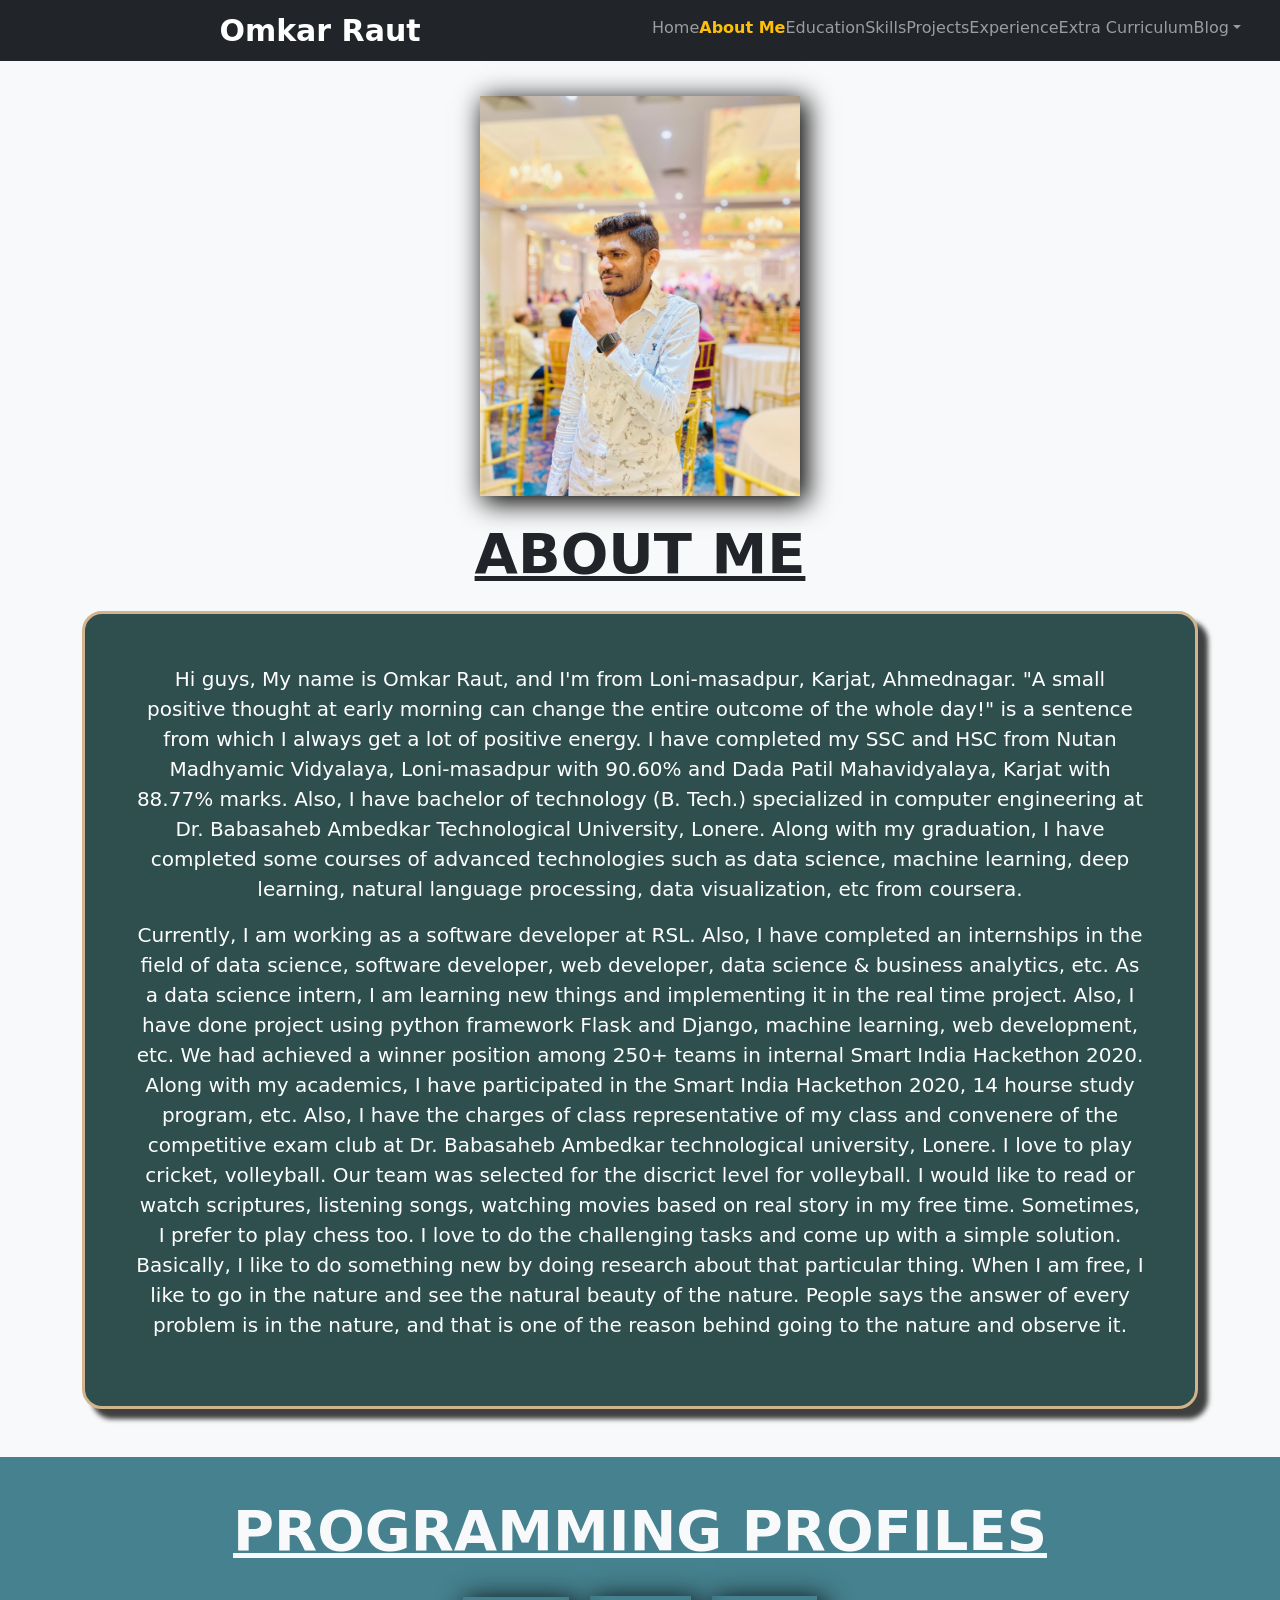
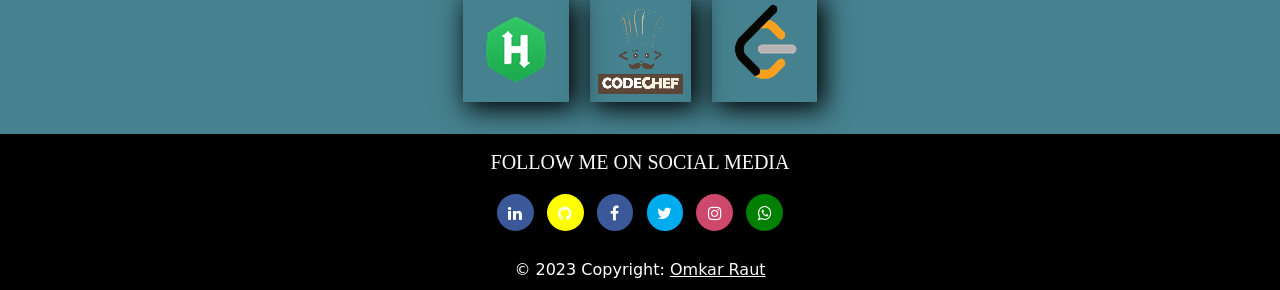
<file: about.html>
<!doctype html>
<html lang="en">
  <head>
    <!-- Required meta tags -->
    <meta charset="utf-8">
    <meta name="viewport" content="width=device-width, initial-scale=1">

    <!-- Bootstrap CSS -->
    <link href="https://cdn.jsdelivr.net/npm/bootstrap@5.0.0-beta2/dist/css/bootstrap.min.css" rel="stylesheet"
        integrity="sha384-BmbxuPwQa2lc/FVzBcNJ7UAyJxM6wuqIj61tLrc4wSX0szH/Ev+nYRRuWlolflfl" crossorigin="anonymous">
    <!-- Add icon library -->
    <link rel="stylesheet" href="https://cdnjs.cloudflare.com/ajax/libs/font-awesome/4.7.0/css/font-awesome.min.css">

    <!-- Google Fonts -->
    <link href="https://fonts.googleapis.com/css?family=Roboto:300,400,500,700&display=swap" rel="stylesheet" />

    <link rel="stylesheet" href="css/style.css">

    <title> About | Omkar Raut </title>

    <style>
      
    </style>
 
  </head>
  <body>
    
    <!-- BAV BAR SECTION START -->
    <section>
      <nav class="navbar-expand-lg navbar-dark bg-dark fixed-top">
          <div class="container-fluid">
              <div class="row pt-2 pb-2">
                  <div class="col-lg-6 text-center">
                      <a class="navbar-brand" id="headername" href="index.html">Omkar Raut</a>
                      <span class="float-end"><button class="navbar-toggler" type="button" data-bs-toggle="collapse"
                              data-bs-target="#navbarSupportedContent" aria-controls="navbarSupportedContent"
                              aria-expanded="false" aria-label="Toggle navigation"><span
                                  class="navbar-toggler-icon"></span></button></span>
                  </div>
                  <div class="col-lg-6 text-center">
                      <div class="collapse navbar-collapse" id="navbarSupportedContent">
                          <ul class="navbar-nav mb-2 mb-lg-0">
                              <li class="nav-item"><a class="nav-link" href="index.html">Home</a></li>
                              <li class="nav-item"><a class="nav-link active text-warning" style="font-weight: bold;" href="about.html">About Me</a></li>
                              <li class="nav-item"><a class="nav-link" href="education.html">Education</a></li>
                              <li class="nav-item"><a class="nav-link" href="skills.html">Skills</a></li>
                              <li class="nav-item"><a class="nav-link" href="projects.html">Projects</a></li>
                              <li class="nav-item"><a class="nav-link" href="experience.html">Experience</a></li>
                              <li class="nav-item"><a class="nav-link" href="extra.html">Extra Curriculum</a></li>
                              <li class="nav-item dropdown">
                                  <a class="nav-link dropdown-toggle" href="#" id="navbarDropdown" role="button"
                                      data-bs-toggle="dropdown" aria-expanded="false">Blog</a>
                                  <ul class="dropdown-menu" aria-labelledby="navbarDropdown">
                                      <li><a class="dropdown-item" href="https://medium.com/machine-learning-concepts"
                                              target="_blank">Medium</a></li>
                                      <li><a class="dropdown-item" href="https://omkarraut.substack.com/"
                                              target="_blank">Substack</a></li>
                                  </ul>
                              </li>
                          </ul>
                      </div>
                  </div>
              </div>
          </div>
      </nav>
    </section>
    <!-- BAV BAR SECTION END -->

    <!-- ABOUT ME SECTION START -->
    <section>
      <div class="container-fluid bg-light pt-5 mt-5 pb-5">
        <div class="container text-center">
          <img class="img-fluid" src="img/omkar2.jpg" alt="Your Photo" style="max-height: 400px; box-shadow: 5px 5px 25px 2px black;">
          <h1 class="text-center mb-4 mt-4 text-dark display-4 fw-bold"><u>ABOUT ME</u></h1>
          <div class="about-box">
            <p class="lead">Hi guys, My name is Omkar Raut, and I'm from Loni-masadpur, Karjat, Ahmednagar. "A small positive thought at early morning can change the entire outcome of the whole day!" is a sentence from which I always get a lot of positive energy. I have completed my SSC and HSC from Nutan Madhyamic Vidyalaya, Loni-masadpur with 90.60% and Dada Patil Mahavidyalaya, Karjat with 88.77% marks. Also, I have bachelor of technology (B. Tech.) specialized in computer engineering at Dr. Babasaheb Ambedkar Technological University, Lonere. Along with my graduation, I have completed some courses of advanced technologies such as data science, machine learning, deep learning, natural language processing, data visualization, etc from coursera.</p>
            <p class="lead">Currently, I am working as a software developer at RSL. Also, I have completed an internships in the field of data science, software developer, web developer, data science & business analytics, etc. As a data science intern, I am learning new things and implementing it in the real time project. Also, I have done project using python framework Flask and Django, machine learning, web development, etc. We had achieved a winner position among 250+ teams in internal Smart India Hackethon 2020. Along with my academics, I have participated in the Smart India Hackethon 2020, 14 hourse study program, etc. Also, I have the charges of class representative of my class and convenere of the competitive exam club at Dr. Babasaheb Ambedkar technological university, Lonere. I love to play cricket, volleyball. Our team was selected for the discrict level for volleyball. I would like to read or watch scriptures, listening songs, watching movies based on real story in my free time. Sometimes, I prefer to play chess too. I love to do the challenging tasks and come up with a simple solution. Basically, I like to do something new by doing research about that particular thing. When I am free, I like to go in the nature and see the natural beauty of the nature. People says the answer of every problem is in the nature, and that is one of the reason behind going to the nature and observe it.</p>
          </div>
        </div>
      </div>
    </section>
    <!-- ABOUT ME SECTION END -->

    <!-- PROGRAMMING PROFILE SECTION START -->
    <section>
      <div class="container-fluid pt-3 pb-4 text-light" style="background-color: #45818e;">
        <h1 class="text-center mb-4 mt-4 display-4 fw-bold"><u>PROGRAMMING PROFILES</u></h1>
        <div style="text-align: center;">
          <a href="https://www.hackerrank.com/omkar_raut2355" target="_blank"><img src="img/hackerrank.png" alt="" style="box-shadow: 5px 5px 25px 2px black;" class="p-2 m-2"></a>
          <a href="https://www.codechef.com/users/omkarraut" target="_blank"><img src="img/cchef.png" alt="" style="box-shadow: 5px 5px 25px 2px black;" class="p-2 m-2"></a>
          <a href="https://leetcode.com/omkarraut333/" target="_blank"><img src="img/leetcode.png" alt="" style="box-shadow: 5px 5px 25px 2px black;" class="p-2 m-2"></a>
        </div>
      </div>
    </section>
    <!-- PROGRAMMING PROFILE SECTION END -->

    <!-- FOOTER SECTION START -->
    <section>
      <footer class="text-center text-lg-start pt-3" style="background-color:black;">
        <div class="container" data-aos="zoom-in" data-aos-duration="2000">
          <div class="row">
            <h5 class="text-uppercase font-weight-bold text-center mb-3 text-light" style="font-family:Roboto-black;">Follow me on social media</h5>
            <ul class="socialIcons">
              <li class="linkedin"><a href="https://www.linkedin.com/in/omkar-santosh-raut/" target="_blank"><i class="fa fa-fw fa-linkedin"></i>LinkedIn</a></li>
              <li class="github"><a href="https://github.com/omkarsantoshraut" target="_blank"><i class="fa fa-fw fa-github"></i>GitHub</a></li>
              <li class="facebook"><a href="https://www.facebook.com/omkar.raut.94849/" target="_blank"><i class="fa fa-fw fa-facebook"></i>Facebook</a></li>
              <li class="twitter"><a href="https://twitter.com/Omkar56694166" target="_blank"><i class="fa fa-fw fa-twitter"></i>Twitter</a></li>
              <li class="instagram"><a href="https://www.instagram.com/omkaraut333/" target="_blank"><i class="fa fa-fw fa-instagram"></i>Instagram</a></li>
              <li class="whatsapp"><a href="https://wa.me/917559326095?text=Hello,%20Omkar.%20I%20want%20to%20talk%20to%20you." target="_blank"><i class="fa fa-fw fa-whatsapp"></i>WhatsApp</a></li>
            </ul>

          </div>
        </div>

        <!-- Copyright -->
        <div class="text-center pb-2" style="background-color: black; color: white;">
          © 2023 Copyright:
          <a class="text-light" href="index.html">Omkar Raut</a>
        </div>
        <!-- Copyright -->
      </footer>
    </section>
    <!-- FOOTER SECTION END -->


    <!-- SCRIPT FILE ATTACHMENT START -->
    <script src="https://cdn.jsdelivr.net/npm/bootstrap@5.0.0-beta2/dist/js/bootstrap.bundle.min.js" integrity="sha384-b5kHyXgcpbZJO/tY9Ul7kGkf1S0CWuKcCD38l8YkeH8z8QjE0GmW1gYU5S9FOnJ0" crossorigin="anonymous"></script>
    <script src="js/script.js"></script>
    <script>
        AOS.init();
    </script>
    <!-- SCRIPT FILE ATTACHMENT START -->

  </body>
</html>
</file>
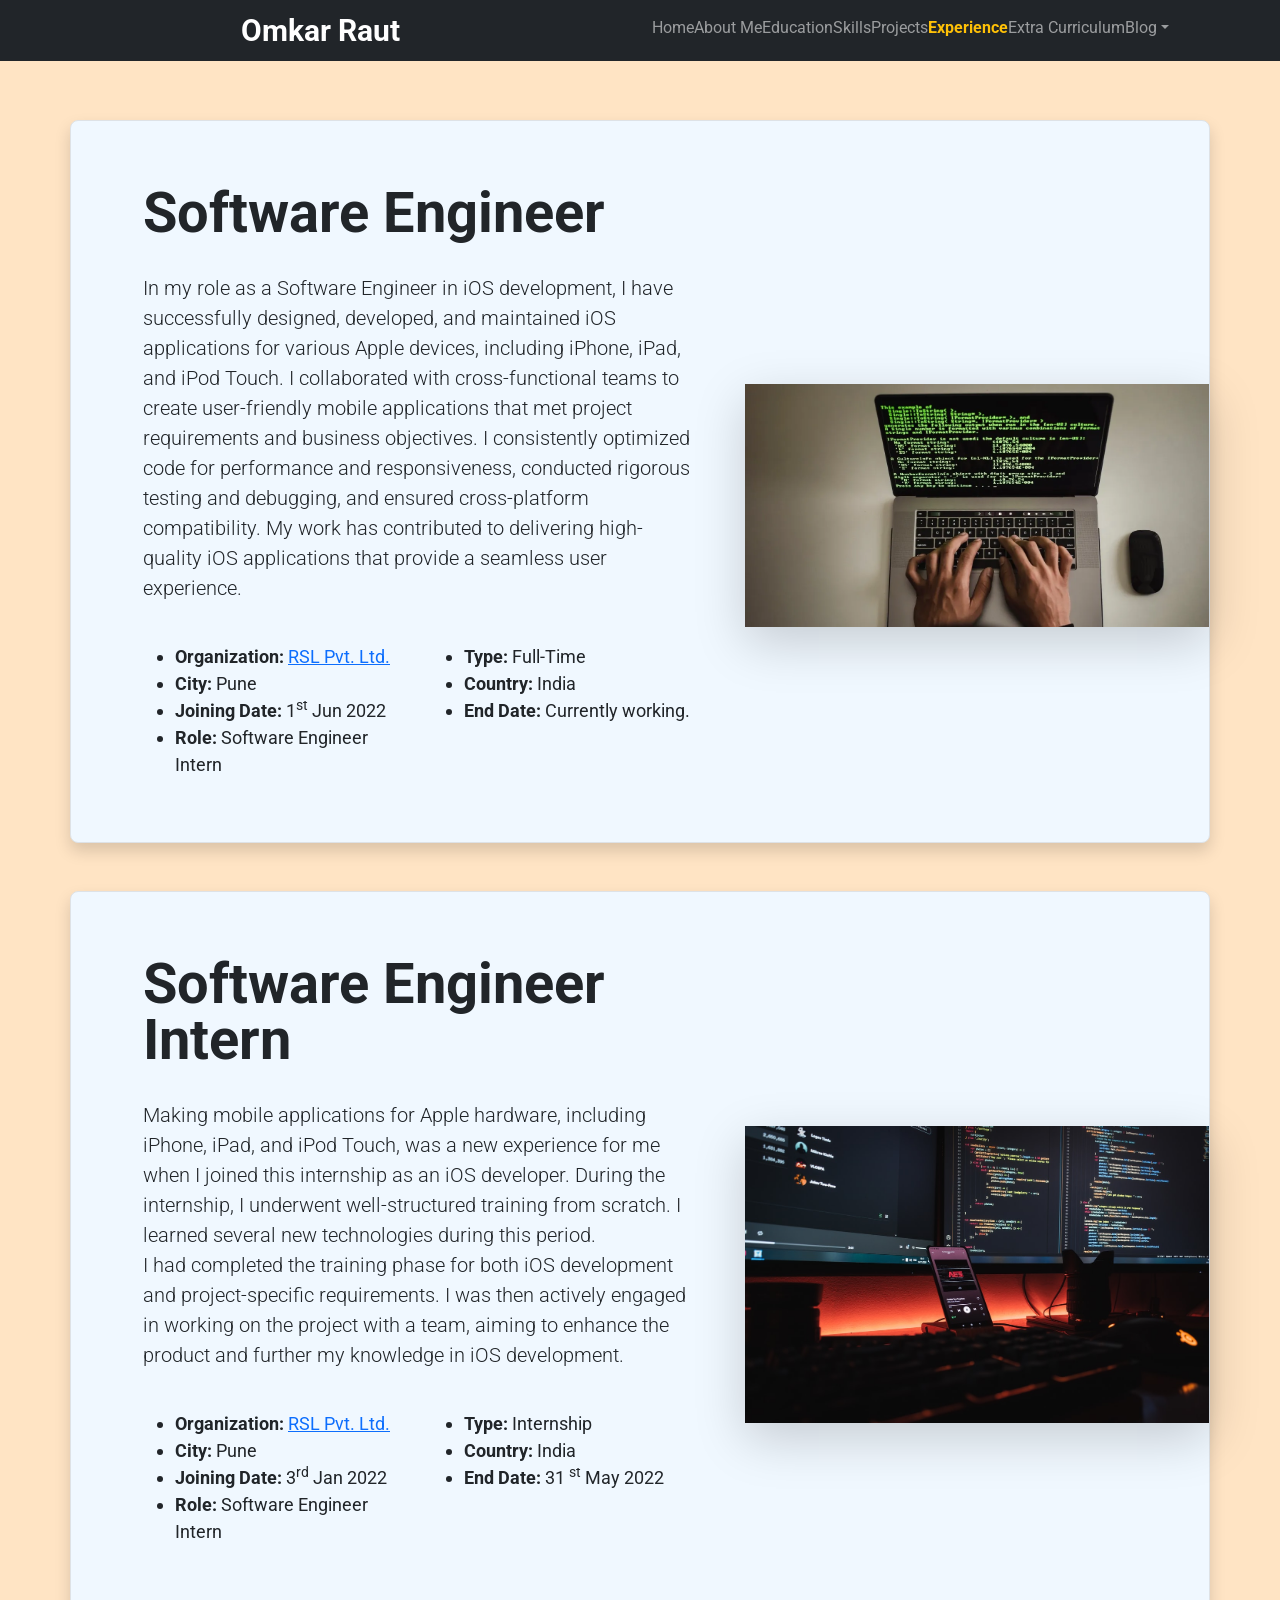
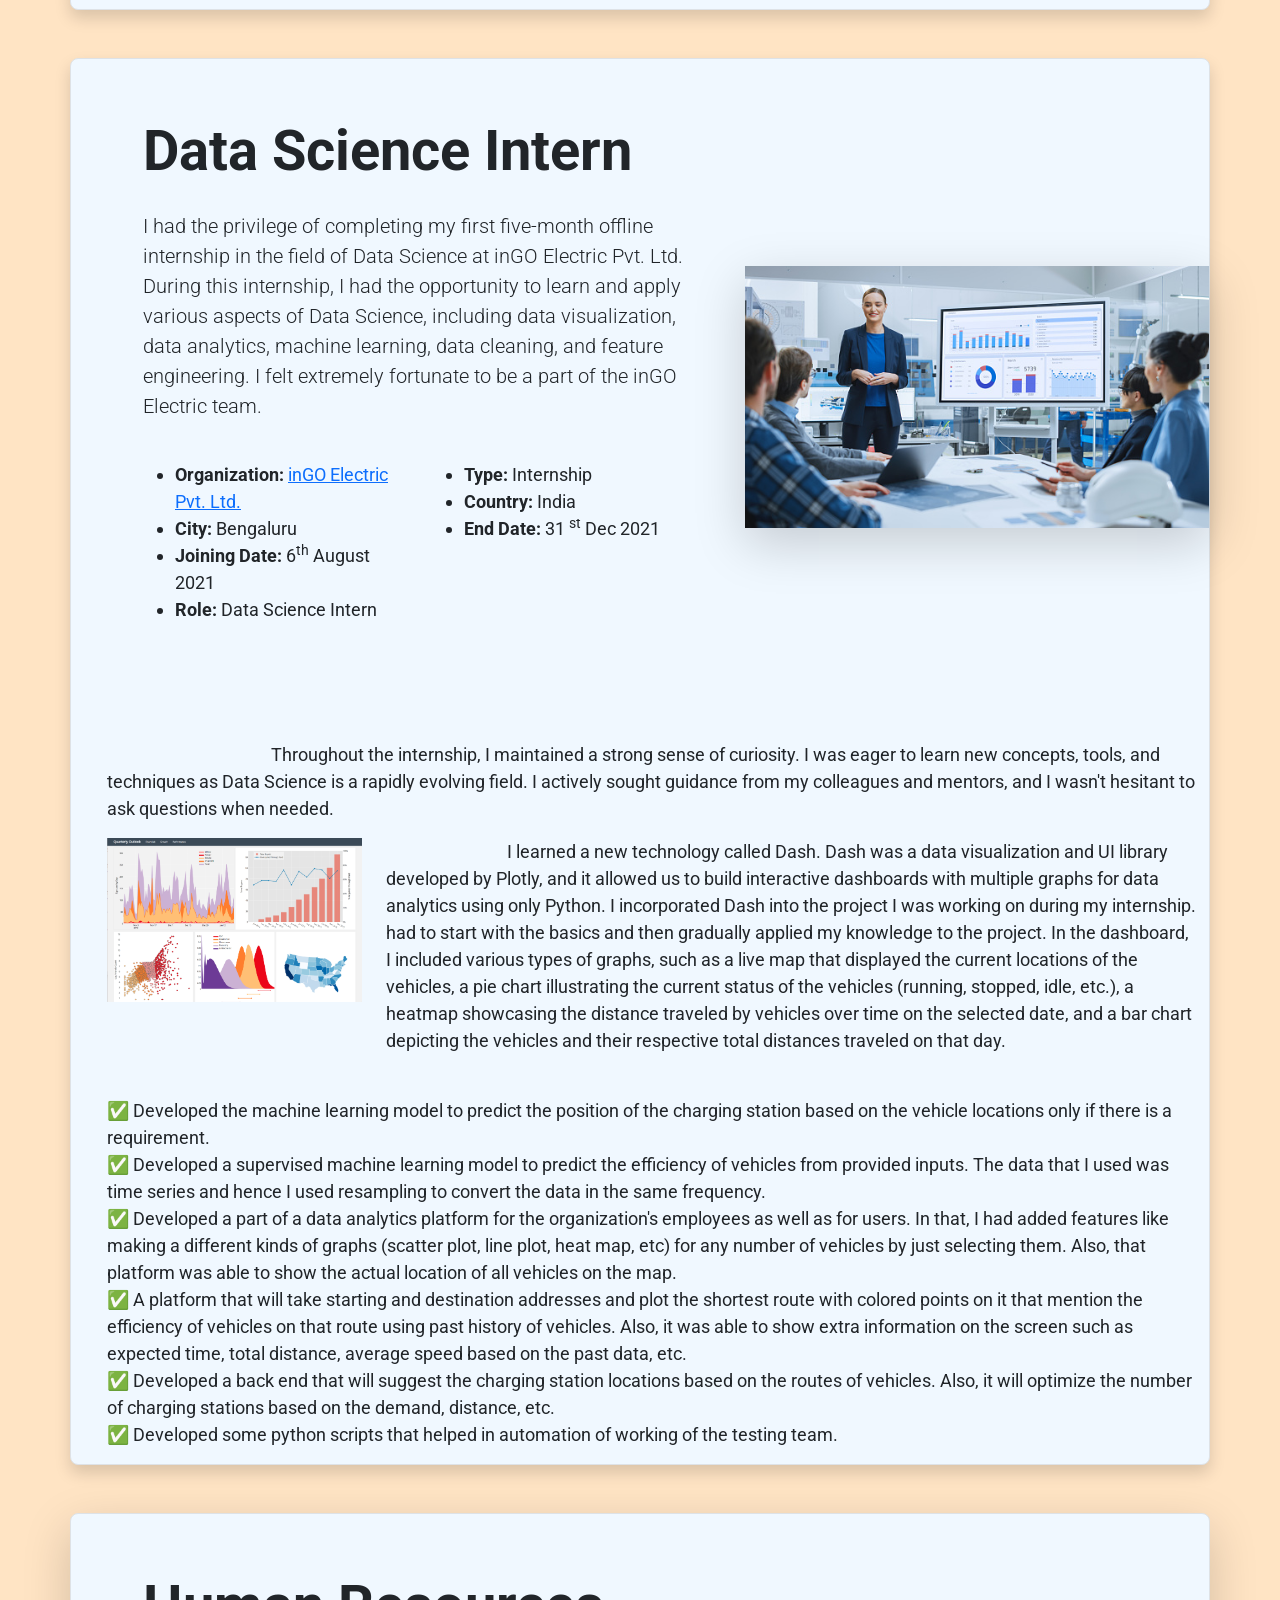
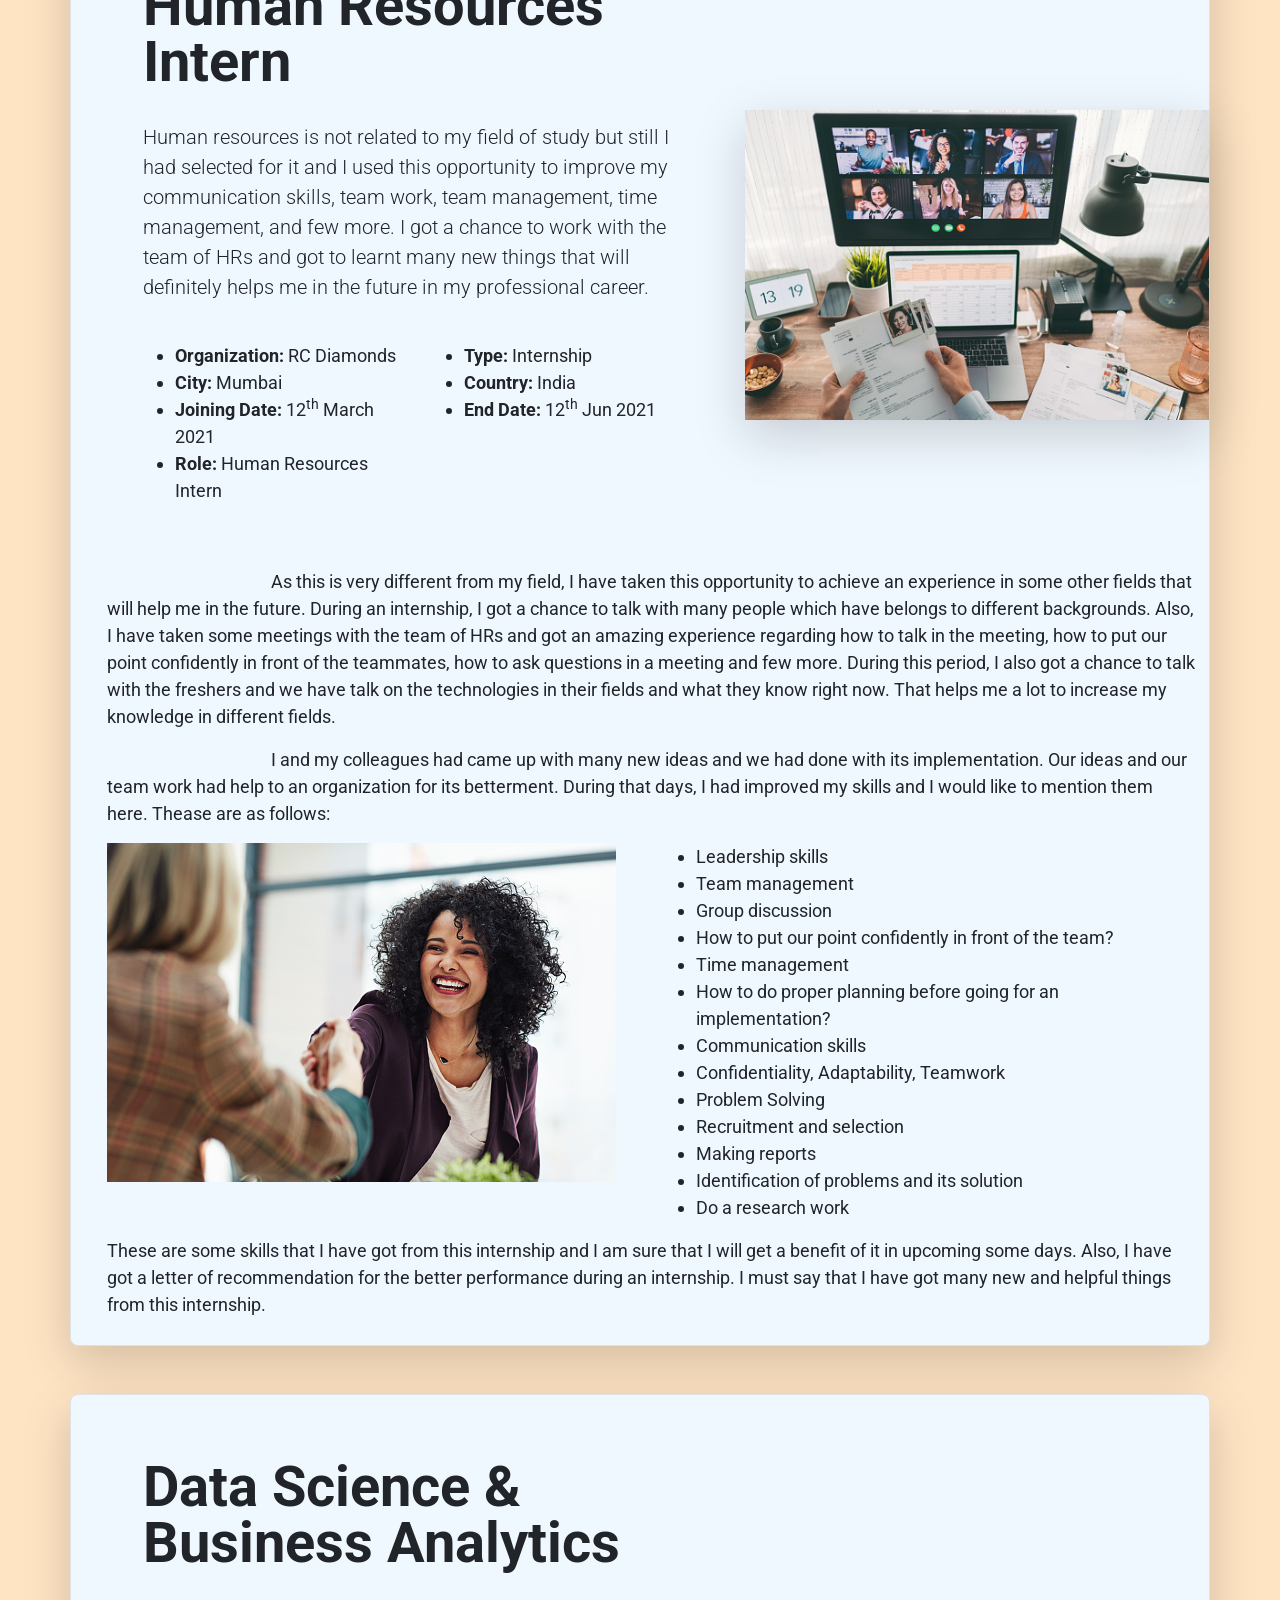
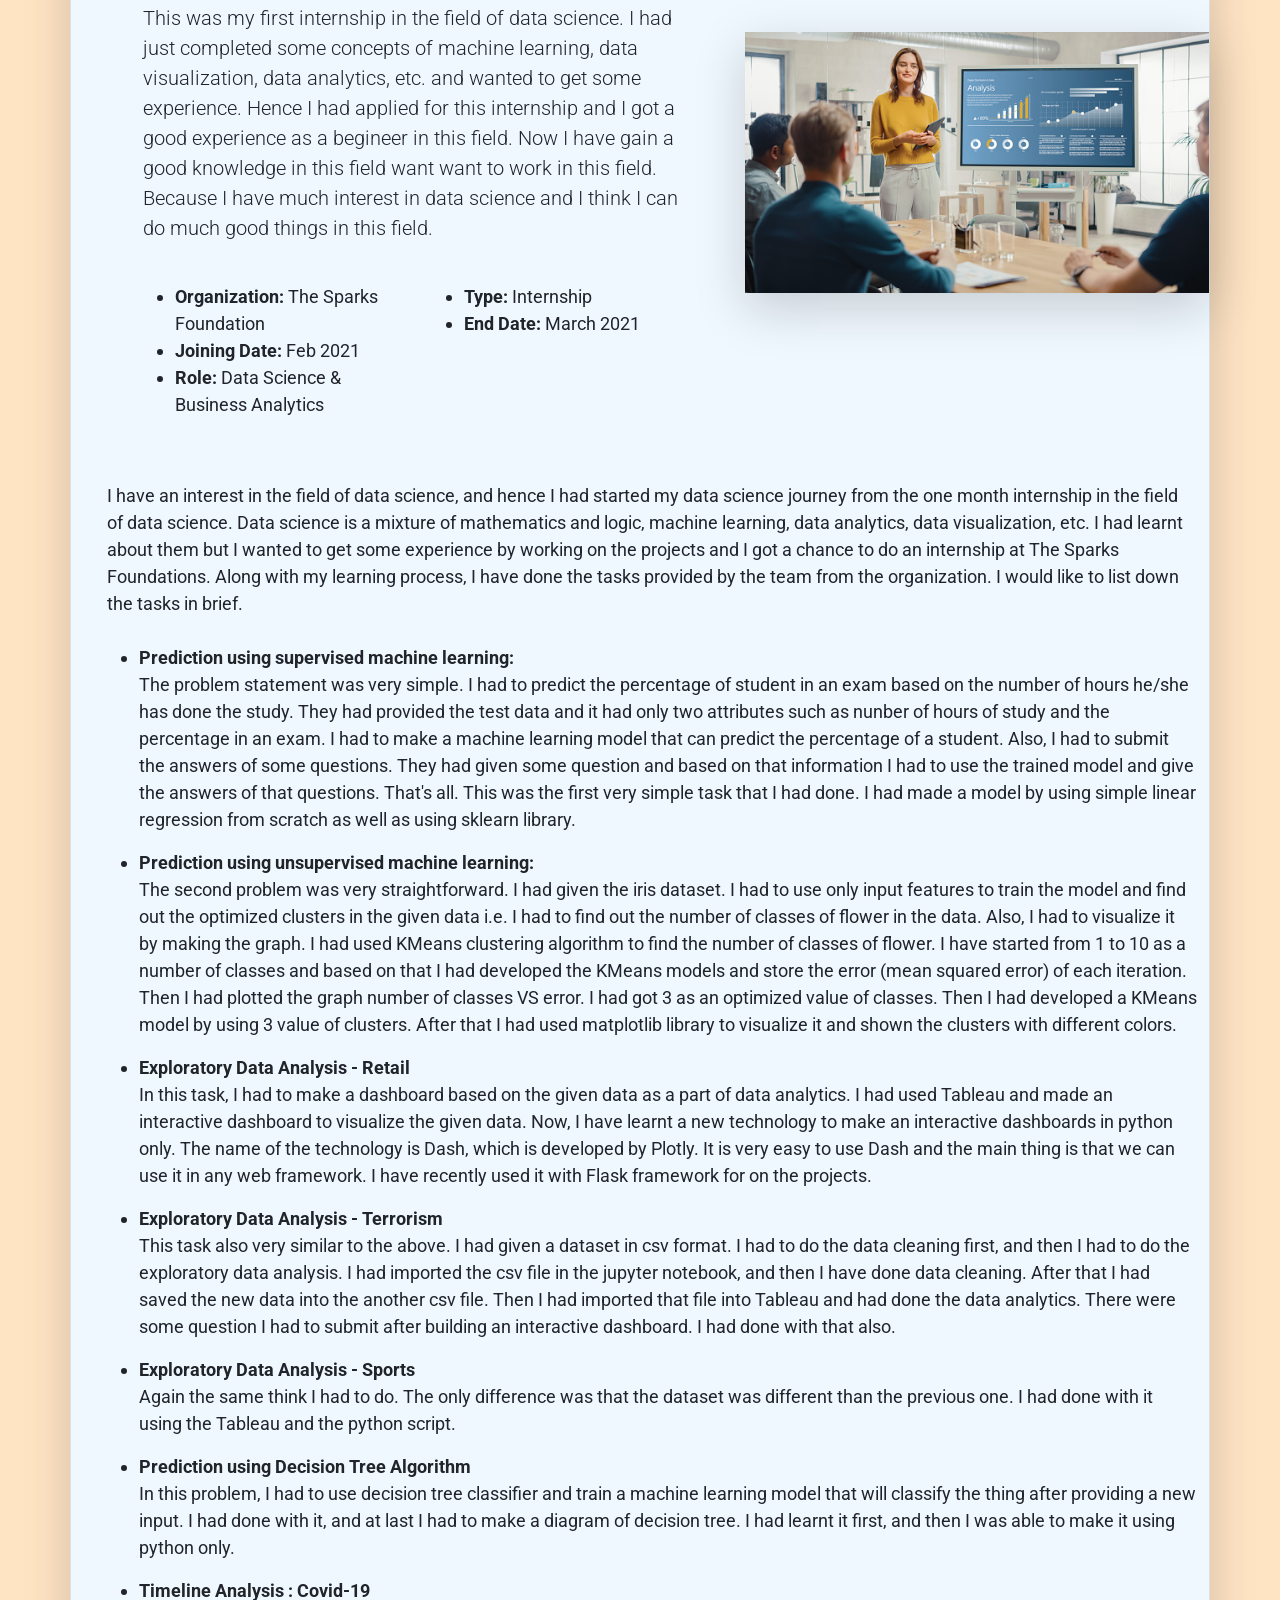
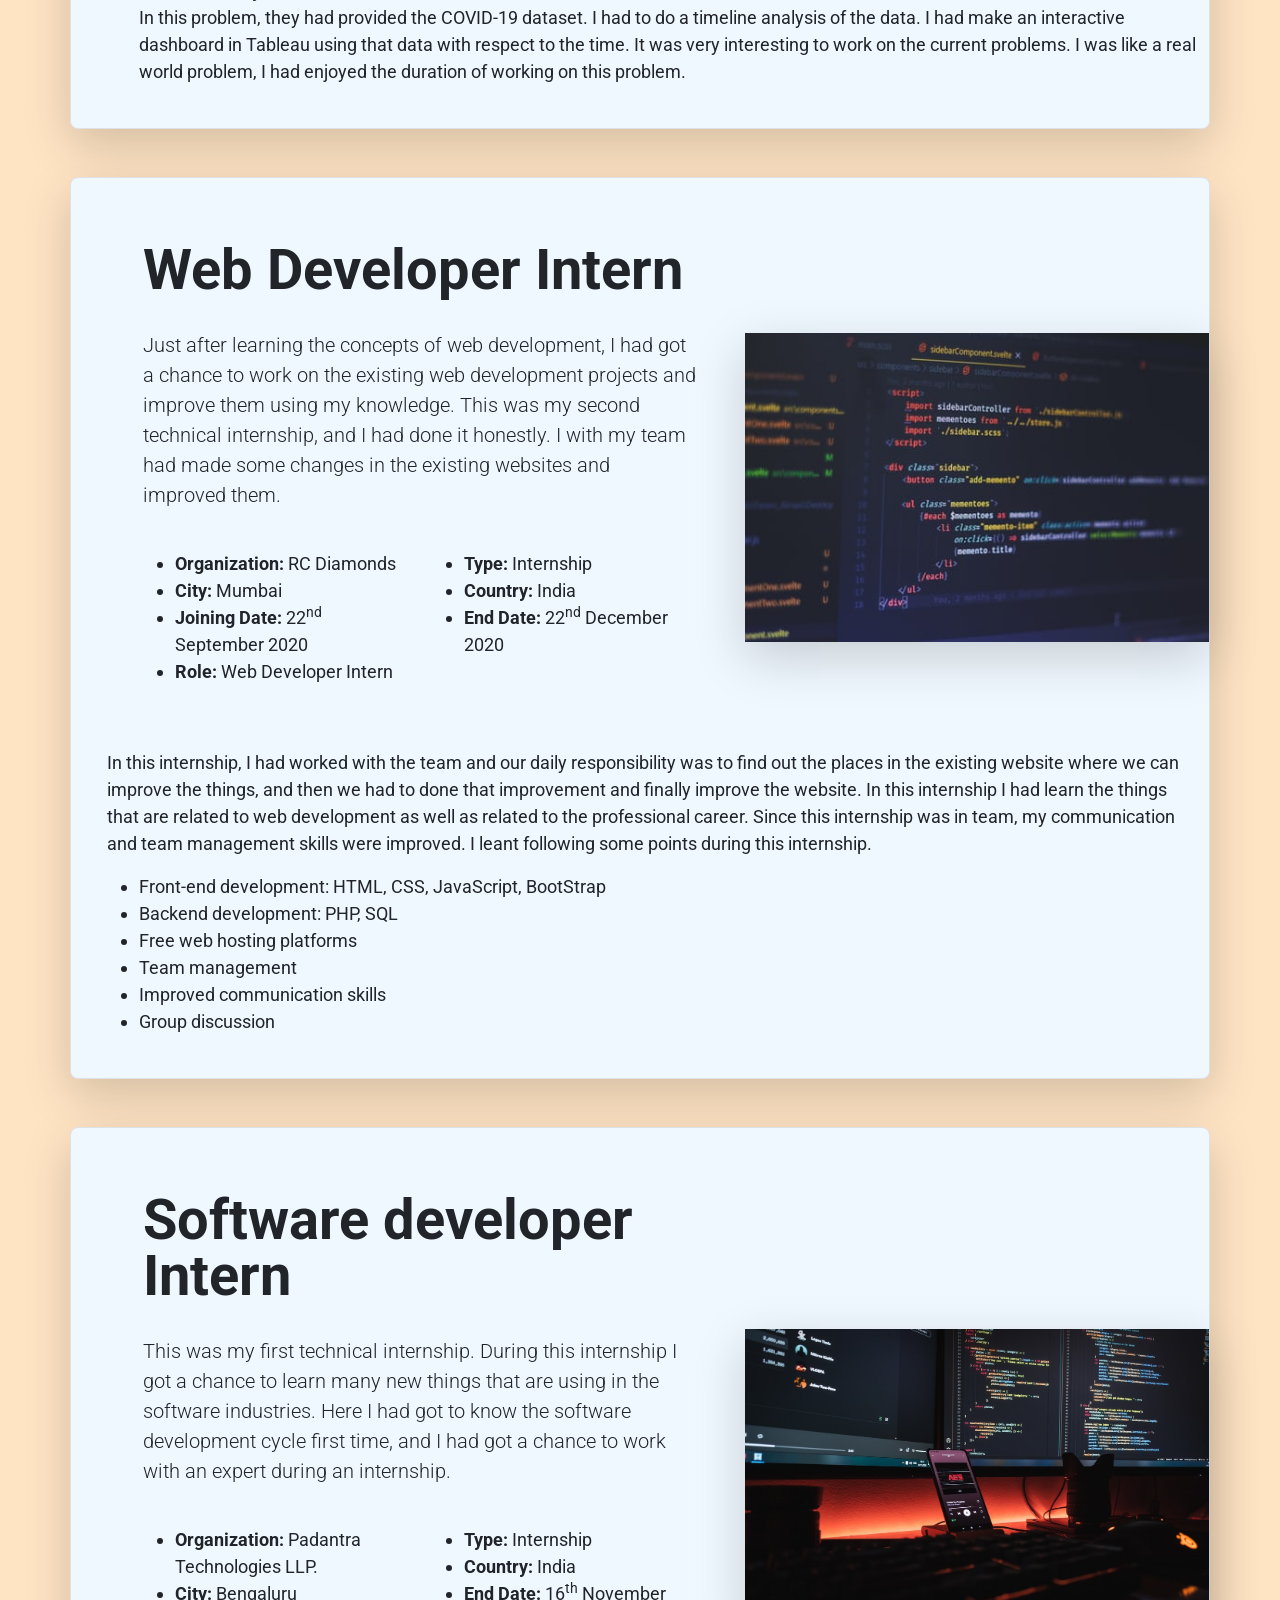
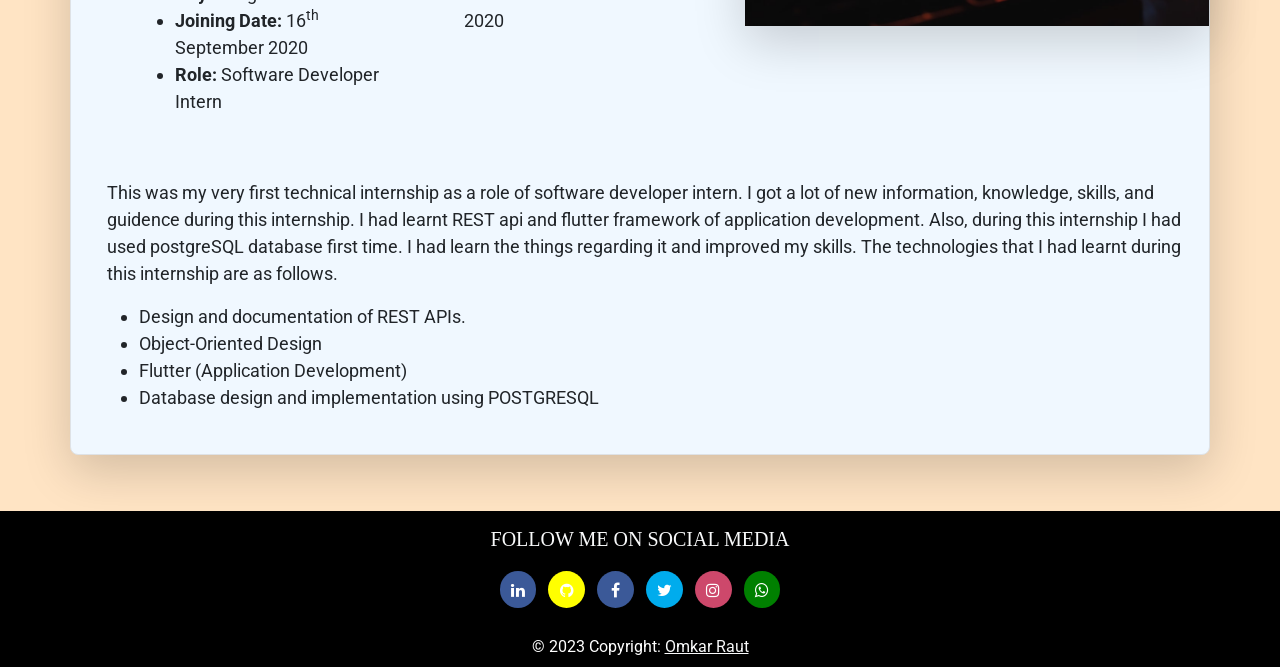
<file: experience.html>
<!doctype html>
<html lang="en">
  <head>
    <!-- Required meta tags -->
    <meta charset="utf-8">
    <meta name="viewport" content="width=device-width, initial-scale=1">

    <!-- Bootstrap CSS -->
    <link href="https://cdn.jsdelivr.net/npm/bootstrap@5.0.0-beta2/dist/css/bootstrap.min.css" rel="stylesheet"
        integrity="sha384-BmbxuPwQa2lc/FVzBcNJ7UAyJxM6wuqIj61tLrc4wSX0szH/Ev+nYRRuWlolflfl" crossorigin="anonymous">
    <!-- Add icon library -->
    <link rel="stylesheet" href="https://cdnjs.cloudflare.com/ajax/libs/font-awesome/4.7.0/css/font-awesome.min.css">

    <!-- Google Fonts -->
    <link href="https://fonts.googleapis.com/css?family=Roboto:300,400,500,700&display=swap" rel="stylesheet" />

    <link rel="stylesheet" href="css/style.css">

  <link rel="stylesheet" href="css/style2.css">

    <title> Experience | Omkar Raut </title>

    <style>
        body {
            font-family: 'Roboto';
        }
    </style>

  </head>
  <body>
    <!-- BAV BAR SECTION START -->
    <section>
        <nav class="navbar-expand-lg navbar-dark bg-dark fixed-top">
            <div class="container-fluid">
                <div class="row pt-2 pb-2">
                    <div class="col-lg-6 text-center">
                        <a class="navbar-brand" id="headername" href="index.html">Omkar Raut</a>
                        <span class="float-end"><button class="navbar-toggler" type="button" data-bs-toggle="collapse"
                                data-bs-target="#navbarSupportedContent" aria-controls="navbarSupportedContent"
                                aria-expanded="false" aria-label="Toggle navigation"><span
                                    class="navbar-toggler-icon"></span></button></span>
                    </div>
                    <div class="col-lg-6 text-center">
                        <div class="collapse navbar-collapse" id="navbarSupportedContent">
                            <ul class="navbar-nav mb-2 mb-lg-0">
                                <li class="nav-item"><a class="nav-link" href="index.html">Home</a></li>
                                <li class="nav-item"><a class="nav-link" href="about.html">About Me</a></li>
                                <li class="nav-item"><a class="nav-link" href="education.html">Education</a></li>
                                <li class="nav-item"><a class="nav-link" href="skills.html">Skills</a></li>
                                <li class="nav-item"><a class="nav-link" href="projects.html">Projects</a></li>
                                <li class="nav-item"><a class="nav-link active text-warning" style="font-weight: bold;" href="experience.html">Experience</a></li>
                                <li class="nav-item"><a class="nav-link" href="extra.html">Extra Curriculum</a></li>
                                <li class="nav-item dropdown">
                                    <a class="nav-link dropdown-toggle" href="#" id="navbarDropdown" role="button"
                                        data-bs-toggle="dropdown" aria-expanded="false">Blog</a>
                                    <ul class="dropdown-menu" aria-labelledby="navbarDropdown">
                                        <li><a class="dropdown-item" href="https://medium.com/machine-learning-concepts"
                                                target="_blank">Medium</a></li>
                                        <li><a class="dropdown-item" href="https://omkarraut.substack.com/"
                                                target="_blank">Substack</a></li>
                                    </ul>
                                </li>
                            </ul>
                        </div>
                    </div>
                </div>
            </div>
        </nav>
    </section>
    <!-- BAV BAR SECTION END -->
    
    <!-- EXPERIENCE SECTION START -->
    <section>
        <div class="container-fluid mt-4 pt-5 pb-2" style="background-color: bisque;">
            <div class="container my-5">
                <div class="row p-4 pb-0 pe-lg-0 pt-lg-5 align-items-center rounded-3 border shadow" style="background-color: aliceblue;">
                    <div class="col-lg-7 p-3 p-lg-5 pt-lg-3">
                        <h1 class="display-4 fw-bold lh-1">Software Engineer</h1><br>
                        <p class="lead">
                            In my role as a Software Engineer in iOS development, I have successfully designed, developed, and maintained iOS applications for various Apple devices, including iPhone, iPad, and iPod Touch. I collaborated with cross-functional teams to create user-friendly mobile applications that met project requirements and business objectives. I consistently optimized code for performance and responsiveness, conducted rigorous testing and debugging, and ensured cross-platform compatibility. My work has contributed to delivering high-quality iOS applications that provide a seamless user experience.
                        </p><br>
                        <div class="row" style="font-size: 18px;">
                            <div class="col-md-6">
                                <ul>
                                    <li><b>Organization: </b><a href="https://rajasoftwarelabs.com/" target="_blank">RSL Pvt. Ltd.</a></li>
                                    <li><b>City: </b>Pune</li>
                                    <li><b>Joining Date: </b>1<sup>st</sup> Jun 2022</li>
                                    <li><b>Role: </b>Software Engineer Intern</li>
                                </ul>
                            </div>
                            <div class="col-md-6">
                                <ul>
                                    <li><b>Type: </b>Full-Time</li>
                                    <li><b>Country: </b>India</li>
                                    <li><b>End Date: </b>Currently working.</li>
                                </ul>
                            </div>
                        </div>
                    </div>
                    <div class="col-lg-5 p-0 overflow-hidden shadow-lg">
                        <img src="img/software.webp" class="img-fluid" alt="">
                    </div>
                </div>
            </div>
    
            <div class="container my-5">
                <div class="row p-4 pb-0 pe-lg-0 pt-lg-5 align-items-center rounded-3 border shadow" style="background-color: aliceblue;">
                    <div class="col-lg-7 p-3 p-lg-5 pt-lg-3">
                        <h1 class="display-4 fw-bold lh-1">Software Engineer Intern</h1><br>
                        <p class="lead">
                            Making mobile applications for Apple hardware, including iPhone, iPad, and iPod Touch, was a new experience for me when I joined this internship as an iOS developer. During the internship, I underwent well-structured training from scratch. I learned several new technologies during this period.
                            <br> I had completed the training phase for both iOS development and project-specific requirements. I was then actively engaged in working on the project with a team, aiming to enhance the product and further my knowledge in iOS development.
                        </p><br>
                        <div class="row" style="font-size: 18px;">
                            <div class="col-md-6">
                                <ul>
                                    <li><b>Organization: </b><a href="https://rajasoftwarelabs.com/" target="_blank">RSL Pvt. Ltd.</a></li>
                                    <li><b>City: </b>Pune</li>
                                    <li><b>Joining Date: </b>3<sup>rd</sup> Jan 2022</li>
                                    <li><b>Role: </b>Software Engineer Intern</li>
                                </ul>
                            </div>
                            <div class="col-md-6">
                                <ul>
                                    <li><b>Type: </b>Internship</li>
                                    <li><b>Country: </b>India</li>
                                    <li><b>End Date: </b>31 <sup>st</sup> May 2022</li>
                                </ul>
                            </div>
                        </div>
                      </div>
                    <div class="col-lg-5 p-0 overflow-hidden shadow-lg">
                        <img src="img/sd.jfif" class="img-fluid" alt="">
                    </div>
                </div>
            </div>
    
            <div class="container my-5">
                <div class="row p-4 pb-0 pe-lg-0 pt-lg-5 align-items-center rounded-3 border shadow" style="background-color: aliceblue;">
                    <div class="col-lg-7 p-3 p-lg-5 pt-lg-3">
                        <h1 class="display-4 fw-bold lh-1">Data Science Intern</h1><br>
                        <p class="lead">
                            I had the privilege of completing my first five-month offline internship in the field of Data Science at inGO Electric Pvt. Ltd. During this internship, I had the opportunity to learn and apply various aspects of Data Science, including data visualization, data analytics, machine learning, data cleaning, and feature engineering. I felt extremely fortunate to be a part of the inGO Electric team.
                        </p><br>
                        <div class="row" style="font-size: 18px;">
                            <div class="col-md-6">
                                <ul>
                                    <li><b>Organization: </b><a href="https://ingoelectric.com/" target="_blank">inGO Electric Pvt. Ltd.</a></li>
                                    <li><b>City: </b>Bengaluru</li>
                                    <li><b>Joining Date: </b>6<sup>th</sup> August 2021</li>
                                    <li><b>Role: </b>Data Science Intern</li>
                                </ul>
                            </div>
                            <div class="col-md-6">
                                <ul>
                                    <li><b>Type: </b>Internship</li>
                                    <li><b>Country: </b>India</li>
                                    <li><b>End Date: </b>31 <sup>st</sup> Dec 2021</li>
                                </ul>
                            </div>
                        </div>
                      </div>
                    <div class="col-lg-5 p-0 overflow-hidden shadow-lg">
                        <img src="img/dsingo.jpg" class="img-fluid" alt="">
                    </div>
    
                    
                    <div style="font-size: 18px;">
                        <br><br>
                        <p style="text-indent: 15%;">
                            Throughout the internship, I maintained a strong sense of curiosity. I was eager to learn new concepts, tools, and techniques as Data Science is a rapidly evolving field. I actively sought guidance from my colleagues and mentors, and I wasn't hesitant to ask questions when needed.
                        </p>
                        <div class="row">
                            <div class="col-md-3">
                                <img src="img/dash.png" class="img-fluid" alt="">
                            </div>
                            <div class="col-md-9">
                                <p style="text-indent: 15%;">
                                    I learned a new technology called Dash. Dash was a data visualization and UI library developed by Plotly, and it allowed us to build interactive dashboards with multiple graphs for data analytics using only Python. I incorporated Dash into the project I was working on during my internship.
                                    had to start with the basics and then gradually applied my knowledge to the project. In the dashboard, I included various types of graphs, such as a live map that displayed the current locations of the vehicles, a pie chart illustrating the current status of the vehicles (running, stopped, idle, etc.), a heatmap showcasing the distance traveled by vehicles over time on the selected date, and a bar chart depicting the vehicles and their respective total distances traveled on that day.
                                </p>
                            </div>
                        </div>
    
                        <p style="text-indent: 15%;"> <br>
                            ✅ Developed the machine learning model to predict the position of the charging station based on the vehicle locations only if there is a requirement.
                            <br>
                            ✅ Developed a supervised machine learning model to predict the efficiency of vehicles from provided inputs. The data that I used was time series and hence I used resampling to convert the data in the same frequency.
                            <br>
                            ✅ Developed a part of a data analytics platform for the organization's employees as well as for users. In that, I had added features like making a different kinds of graphs (scatter plot, line plot, heat map, etc) for any number of vehicles by just selecting them. Also, that platform was able to show the actual location of all vehicles on the map.
                            <br>
                            ✅ A platform that will take starting and destination addresses and plot the shortest route with colored points on it that mention the efficiency of vehicles on that route using past history of vehicles. Also, it was able to show extra information on the screen such as expected time, total distance, average speed based on the past data, etc.
                            <br>
                            ✅ Developed a back end that will suggest the charging station locations based on the routes of vehicles. Also, it will optimize the number of charging stations based on the demand, distance, etc.
                            <br>
                            ✅ Developed some python scripts that helped in automation of working of the testing team.
                            <br>
                        </p>
    
                        
                    </div>
                    
                </div>
            </div>
    
            <div class="container my-5">
                <div class="row p-4 pb-0 pe-lg-0 pt-lg-5 align-items-center rounded-3 border shadow-lg" style="background-color: aliceblue;">
                    <div class="col-lg-7 p-3 p-lg-5 pt-lg-3">
                        <h1 class="display-4 fw-bold lh-1">Human Resources Intern</h1><br>
                        <p class="lead">
                            Human resources is not related to my field of study but still I had selected for it and I used this opportunity to improve my 
                            communication skills, team work, team management, time management, and few more. I got a chance to work with the team of HRs
                            and got to learnt many new things that will definitely helps me in the future in my professional career.
                        </p><br>
                        <div class="row" style="font-size: 18px;">
                            <div class="col-md-6">
                                <ul>
                                    <li><b>Organization: </b>RC Diamonds</li>
                                    <li><b>City: </b>Mumbai</li>
                                    <li><b>Joining Date: </b>12<sup>th</sup> March 2021</li>
                                    <li><b>Role: </b>Human Resources Intern</li>
                                </ul>
                            </div>
                            <div class="col-md-6">
                                <ul>
                                    <li><b>Type: </b>Internship</li>
                                    <li><b>Country: </b>India</li>
                                    <li><b>End Date: </b>12<sup>th</sup> Jun 2021</li>
                                </ul>
                            </div>
                        </div>
                      </div>
                    <div class="col-lg-5 p-0 overflow-hidden shadow-lg">
                        <img src="img/hr.jpg" class="img-fluid" alt="">
                    </div>
    
                    
                    <div style="font-size: 18px;">
                        <p style="text-indent: 15%;">
                            As this is very different from my field, I have taken this opportunity to achieve an experience in some other fields that will help me in the 
                            future. During an internship, I got a chance to talk with many people which have belongs to different backgrounds. Also, I have taken some meetings
                            with the team of HRs and got an amazing experience regarding how to talk in the meeting, how to put our point confidently in front of the teammates,
                            how to ask questions in a meeting and few more. During this period, I also got a chance to talk with the freshers and we have talk on the technologies
                            in their fields and what they know right now. That helps me a lot to increase my knowledge in different fields.
                        </p>
                        <p style="text-indent: 15%;">
                            I and my colleagues had came up with many new ideas and we had done with its implementation. Our ideas and our team work had help to an organization
                            for its betterment. During that days, I had improved my skills and I would like to mention them here. Thease are as follows:
                        </p>
                        
                        <div class="row">
                            <div class="col-md-6">
                                <img src="img/hr1.jpg" class="img-fluid" alt="">
                            </div>
                            <div class="col-md-6">
                                <ul>
                                    <li>Leadership skills</li>
                                    <li>Team management</li>
                                    <li>Group discussion</li>
                                    <li>How to put our point confidently in front of the team?</li>
                                    <li>Time management</li>
                                    <li>How to do proper planning before going for an implementation?</li>
                                    <li>Communication skills</li>
                                    <li>Confidentiality, Adaptability, Teamwork</li>
                                    <li>Problem Solving</li>
                                    <li>Recruitment and selection</li>
                                    <li>Making reports</li>
                                    <li>Identification of problems and its solution</li>
                                    <li>Do a research work</li>
                                </ul>
                            </div>
                        </div>
                        These are some skills that I have got from this internship and I am sure that I will get a benefit of it in upcoming some days.
                        Also, I have got a letter of recommendation for the better performance during an internship. I must say that I have got many
                        new and helpful things from this internship.
                        <br><br>
                    </div>
                    
                    
                </div>
            </div>
    
            <div class="container my-5">
                <div class="row p-4 pb-0 pe-lg-0 pt-lg-5 align-items-center rounded-3 border shadow-lg" style="background-color: aliceblue;">
                    <div class="col-lg-7 p-3 p-lg-5 pt-lg-3">
                        <h1 class="display-4 fw-bold lh-1">Data Science & Business Analytics</h1><br>
                        <p class="lead">
                            This was my first internship in the field of data science. I had just completed some concepts of machine learning, data visualization,
                            data analytics, etc. and wanted to get some experience. Hence I had applied for this internship and I got a good experience as a begineer
                            in this field. Now I have gain a good knowledge in this field want want to work in this field. Because I have much interest in data science
                            and I think I can do much good things in this field.
                        </p><br>
                        <div class="row" style="font-size: 18px;">
                            <div class="col-md-6">
                                <ul>
                                    <li><b>Organization: </b>The Sparks Foundation</li>
                                    <li><b>Joining Date: </b> Feb 2021</li>
                                    <li><b>Role: </b>Data Science & Business Analytics</li>
                                </ul>
                            </div>
                            <div class="col-md-6">
                                <ul>
                                    <li><b>Type: </b>Internship</li>
                                    <li><b>End Date: </b>March 2021</li>
                                </ul>
                            </div>
                        </div>
                    </div>
                    <div class="col-lg-5 p-0 overflow-hidden shadow-lg">
                        <img src="img/dsspark.jpg" class="img-fluid" alt="">
                    </div>
    
                    <div style="font-size: 18px;">
                        I have an interest in the field of data science, and hence I had started my data science journey from the one month internship in the 
                        field of data science. Data science is a mixture of mathematics and logic, machine learning, data analytics, data visualization, etc. 
                        I had learnt about them but I wanted to get some experience by working on the projects and I got a chance to do an internship at The Sparks
                        Foundations. Along with my learning process, I have done the tasks provided by the team from the organization. I would like to list down the tasks in brief.
                        <br><br>
                        <ul>
                            <li>
                                <b>Prediction using supervised machine learning:</b>
                                <p>
                                    The problem statement was very simple. I had to predict the percentage of student in an exam based on the number of hours
                                    he/she has done the study. They had provided the test data and it had only two attributes such as nunber of hours of study and
                                    the percentage in an exam. I had to make a machine learning model that can predict the percentage of a student. Also, I had to 
                                    submit the answers of some questions. They had given some question and based on that information I had to use the trained model 
                                    and give the answers of that questions. That's all. This was the first very simple task that I had done. I had made a model by using 
                                    simple linear regression from scratch as well as using sklearn library.
                                </p>
                            </li>
                            <li>
                                <b>Prediction using unsupervised machine learning:</b>
                                <p>
                                    The second problem was very straightforward. I had given the iris dataset. I had to use only input features  to train the model
                                    and find out the optimized clusters in the given data i.e. I had to find out the number of classes of flower in the data. Also, 
                                    I had to visualize it by making the graph. I had used KMeans clustering algorithm to find the number of classes of flower. I have started from
                                    1 to 10 as a number of classes and based on that I had developed the KMeans models and store the error (mean squared error) of each iteration.
                                    Then I had plotted the graph number of classes VS error. I had got 3 as an optimized value of classes. Then I had developed a KMeans model by
                                    using 3 value of clusters. After that I had used matplotlib library to visualize it and shown the clusters with different colors.
                                </p>
                            </li>
                            <li>
                                <b>Exploratory Data Analysis - Retail</b>
                                <p>
                                    In this task, I had to make a dashboard based on the given data as a part of data analytics. I had used Tableau and made an interactive 
                                    dashboard to visualize the given data. Now, I have learnt a new technology to make an interactive dashboards in python only. The name of the
                                    technology is Dash, which is developed by Plotly. It is very easy to use Dash and the main thing is that we can use it in any web framework. 
                                    I have recently used it with Flask framework for on the projects.
                                </p>
                            </li>
                            <li>
                                <b>Exploratory Data Analysis - Terrorism</b>
                                <p>
                                    This task also very similar to the above. I had given a dataset in csv format. I had to do the data cleaning first, and then I had to do
                                    the exploratory data analysis. I had imported the csv file in the jupyter notebook, and then I have done data cleaning. After that I had saved 
                                    the new data into the another csv file. Then I had imported that file into Tableau and had done the data analytics. There were some question I had to
                                    submit after building an interactive dashboard. I had done with that also.
                                </p>
                            </li>
                            <li>
                                <b>Exploratory Data Analysis - Sports</b>
                                <p>
                                    Again the same think I had to do. The only difference was that the dataset was different than the previous one. I had done with it using
                                    the Tableau and the python script.
                                </p>
                            </li>
                            <li>
                                <b>Prediction using Decision Tree Algorithm</b>
                                <p>
                                    In this problem, I had to use decision tree classifier and train a machine learning model that will classify the thing after providing a new input.
                                    I had done with it, and at last I had to make a diagram of decision tree. I had learnt it first, and then I was able to make it using python only.
                                </p>
                            </li>
                            <li>
                                <b>Timeline Analysis : Covid-19</b>
                                <p>
                                    In this problem, they had provided the COVID-19 dataset. I had to do a timeline analysis of the data. I had make an interactive dashboard 
                                    in Tableau using that data with respect to the time. It was very interesting to work on the current problems. I was like a real world 
                                    problem, I had enjoyed the duration of working on this problem.
                                </p>
                            </li>
    
                        </ul>
                        <br>
                    </div>
    
                </div>
            </div>
    
            <div class="container my-5">
                <div class="row p-4 pb-0 pe-lg-0 pt-lg-5 align-items-center rounded-3 border shadow-lg" style="background-color: aliceblue;">
                    <div class="col-lg-7 p-3 p-lg-5 pt-lg-3">
                        <h1 class="display-4 fw-bold lh-1">Web Developer Intern</h1><br>
                        <p class="lead">
                            Just after learning the concepts of web development, I had got a chance to work on the existing web development projects
                            and improve them using my knowledge. This was my second technical internship, and I had done it honestly. I with my team
                            had made some changes in the existing websites and improved them.
                        </p><br>
                        <div class="row" style="font-size: 18px;">
                            <div class="col-md-6">
                                <ul>
                                    <li><b>Organization: </b>RC Diamonds</li>
                                    <li><b>City: </b>Mumbai</li>
                                    <li><b>Joining Date: </b>22<sup>nd</sup> September 2020</li>
                                    <li><b>Role: </b>Web Developer Intern</li>
                                </ul>
                            </div>
                            <div class="col-md-6">
                                <ul>
                                    <li><b>Type: </b>Internship</li>
                                    <li><b>Country: </b>India</li>
                                    <li><b>End Date: </b>22<sup>nd</sup> December 2020</li>
                                </ul>
                            </div>
                        </div>
                      </div>
                    <div class="col-lg-5 p-0 overflow-hidden shadow-lg">
                        <img src="img/web.jfif" class="img-fluid" alt="">
                    </div>
    
                    <div style="font-size: 18px;">
                        <p>
                           In this internship, I had worked with the team and our daily responsibility was to find out the places in the existing website where we can improve 
                           the things, and then we had to done that improvement and finally improve the website. In this internship I had learn the things that are related to
                           web development as well as related to the professional career. Since this internship was in team, my communication and team management skills were 
                           improved. I leant following some points during this internship.
                           <br>
                           <ul>
                               <li>Front-end development: HTML, CSS, JavaScript, BootStrap</li>
                               <li>Backend development: PHP, SQL</li>
                               <li>Free web hosting platforms</li>
                               <li>Team management</li>
                               <li>Improved communication skills</li>
                               <li>Group discussion</li>
                           </ul>
                        </p>
                        <br>
                    </div>
                </div>
            </div>
    
            <div class="container my-5">
                <div class="row p-4 pb-0 pe-lg-0 pt-lg-5 align-items-center rounded-3 border shadow-lg" style="background-color: aliceblue;">
                    <div class="col-lg-7 p-3 p-lg-5 pt-lg-3">
                        <h1 class="display-4 fw-bold lh-1">Software developer Intern</h1><br>
                        <p class="lead">
                            This was my first technical internship. During this internship I got a chance to learn many new things that are using in the software
                            industries. Here I had got to know the software development cycle first time, and I had got a chance to work with an expert during an internship.
                        </p><br>
                        <div class="row" style="font-size: 18px;">
                            <div class="col-md-6">
                                <ul>
                                    <li><b>Organization: </b>Padantra Technologies LLP.</li>
                                    <li><b>City: </b>Bengaluru</li>
                                    <li><b>Joining Date: </b>16<sup>th</sup> September 2020</li>
                                    <li><b>Role: </b>Software Developer Intern</li>
                                </ul>
                            </div>
                            <div class="col-md-6">
                                <ul>
                                    <li><b>Type: </b>Internship</li>
                                    <li><b>Country: </b>India</li>
                                    <li><b>End Date: </b>16<sup>th</sup> November 2020</li>
                                </ul>
                            </div>
                        </div>
                      </div>
                    <div class="col-lg-5 p-0 overflow-hidden shadow-lg">
                        <img src="img/sd.jfif" class="img-fluid" alt="">
                    </div>
    
                    <div style="font-size: 18px;">
                        <p>
                           This was my very first technical internship as a role of software developer intern. I got a lot of new information, knowledge, skills, and guidence
                           during this internship. I had learnt REST api and flutter framework of application development. Also, during this internship I had used postgreSQL 
                           database first time. I had learn the things regarding it and improved my skills. The technologies that I had learnt during this internship are as follows.
                           <br>
                           <ul>
                               <li>Design and documentation of REST APIs.</li>
                               <li>Object-Oriented Design</li>
                               <li>Flutter (Application Development)</li>
                               <li>Database design and implementation using POSTGRESQL</li>
                           </ul>
                        </p>
                        <br>
                    </div>
                </div>
            </div>
    
        </div>
    </section>
    <!-- EXPERIENCE SECTION END -->

    
    <!-- FOOTER SECTION START -->
    <section>
        <footer class="text-center text-lg-start pt-3" style="background-color:black;">
            <div class="container" data-aos="zoom-in" data-aos-duration="2000">
                <div class="row">
                    <h5 class="text-uppercase font-weight-bold text-center mb-3 text-light" style="font-family:Roboto-black;">Follow me on social media</h5>
                    <ul class="socialIcons">
                        <li class="linkedin"><a href="https://www.linkedin.com/in/omkar-santosh-raut/" target="_blank"><i class="fa fa-fw fa-linkedin"></i>LinkedIn</a></li>
                        <li class="github"><a href="https://github.com/omkarsantoshraut" target="_blank"><i class="fa fa-fw fa-github"></i>GitHub</a></li>
                        <li class="facebook"><a href="https://www.facebook.com/omkar.raut.94849/" target="_blank"><i class="fa fa-fw fa-facebook"></i>Facebook</a></li>
                        <li class="twitter"><a href="https://twitter.com/Omkar56694166" target="_blank"><i class="fa fa-fw fa-twitter"></i>Twitter</a></li>
                        <li class="instagram"><a href="https://www.instagram.com/omkaraut333/" target="_blank"><i class="fa fa-fw fa-instagram"></i>Instagram</a></li>
                        <li class="whatsapp"><a href="https://wa.me/917559326095?text=Hello,%20Omkar.%20I%20want%20to%20talk%20to%20you." target="_blank"><i class="fa fa-fw fa-whatsapp"></i>WhatsApp</a></li>
                    </ul>
    
                </div>
            </div>
    
            <!-- Copyright -->
            <div class="text-center pb-2" style="background-color: black; color: white;">
                © 2023 Copyright:
                <a class="text-light" href="index.html">Omkar Raut</a>
            </div>
            <!-- Copyright -->
        </footer>
    </section>
    <!-- FOOTER SECTION END -->

    <!-- SCRIPT FILE ATTACHMENT START -->
    <script src="https://cdn.jsdelivr.net/npm/bootstrap@5.0.0-beta2/dist/js/bootstrap.bundle.min.js" integrity="sha384-b5kHyXgcpbZJO/tY9Ul7kGkf1S0CWuKcCD38l8YkeH8z8QjE0GmW1gYU5S9FOnJ0" crossorigin="anonymous"></script>
    <script src="js/script.js"></script>
    <script>
        AOS.init();
    </script>
    <!-- SCRIPT FILE ATTACHMENT START -->
  </body>
</html>
</file>
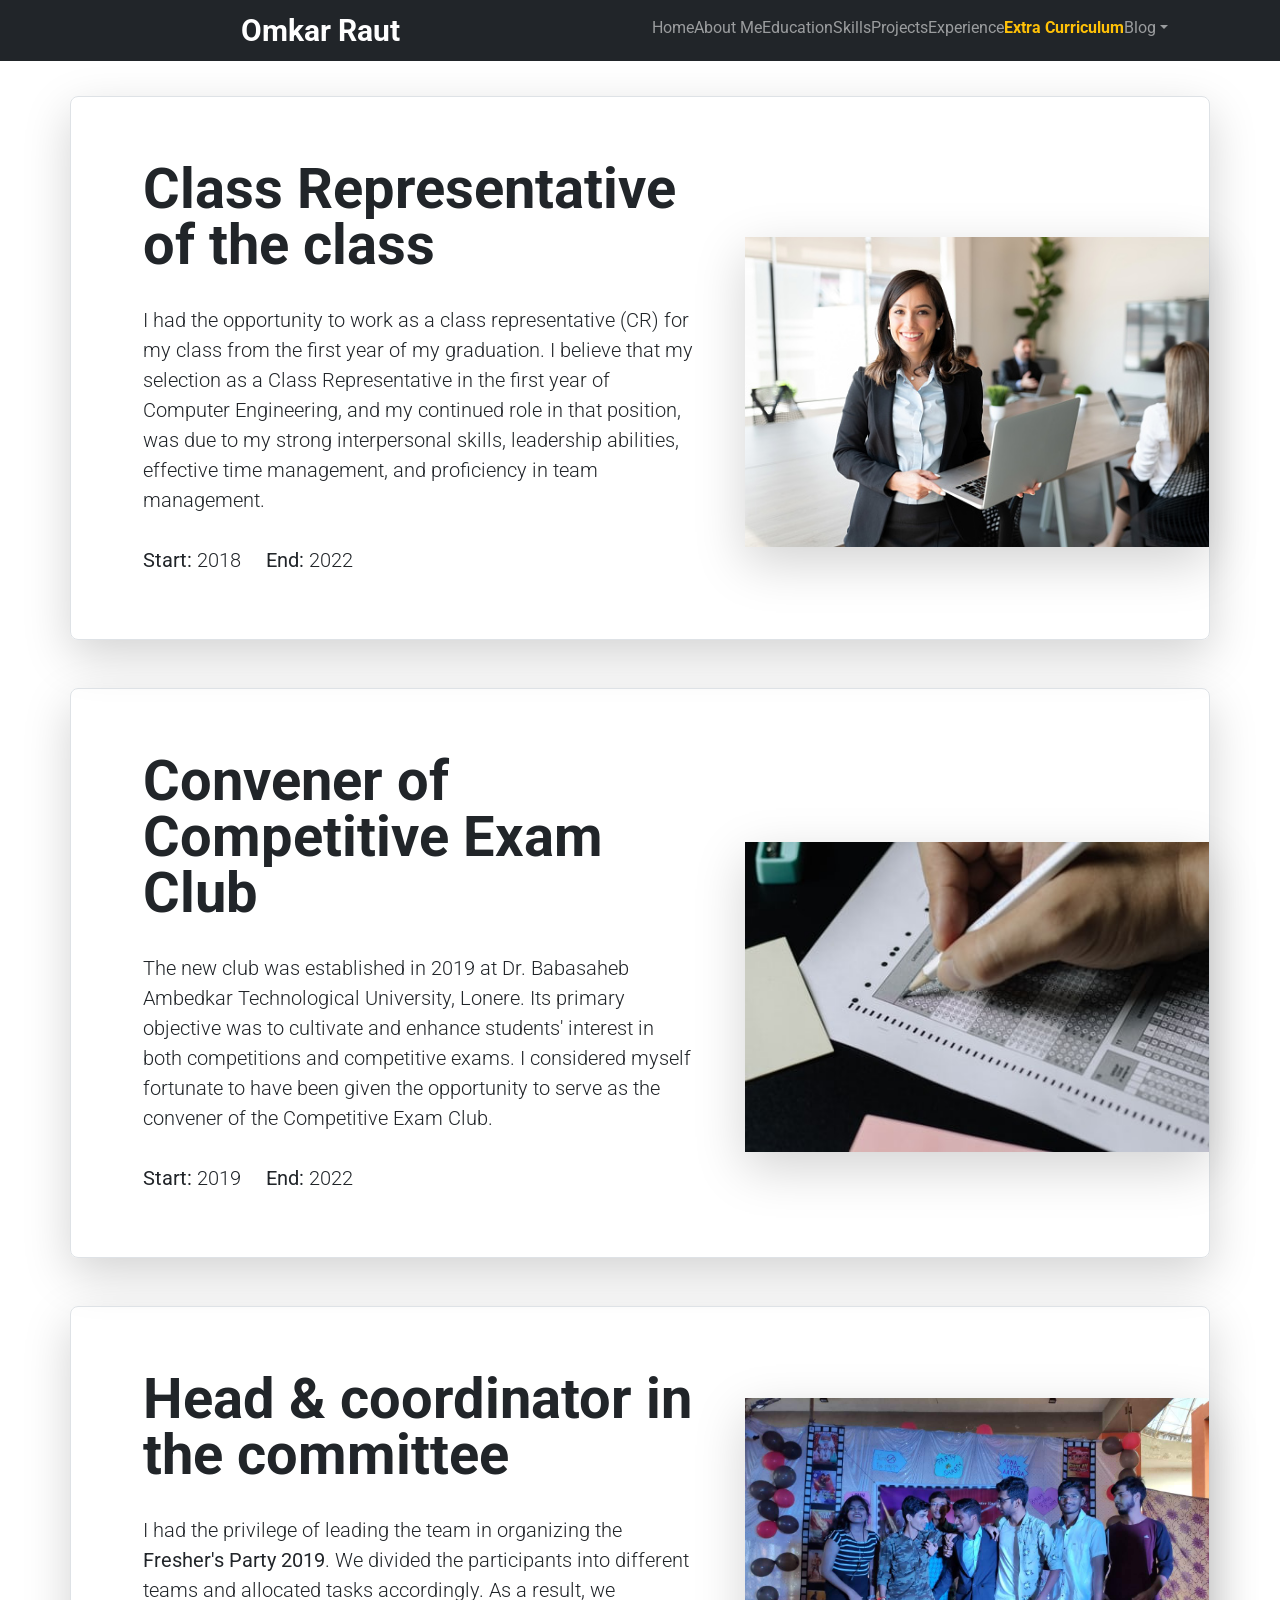
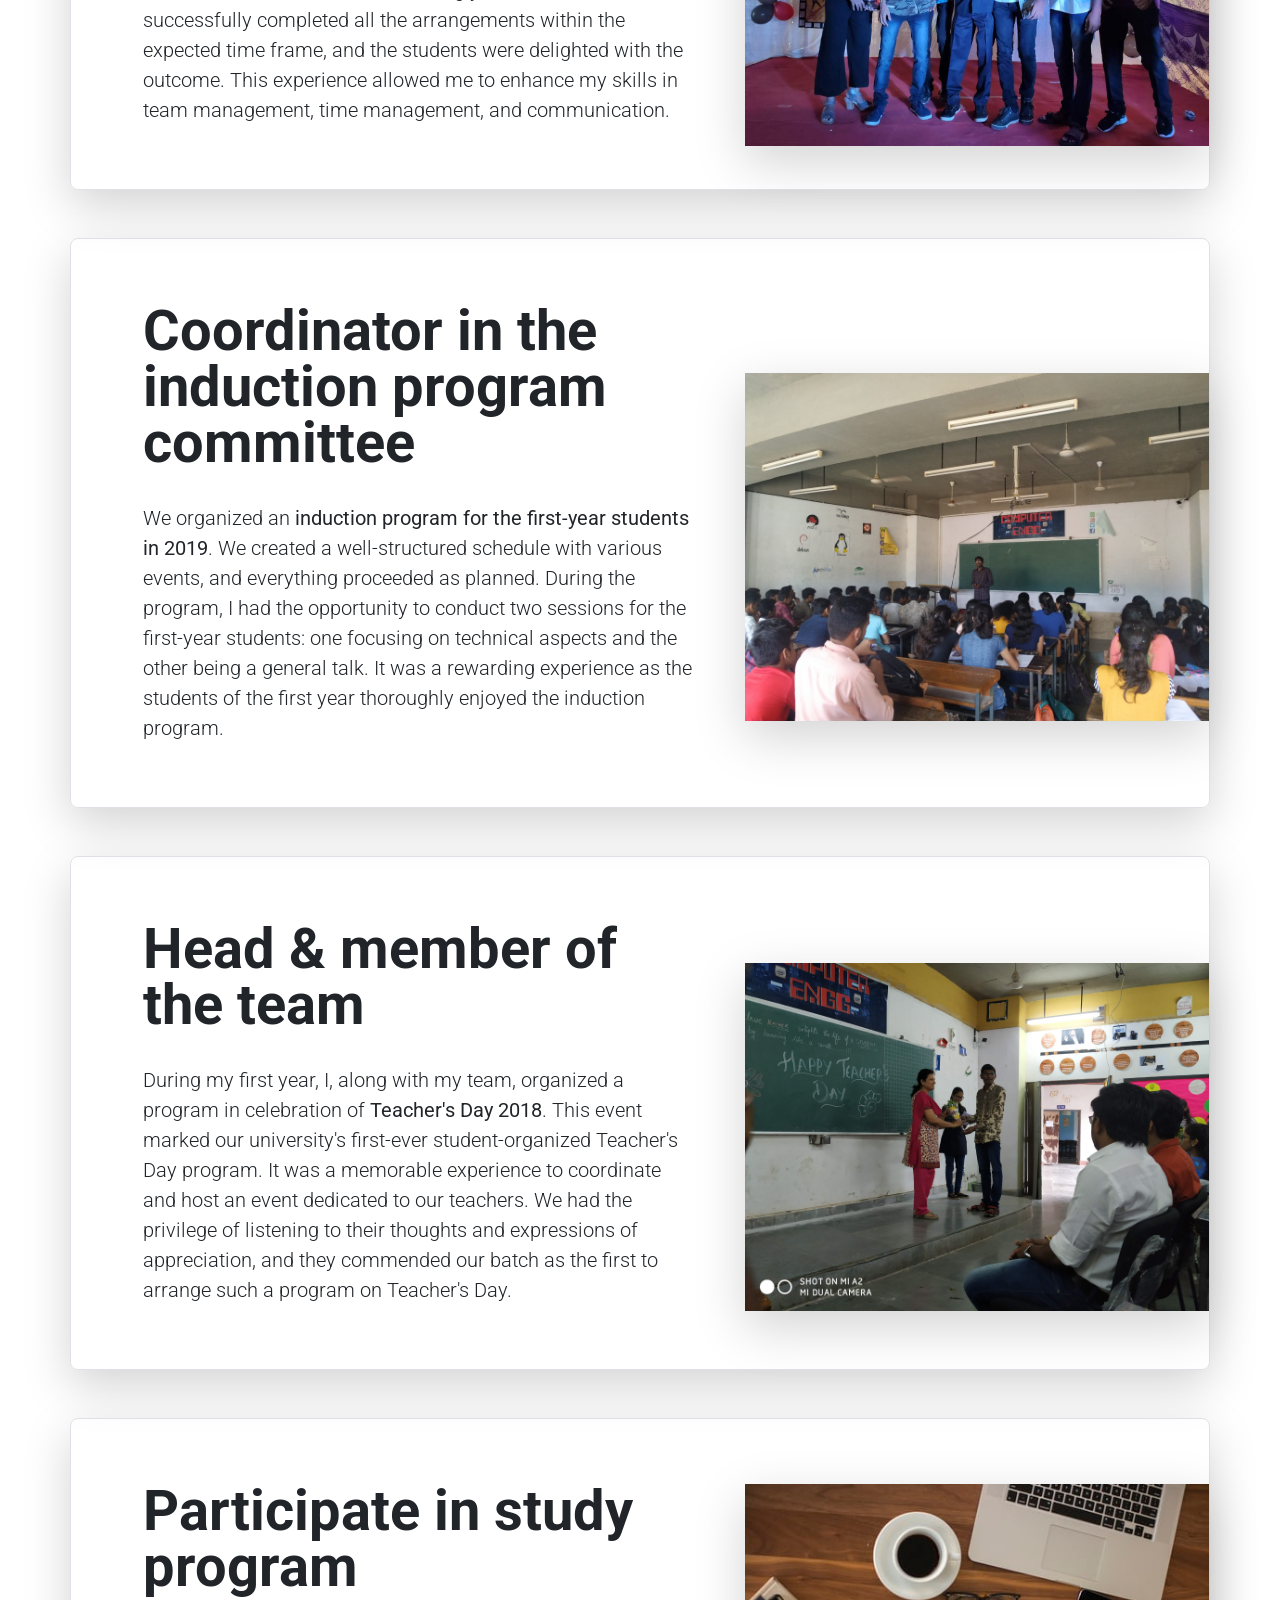
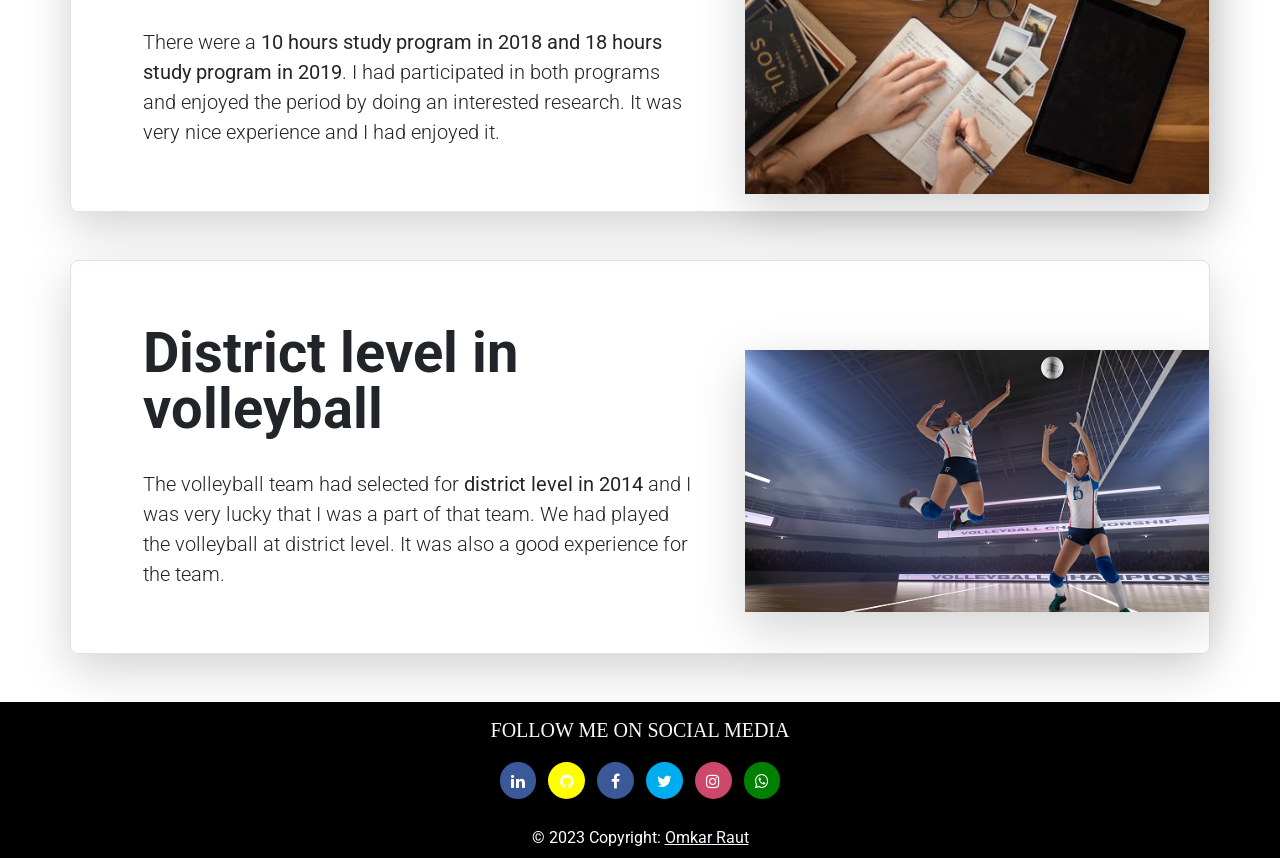
<file: extra.html>
<!doctype html>
<html lang="en">
  <head>
    <!-- Required meta tags -->
    <meta charset="utf-8">
    <meta name="viewport" content="width=device-width, initial-scale=1">

    <!-- Bootstrap CSS -->
    <link href="https://cdn.jsdelivr.net/npm/bootstrap@5.0.0-beta2/dist/css/bootstrap.min.css" rel="stylesheet"
        integrity="sha384-BmbxuPwQa2lc/FVzBcNJ7UAyJxM6wuqIj61tLrc4wSX0szH/Ev+nYRRuWlolflfl" crossorigin="anonymous">
    <!-- Add icon library -->
    <link rel="stylesheet" href="https://cdnjs.cloudflare.com/ajax/libs/font-awesome/4.7.0/css/font-awesome.min.css">

    <!-- Google Fonts -->
    <link href="https://fonts.googleapis.com/css?family=Roboto:300,400,500,700&display=swap" rel="stylesheet" />

    <link rel="stylesheet" href="css/style.css">

  <link rel="stylesheet" href="css/style2.css">

    <title> Extra curriculum | Omkar Raut </title>

    <style>
        body {
            font-family: 'Roboto';
        }
    </style>

  </head>
  <body>
        <!-- BAV BAR SECTION START -->
        <section>
            <nav class="navbar-expand-lg navbar-dark bg-dark fixed-top">
                <div class="container-fluid">
                    <div class="row pt-2 pb-2">
                        <div class="col-lg-6 text-center">
                            <a class="navbar-brand" id="headername" href="index.html">Omkar Raut</a>
                            <span class="float-end"><button class="navbar-toggler" type="button" data-bs-toggle="collapse"
                                    data-bs-target="#navbarSupportedContent" aria-controls="navbarSupportedContent"
                                    aria-expanded="false" aria-label="Toggle navigation"><span
                                        class="navbar-toggler-icon"></span></button></span>
                        </div>
                        <div class="col-lg-6 text-center">
                            <div class="collapse navbar-collapse" id="navbarSupportedContent">
                                <ul class="navbar-nav mb-2 mb-lg-0">
                                    <li class="nav-item"><a class="nav-link" href="index.html">Home</a></li>
                                    <li class="nav-item"><a class="nav-link" href="about.html">About Me</a></li>
                                    <li class="nav-item"><a class="nav-link" href="education.html">Education</a></li>
                                    <li class="nav-item"><a class="nav-link" href="skills.html">Skills</a></li>
                                    <li class="nav-item"><a class="nav-link" href="projects.html">Projects</a></li>
                                    <li class="nav-item"><a class="nav-link" href="experience.html">Experience</a></li>
                                    <li class="nav-item"><a class="nav-link active text-warning" style="font-weight: bold;" href="extra.html">Extra Curriculum</a></li>
                                    <li class="nav-item dropdown">
                                        <a class="nav-link dropdown-toggle" href="#" id="navbarDropdown" role="button"
                                            data-bs-toggle="dropdown" aria-expanded="false">Blog</a>
                                        <ul class="dropdown-menu" aria-labelledby="navbarDropdown">
                                            <li><a class="dropdown-item" href="https://medium.com/machine-learning-concepts"
                                                    target="_blank">Medium</a></li>
                                            <li><a class="dropdown-item" href="https://omkarraut.substack.com/"
                                                    target="_blank">Substack</a></li>
                                        </ul>
                                    </li>
                                </ul>
                            </div>
                        </div>
                    </div>
                </div>
            </nav>
        </section>
        <!-- BAV BAR SECTION END -->

    <div class="container my-5 mt-5 pt-5">
        <div class="row p-4 pb-0 pe-lg-0 pt-lg-5 align-items-center rounded-3 border shadow-lg">
            <div class="col-lg-7 p-3 p-lg-5 pt-lg-3">
                <h1 class="display-4 fw-bold lh-1">Class Representative of the class</h1><br>
                <p class="lead">
                    I had the opportunity to work as a class representative (CR) for my class from the first year of my graduation. I believe that my selection as a Class Representative in the first year of Computer Engineering, and my continued role in that position, was due to my strong interpersonal skills, leadership abilities, effective time management, and proficiency in team management.
                    <br><br>
                    <b>Start: </b>2018 &emsp;<b>End:</b> 2022

                </p>
              </div>
            <div class="col-lg-5 p-0 overflow-hidden shadow-lg">
                <img src="img/extra/cr.jpg" class="img-fluid" alt="">
            </div>
        </div>
    </div>

    <div class="container my-5">
        <div class="row p-4 pb-0 pe-lg-0 pt-lg-5 align-items-center rounded-3 border shadow-lg">
            <div class="col-lg-7 p-3 p-lg-5 pt-lg-3">
                <h1 class="display-4 fw-bold lh-1">Convener of Competitive Exam Club</h1><br>
                <p class="lead">
                    The new club was established in 2019 at Dr. Babasaheb Ambedkar Technological University, Lonere. Its primary objective was to cultivate and enhance students' interest in both competitions and competitive exams. I considered myself fortunate to have been given the opportunity to serve as the convener of the Competitive Exam Club.
                    <br><br>
                    <b>Start: </b>2019 &emsp;<b>End:</b> 2022

                </p>
              </div>
            <div class="col-lg-5 p-0 overflow-hidden shadow-lg">
                <img src="img/extra/cec.jfif" class="img-fluid" alt="">
            </div>
        </div>
    </div>

    <div class="container my-5">
        <div class="row p-4 pb-0 pe-lg-0 pt-lg-5 align-items-center rounded-3 border shadow-lg">
            <div class="col-lg-7 p-3 p-lg-5 pt-lg-3">
                <h1 class="display-4 fw-bold lh-1">Head & coordinator in the committee</h1><br>
                <p class="lead">
                    I had the privilege of leading the team in organizing the <b>Fresher's Party 2019</b>. We divided the participants into different teams and allocated tasks accordingly. As a result, we successfully completed all the arrangements within the expected time frame, and the students were delighted with the outcome. This experience allowed me to enhance my skills in team management, time management, and communication.
                </p>
              </div>
            <div class="col-lg-5 p-0 overflow-hidden shadow-lg">
                <img src="img/extra/fp1.jpg" class="img-fluid" alt="">
            </div>
        </div>
    </div>

    <div class="container my-5">
        <div class="row p-4 pb-0 pe-lg-0 pt-lg-5 align-items-center rounded-3 border shadow-lg">
            <div class="col-lg-7 p-3 p-lg-5 pt-lg-3">
                <h1 class="display-4 fw-bold lh-1">Coordinator in the induction program committee</h1><br>
                <p class="lead">
                    We organized an <b>induction program for the first-year students in 2019</b>. We created a well-structured schedule with various events, and everything proceeded as planned. During the program, I had the opportunity to conduct two sessions for the first-year students: one focusing on technical aspects and the other being a general talk. It was a rewarding experience as the students of the first year thoroughly enjoyed the induction program.
                </p>
              </div>
            <div class="col-lg-5 p-0 overflow-hidden shadow-lg">
                <img src="img/extra/ip2.jpg" class="img-fluid" alt="">
            </div>
        </div>
    </div>

    <div class="container my-5">
        <div class="row p-4 pb-0 pe-lg-0 pt-lg-5 align-items-center rounded-3 border shadow-lg">
            <div class="col-lg-7 p-3 p-lg-5 pt-lg-3">
                <h1 class="display-4 fw-bold lh-1">Head & member of the team</h1><br>
                <p class="lead">
                    During my first year, I, along with my team, organized a program in celebration of <b>Teacher's Day 2018</b>. This event marked our university's first-ever student-organized Teacher's Day program. It was a memorable experience to coordinate and host an event dedicated to our teachers. We had the privilege of listening to their thoughts and expressions of appreciation, and they commended our batch as the first to arrange such a program on Teacher's Day.
                </p>
              </div>
            <div class="col-lg-5 p-0 overflow-hidden shadow-lg">
                <img src="img/extra/td.jpg" class="img-fluid" alt="">
            </div>
        </div>
    </div>

    <div class="container my-5">
        <div class="row p-4 pb-0 pe-lg-0 pt-lg-5 align-items-center rounded-3 border shadow-lg">
            <div class="col-lg-7 p-3 p-lg-5 pt-lg-3">
                <h1 class="display-4 fw-bold lh-1">Participate in study program</h1><br>
                <p class="lead">
                    There were a <b>10 hours study program in 2018 and 18 hours study program in 2019</b>. I had participated in both programs and enjoyed 
                    the period by doing an interested research. It was very nice experience and I had enjoyed it.
                </p>
              </div>
            <div class="col-lg-5 p-0 overflow-hidden shadow-lg">
                <img src="img/extra/sp.jfif" class="img-fluid" alt="">
            </div>
        </div>
    </div>

    <div class="container my-5">
        <div class="row p-4 pb-0 pe-lg-0 pt-lg-5 align-items-center rounded-3 border shadow-lg">
            <div class="col-lg-7 p-3 p-lg-5 pt-lg-3">
                <h1 class="display-4 fw-bold lh-1">District level in volleyball</h1><br>
                <p class="lead">
                    The volleyball team had selected for <b>district level in 2014</b> and I was very lucky that I was a part of that team. We had played the
                    volleyball at district level. It was also a good experience for the team.
                </p>
              </div>
            <div class="col-lg-5 p-0 overflow-hidden shadow-lg">
                <img src="img/extra/vb.jpg" class="img-fluid" alt="">
            </div>
        </div>
    </div>

    <!-- FOOTER SECTION START -->
    <section>
        <footer class="text-center text-lg-start pt-3" style="background-color:black;">
            <div class="container" data-aos="zoom-in" data-aos-duration="2000">
                <div class="row">
                    <h5 class="text-uppercase font-weight-bold text-center mb-3 text-light" style="font-family:Roboto-black;">Follow me on social media</h5>
                    <ul class="socialIcons">
                        <li class="linkedin"><a href="https://www.linkedin.com/in/omkar-santosh-raut/" target="_blank"><i class="fa fa-fw fa-linkedin"></i>LinkedIn</a></li>
                        <li class="github"><a href="https://github.com/omkarsantoshraut" target="_blank"><i class="fa fa-fw fa-github"></i>GitHub</a></li>
                        <li class="facebook"><a href="https://www.facebook.com/omkar.raut.94849/" target="_blank"><i class="fa fa-fw fa-facebook"></i>Facebook</a></li>
                        <li class="twitter"><a href="https://twitter.com/Omkar56694166" target="_blank"><i class="fa fa-fw fa-twitter"></i>Twitter</a></li>
                        <li class="instagram"><a href="https://www.instagram.com/omkaraut333/" target="_blank"><i class="fa fa-fw fa-instagram"></i>Instagram</a></li>
                        <li class="whatsapp"><a href="https://wa.me/917559326095?text=Hello,%20Omkar.%20I%20want%20to%20talk%20to%20you." target="_blank"><i class="fa fa-fw fa-whatsapp"></i>WhatsApp</a></li>
                    </ul>
    
                </div>
            </div>
    
            <!-- Copyright -->
            <div class="text-center pb-2" style="background-color: black; color: white;">
                © 2023 Copyright:
                <a class="text-light" href="index.html">Omkar Raut</a>
            </div>
            <!-- Copyright -->
        </footer>
    </section>
    <!-- FOOTER SECTION END -->

    <!-- SCRIPT FILE ATTACHMENT START -->
    <script src="https://cdn.jsdelivr.net/npm/bootstrap@5.0.0-beta2/dist/js/bootstrap.bundle.min.js" integrity="sha384-b5kHyXgcpbZJO/tY9Ul7kGkf1S0CWuKcCD38l8YkeH8z8QjE0GmW1gYU5S9FOnJ0" crossorigin="anonymous"></script>
    <script src="js/script.js"></script>
    <script>
        AOS.init();
    </script>
    <!-- SCRIPT FILE ATTACHMENT START -->
  </body>
</html>
</file>
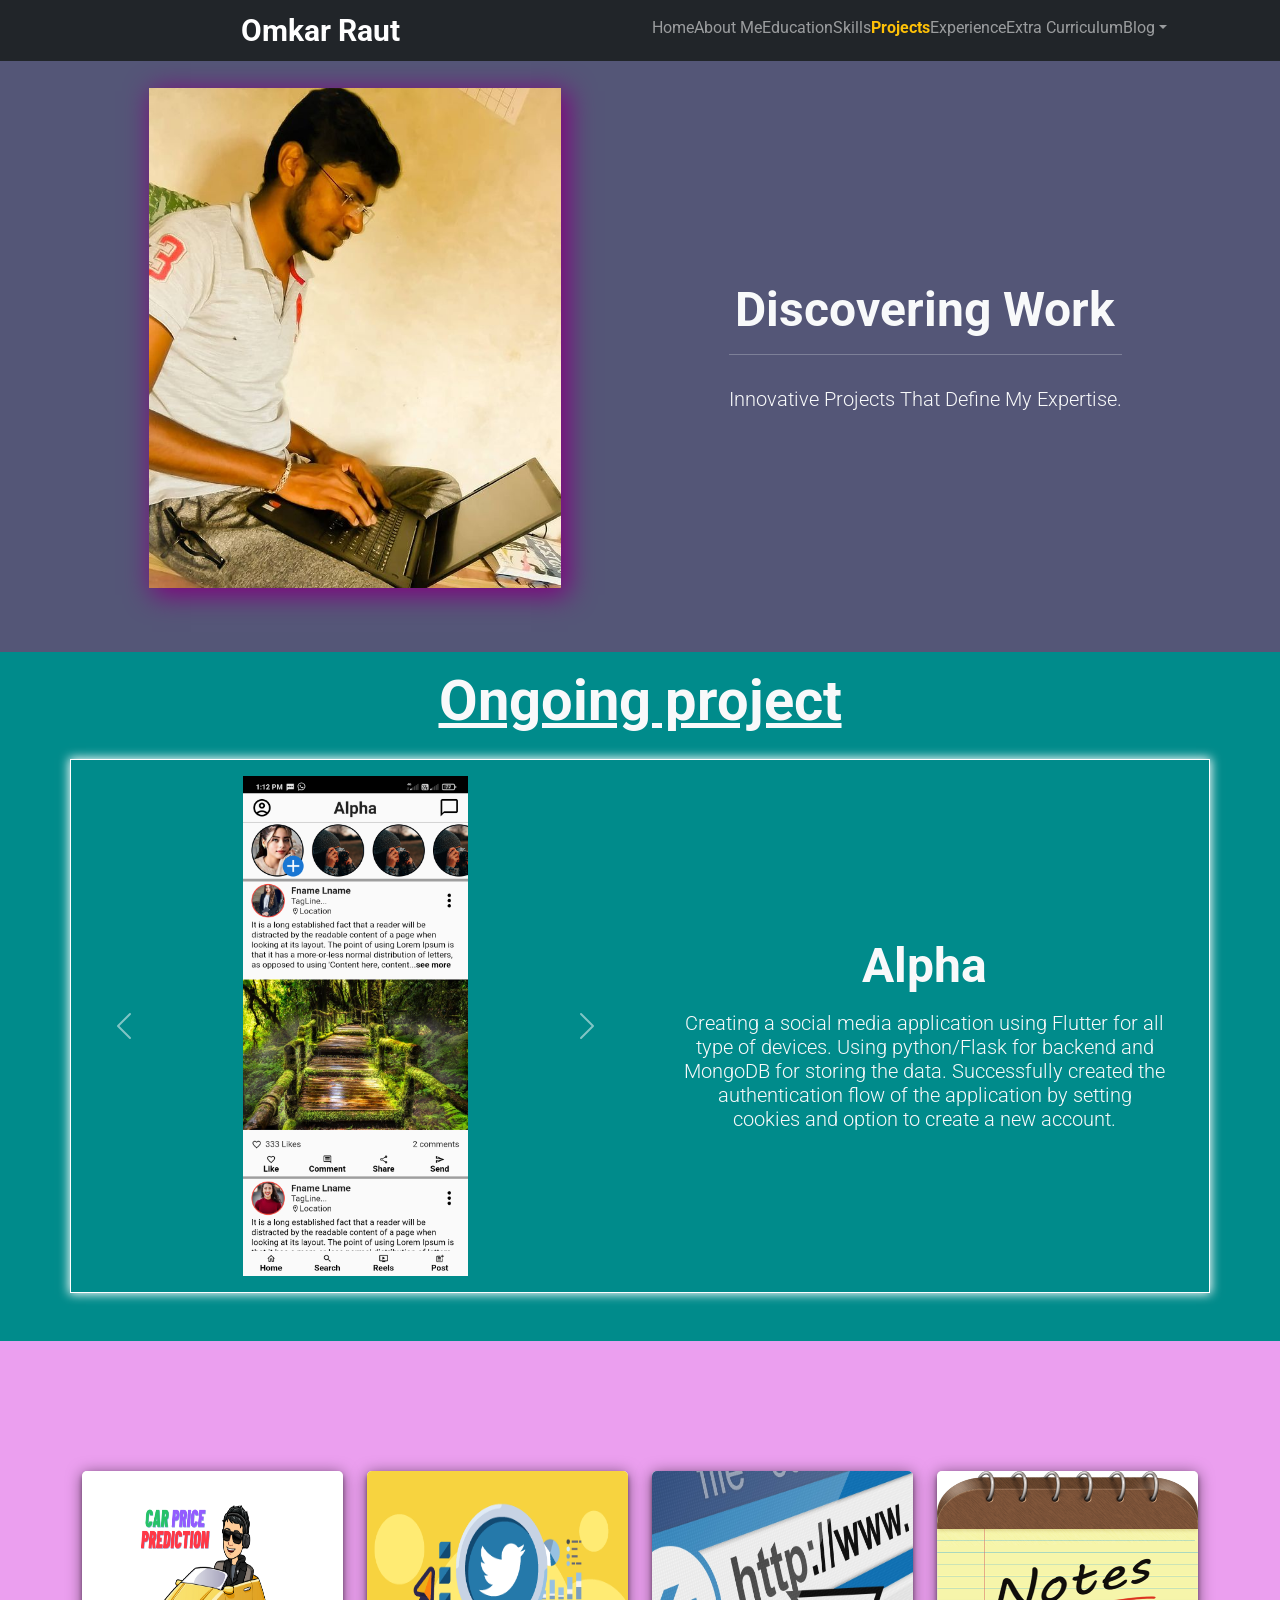
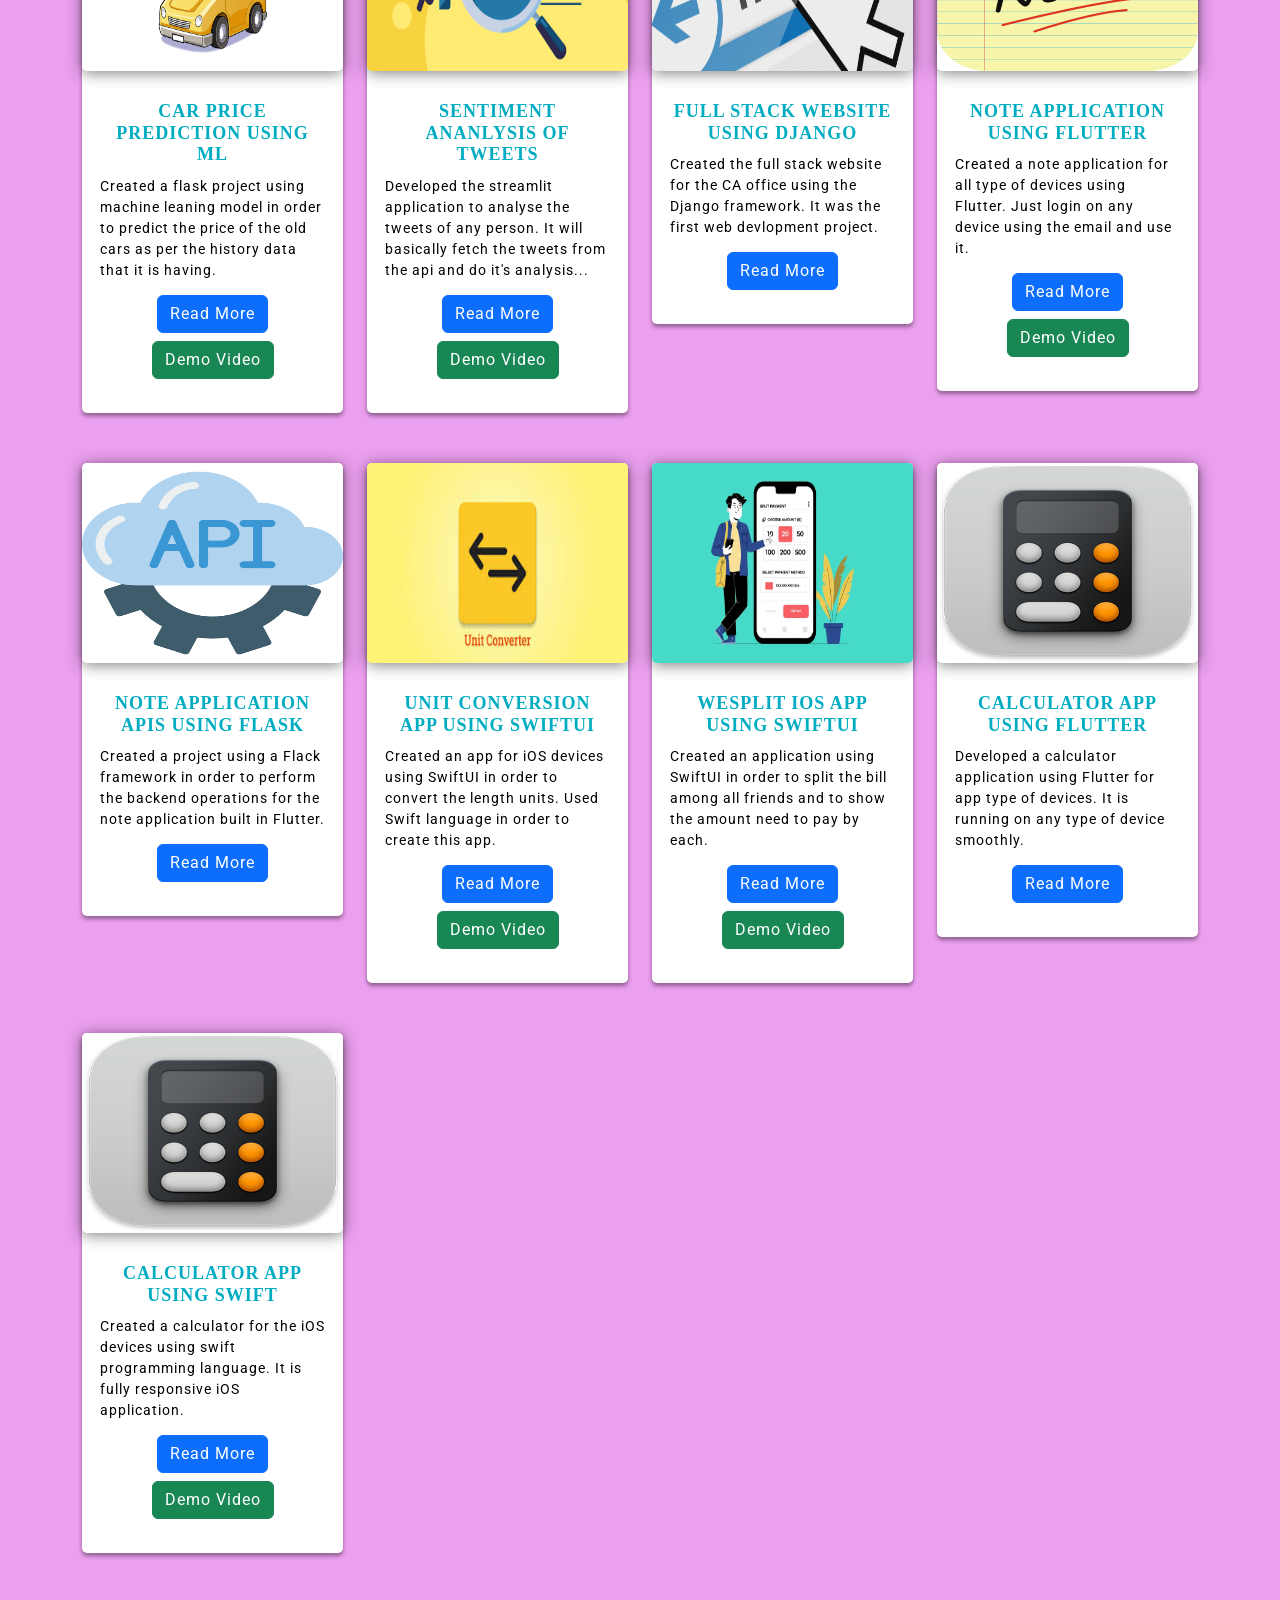
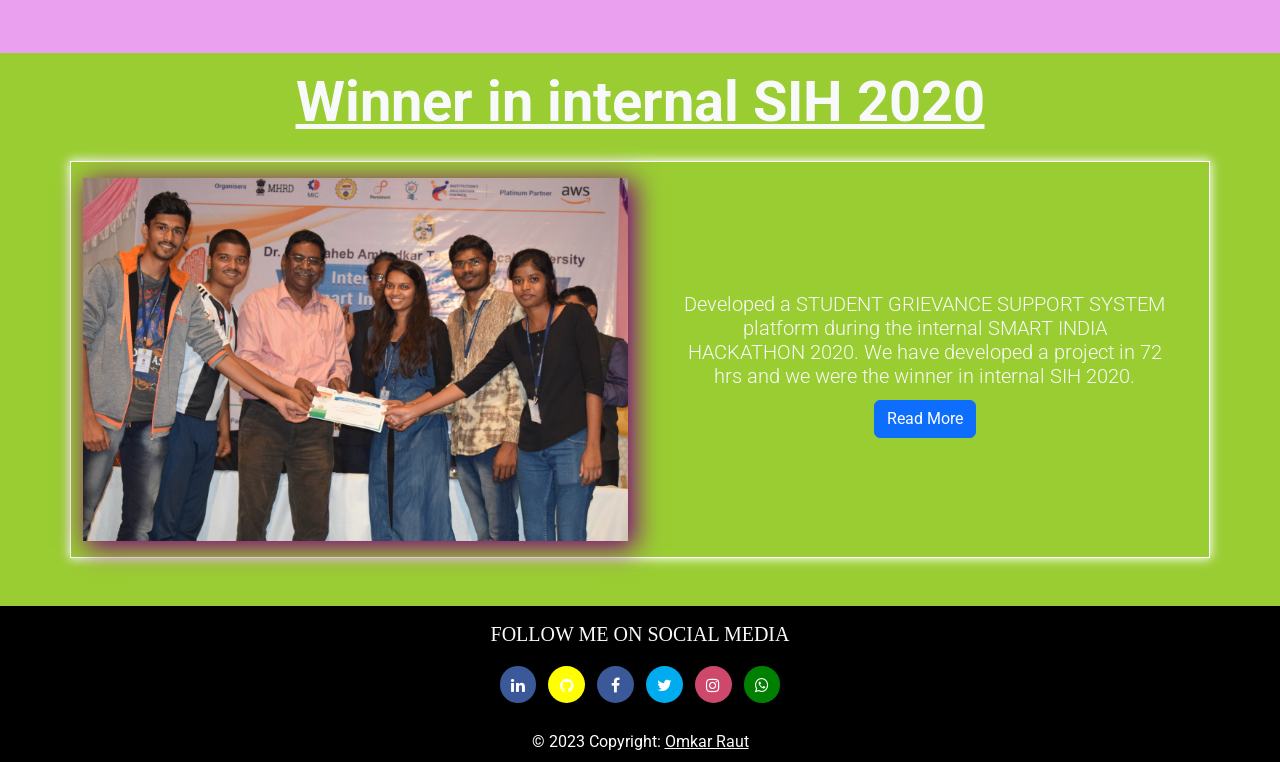
<file: projects.html>
<!doctype html>
<html lang="en">
  <head>
    <!-- Required meta tags -->
    <meta charset="utf-8">
    <meta name="viewport" content="width=device-width, initial-scale=1">

    <!-- Bootstrap CSS -->
    <link href="https://cdn.jsdelivr.net/npm/bootstrap@5.0.0-beta2/dist/css/bootstrap.min.css" rel="stylesheet"
        integrity="sha384-BmbxuPwQa2lc/FVzBcNJ7UAyJxM6wuqIj61tLrc4wSX0szH/Ev+nYRRuWlolflfl" crossorigin="anonymous">
    <!-- Add icon library -->
    <link rel="stylesheet" href="https://cdnjs.cloudflare.com/ajax/libs/font-awesome/4.7.0/css/font-awesome.min.css">

    <!-- Google Fonts -->
    <link href="https://fonts.googleapis.com/css?family=Roboto:300,400,500,700&display=swap" rel="stylesheet" />

    <link rel="stylesheet" href="css/style.css">

  <link rel="stylesheet" href="css/style2.css">

    <title> Projects | Omkar Raut </title>

    <style>
        body {
            font-family: 'Roboto';
        }
    </style>

  </head>
  <body>
    <!-- BAV BAR SECTION START -->
    <section>
        <nav class="navbar-expand-lg navbar-dark bg-dark fixed-top">
            <div class="container-fluid">
                <div class="row pt-2 pb-2">
                    <div class="col-lg-6 text-center">
                        <a class="navbar-brand" id="headername" href="index.html">Omkar Raut</a>
                        <span class="float-end"><button class="navbar-toggler" type="button" data-bs-toggle="collapse"
                                data-bs-target="#navbarSupportedContent" aria-controls="navbarSupportedContent"
                                aria-expanded="false" aria-label="Toggle navigation"><span
                                    class="navbar-toggler-icon"></span></button></span>
                    </div>
                    <div class="col-lg-6 text-center">
                        <div class="collapse navbar-collapse" id="navbarSupportedContent">
                            <ul class="navbar-nav mb-2 mb-lg-0">
                                <li class="nav-item"><a class="nav-link" href="index.html">Home</a></li>
                                <li class="nav-item"><a class="nav-link" href="about.html">About Me</a></li>
                                <li class="nav-item"><a class="nav-link" href="education.html">Education</a></li>
                                <li class="nav-item"><a class="nav-link" href="skills.html">Skills</a></li>
                                <li class="nav-item"><a class="nav-link active text-warning" style="font-weight: bold;" href="projects.html">Projects</a></li>
                                <li class="nav-item"><a class="nav-link" href="experience.html">Experience</a></li>
                                <li class="nav-item"><a class="nav-link" href="extra.html">Extra Curriculum</a></li>
                                <li class="nav-item dropdown">
                                    <a class="nav-link dropdown-toggle" href="#" id="navbarDropdown" role="button"
                                        data-bs-toggle="dropdown" aria-expanded="false">Blog</a>
                                    <ul class="dropdown-menu" aria-labelledby="navbarDropdown">
                                        <li><a class="dropdown-item" href="https://medium.com/machine-learning-concepts"
                                                target="_blank">Medium</a></li>
                                        <li><a class="dropdown-item" href="https://omkarraut.substack.com/"
                                                target="_blank">Substack</a></li>
                                    </ul>
                                </li>
                            </ul>
                        </div>
                    </div>
                </div>
            </div>
        </nav>
    </section>
    <!-- BAV BAR SECTION END -->

    <!-- HEADER SECTION START -->
    <section>
        <div class="container-fluid mt-4 pt-5 pb-5" style="background-color:#545677;">
            <div class="container ml-5 mr-5">
                <div class="row pt-3 pb-3">
                    <div class="col-lg-6 col-md-12">
                        <img src="img/ce.jpg" class="img-responsive mx-auto d-block img-fluid" style="box-shadow: 5px 5px 25px 2px purple; max-height: 500px;" alt="">
                    </div>
                    <div class="col-lg-6 col-md-12 pt-3 d-flex align-items-center justify-content-center text-light text-center">
                        <div style="padding: 0px 30px;" class="display-5 fw-bold">Discovering Work <hr> <div class="lead pt-3">Innovative Projects That Define My Expertise.</div></div>
                    </div>
                </div>
            </div>
        </div>
    </section>
    <!-- HEADER SECTION END -->

    <!-- ONGOING PROJECT INFO SECTION START -->
    <section style="background-color:darkcyan;">
        <div class="container-fluid pt-3 pb-5">
            <h1 class="text-center mb-4 text-light display-4 fw-bold"><u>Ongoing project</u></h1>
            <div class="container ml-5 mr-5"
                style="border: 1px white solid; box-shadow: 0px 0px 10px 1px white">
                <div class="row pt-3 pb-3">
                    <div class="col-lg-6 col-md-12">
                        <div id="carouselExampleControls" class="carousel slide" data-bs-ride="carousel">
                            <div class="carousel-inner">
                              <div class="carousel-item active">
                                <img src="img/alpha1.jpg" class="img-responsive mx-auto d-block img-fluid" alt="..." style="max-height: 500px;">
                              </div>
                              <div class="carousel-item">
                                <img src="img/alpha2.jpg" class="img-responsive mx-auto d-block img-fluid" alt="..." style="max-height: 500px;">
                              </div>
                              <div class="carousel-item">
                                <img src="img/alpha3.jpg" class="img-responsive mx-auto d-block img-fluid" alt="..." style="max-height: 500px;">
                              </div>
                              <div class="carousel-item">
                                <img src="img/alpha4.jpg" class="img-responsive mx-auto d-block img-fluid" alt="..." style="max-height: 500px;">
                              </div>
                              <div class="carousel-item">
                                <img src="img/alpha5.jpg" class="img-responsive mx-auto d-block img-fluid" alt="..." style="max-height: 500px;">
                              </div>
                              <div class="carousel-item">
                                <img src="img/alpha6.jpg" class="img-responsive mx-auto d-block img-fluid" alt="..." style="max-height: 500px;">
                              </div>
                              <div class="carousel-item">
                                <img src="img/alpha7.jpg" class="img-responsive mx-auto d-block img-fluid" alt="..." style="max-height: 500px;">
                              </div>
                            </div>
                            <button class="carousel-control-prev" type="button" data-bs-target="#carouselExampleControls" data-bs-slide="prev">
                              <span class="carousel-control-prev-icon" aria-hidden="true"></span>
                              <span class="visually-hidden">Previous</span>
                            </button>
                            <button class="carousel-control-next" type="button" data-bs-target="#carouselExampleControls" data-bs-slide="next">
                              <span class="carousel-control-next-icon" aria-hidden="true"></span>
                              <span class="visually-hidden">Next</span>
                            </button>
                          </div>
                    </div>
                    <div class="col-lg-6 col-md-12 pt-3 d-flex align-items-center justify-content-center text-light text-center">
                        <div style="padding: 0px 30px;" class="display-5 fw-bold">Alpha <br><div class="lead pt-3">
                            Creating a social media application using Flutter for all type of devices. Using python/Flask for backend and MongoDB for storing the data.
                            Successfully created the authentication flow of the application by setting cookies and option to create a new account.
                        </div></div>

                    </div>
                </div>
            </div>
        </div>
    </section>
    <!-- ONGOING PROJECT INFO SECTION END -->

    <!-- PROJECTS LIST SECTION START -->
    <section>
        <div class="container-fluid" style="background-color: #EB9FEF;">
            <div id="cards_landscape_wrap-2" style="background-color: #EB9FEF;">
                <div class="container">
                    <div class="row">
                        <div class="col-xs-12 col-sm-6 col-md-3 col-lg-3">
                            <div class="card-flyer">
                                <div class="text-box">
                                    <div class="image-box">
                                        <img src="img/car.png" alt="" />
                                    </div>
                                    <div class="text-container">
                                        <h6>Car Price Prediction Using ML</h6>
                                        <p style="text-align:left;">
                                            Created a flask project using machine leaning model in order to predict the price of the old cars as per the history data that it is having.
                                        </p>
                                        <p>
                                            <a class="btn btn-primary m-1" href="https://github.com/omkarsantoshraut/CarPricePrediction" target="_blank" role="button">Read More</a>
                                            <a class="btn btn-success m-1" href="https://www.youtube.com/embed/E0KghN60Hb0?si=xUQhW2UNUDCBExMO" target="_blank" role="button">Demo Video</a>
                                        </p>
                                    </div>
                                    
                                </div>
                            </div>
                       </div>
                        <div class="col-xs-12 col-sm-6 col-md-3 col-lg-3">
                            <div class="card-flyer">
                                <div class="text-box">
                                    <div class="image-box">
                                        <img src="img/sa.png" alt="" />
                                    </div>
                                    <div class="text-container">
                                        <h6>Sentiment Ananlysis of tweets</h6>
                                        <p style="text-align:left;">
                                            Developed the streamlit application to analyse the tweets of any person. It will basically fetch the tweets from the api and do it's analysis...
                                        </p>
                                        <p>
                                            <a class="btn btn-primary m-1" href="https://github.com/omkarsantoshraut/SA" target="_blank" role="button">Read More</a>
                                            <a class="btn btn-success m-1" href="https://www.youtube.com/embed/nj_eVMxFd58?si=qDIi4E4V7d32rEld" target="_blank" role="button">Demo Video</a>
                                        </p>
                                    </div>
                                </div>
                            </div>
                        </div>
                        <div class="col-xs-12 col-sm-6 col-md-3 col-lg-3">
                            <div class="card-flyer">
                                <div class="text-box">
                                    <div class="image-box">
                                        <img src="img/web.jpg" alt="" />
                                    </div>
                                    <div class="text-container">
                                        <h6>Full stack website using Django</h6>
                                        <p style="text-align:left;">
                                            Created the full stack website for the CA office using the Django framework. It was the first web devlopment project.
                                        </p>
                                        <p>
                                            <a class="btn btn-primary m-1" href="https://github.com/omkarsantoshraut/Ram-Bhanawase-and-Associates" target="_blank" role="button">Read More</a>
                                        </p>
                                    </div>
                                </div>
                            </div>
                        </div>
                        <div class="col-xs-12 col-sm-6 col-md-3 col-lg-3">
                            <div class="card-flyer">
                                <div class="text-box">
                                    <div class="image-box">
                                        <img src="img/note.png" alt="" />
                                    </div>
                                    <div class="text-container">
                                        <h6>Note Application using Flutter</h6>
                                        <p style="text-align:left;">
                                            Created a note application for all type of devices using Flutter. Just login on any device using the email and use it.
                                        </p>
                                        <p>
                                            <a class="btn btn-primary m-1" href="https://github.com/omkarsantoshraut/noteapplication_ui_flutter" target="_blank" role="button">Read More</a>
                                            <a class="btn btn-success m-1" href="https://www.youtube.com/watch?v=5Wff1x71DUo" target="_blank" role="button">Demo Video</a>
                                        </p>
                                    </div>
                                </div>
                            </div>
                        </div>
                        <div class="col-xs-12 col-sm-6 col-md-3 col-lg-3">
                            <div class="card-flyer">
                                <div class="text-box">
                                    <div class="image-box">
                                        <img src="img/api.webp" alt="" />
                                    </div>
                                    <div class="text-container">
                                        <h6>Note Application APIs using Flask</h6>
                                        <p style="text-align:left;">
                                            Created a project using a Flack framework in order to perform the backend operations for the note application built in Flutter.
                                        </p>
                                        <p>
                                            <a class="btn btn-primary m-1" href="https://github.com/omkarsantoshraut/noteapplication_backend_flask" target="_blank" role="button">Read More</a>
                                        </p>
                                    </div>
                                </div>
                            </div>
                        </div>
                        <div class="col-xs-12 col-sm-6 col-md-3 col-lg-3">
                            <div class="card-flyer">
                                <div class="text-box">
                                    <div class="image-box">
                                        <img src="img/unitConversion.jpeg" alt="" />
                                    </div>
                                    <div class="text-container">
                                        <h6>Unit Conversion App Using SwiftUI</h6>
                                        <p style="text-align:left;">
                                            Created an app for iOS devices using SwiftUI in order to convert the length units. Used Swift language in order to create this app.
                                        </p>
                                        <p>
                                            <a class="btn btn-primary m-1" href="https://github.com/omkarsantoshraut/UnitConversion-iOS" target="_blank" role="button">Read More</a>
                                            <a class="btn btn-success m-1" href="https://youtube.com/embed/TVVglKL0heo?si=upG3SbeEOxCepHrd" target="_blank" role="button">Demo Video</a>
                                        </p>
                                    </div>
                                </div>
                            </div>
                        </div>
                        <div class="col-xs-12 col-sm-6 col-md-3 col-lg-3">
                            <div class="card-flyer">
                                <div class="text-box">
                                    <div class="image-box">
                                        <img src="img/split.webp" alt="" />
                                    </div>
                                    <div class="text-container">
                                        <h6>WeSplit iOS app using SwiftUI</h6>
                                        <p style="text-align:left;">
                                            Created an application using SwiftUI in order to split the bill among all friends and to show the amount need to pay by each.
                                        </p>
                                        <p>
                                            <a class="btn btn-primary m-1" href="https://github.com/omkarsantoshraut/WeSplit-iOS" target="_blank" role="button">Read More</a>
                                            <a class="btn btn-success m-1" href="https://www.youtube.com/embed/Wq4QVOOSlRQ?si=hJUt1-ngPRfCr5vv" target="_blank" role="button">Demo Video</a>
                                        </p>
                                    </div>
                                </div>
                            </div>
                        </div>
                        <div class="col-xs-12 col-sm-6 col-md-3 col-lg-3">
                            <div class="card-flyer">
                                <div class="text-box">
                                    <div class="image-box">
                                        <img src="img/calculator.png" alt="" />
                                    </div>
                                    <div class="text-container">
                                        <h6>Calculator app using Flutter</h6>
                                        <p style="text-align:left;">
                                            Developed a calculator application using Flutter for app type of devices. It is running on any type of device smoothly.
                                        </p>
                                        <p>
                                            <a class="btn btn-primary m-1" href="https://github.com/omkarsantoshraut/Calculator---Flutter-App" target="_blank" role="button">Read More</a>
                                        </p>
                                    </div>
                                </div>
                            </div>
                        </div>
                        <div class="col-xs-12 col-sm-6 col-md-3 col-lg-3">
                            <div class="card-flyer">
                                <div class="text-box">
                                    <div class="image-box">
                                        <img src="img/calculator.png" alt="" />
                                    </div>
                                    <div class="text-container">
                                        <h6>Calculator app using Swift</h6>
                                        <p style="text-align:left;">
                                            Created a calculator for the iOS devices using swift programming language. It is fully responsive iOS application.
                                        </p>
                                        <p>
                                            <a class="btn btn-primary m-1" href="https://github.com/omkarsantoshraut/CalculatorApp" target="_blank" role="button">Read More</a>
                                            <a class="btn btn-success m-1" href="https://www.youtube.com/embed/nbG7o-tKri4?si=00qDgQNnO7UV6zFu" target="_blank" role="button">Demo Video</a>
                                        </p>
                                    </div>
                                </div>
                            </div>
                        </div>
    
                    </div>
                </div>
            </div>
        </div>
    </section>
    <!-- PROJECTS LIST SECTION END -->

    <!-- SIH PROJECT SECTION START -->
    <section>
        <div class="container-fluid pt-3 pb-5" style="background-color:yellowgreen;">
            <h1 class="text-center mb-4 text-light display-4 fw-bold"><u>Winner in internal SIH 2020</u></h1>
            <div class="container ml-5 mr-5"
                style="border: 1px white solid; box-shadow: 0px 0px 10px 1px white">
                <div class="row pt-3 pb-3">
                    <div class="col-lg-6 col-md-12">
                        <img src="img/sih1.JPG" class="img-responsive mx-auto d-block img-fluid" style="box-shadow: 5px 5px 25px 2px purple; max-height: 500px;" alt="">
                    </div>
                    <div class="col-lg-6 col-md-12 pt-3 d-flex align-items-center justify-content-center text-light text-center">
                        <div style="padding: 0px 30px;" class="display-5 fw-bold"><div class="lead pt-3">
                            Developed a STUDENT GRIEVANCE SUPPORT SYSTEM platform during the internal SMART INDIA HACKATHON 2020. We have developed a project in 72 hrs and we were the winner in internal SIH 2020.
                            <p class="pt-2">
                                <a class="btn btn-primary m-1" href="https://github.com/omkarsantoshraut/CalculatorApp" target="_blank" role="button">Read More</a>
                            </p>
                        </div></div>

                    </div>
                </div>
            </div>
        </div>
    </section>
    <!-- SIH PROJECT SECTION END -->

    <!-- FOOTER SECTION START -->
    <section>
        <footer class="text-center text-lg-start pt-3" style="background-color:black;">
            <div class="container" data-aos="zoom-in" data-aos-duration="2000">
                <div class="row">
                    <h5 class="text-uppercase font-weight-bold text-center mb-3 text-light" style="font-family:Roboto-black;">Follow me on social media</h5>
                    <ul class="socialIcons">
                        <li class="linkedin"><a href="https://www.linkedin.com/in/omkar-santosh-raut/" target="_blank"><i class="fa fa-fw fa-linkedin"></i>LinkedIn</a></li>
                        <li class="github"><a href="https://github.com/omkarsantoshraut" target="_blank"><i class="fa fa-fw fa-github"></i>GitHub</a></li>
                        <li class="facebook"><a href="https://www.facebook.com/omkar.raut.94849/" target="_blank"><i class="fa fa-fw fa-facebook"></i>Facebook</a></li>
                        <li class="twitter"><a href="https://twitter.com/Omkar56694166" target="_blank"><i class="fa fa-fw fa-twitter"></i>Twitter</a></li>
                        <li class="instagram"><a href="https://www.instagram.com/omkaraut333/" target="_blank"><i class="fa fa-fw fa-instagram"></i>Instagram</a></li>
                        <li class="whatsapp"><a href="https://wa.me/917559326095?text=Hello,%20Omkar.%20I%20want%20to%20talk%20to%20you." target="_blank"><i class="fa fa-fw fa-whatsapp"></i>WhatsApp</a></li>
                    </ul>
    
                </div>
            </div>
    
            <!-- Copyright -->
            <div class="text-center pb-2" style="background-color: black; color: white;">
                © 2023 Copyright:
                <a class="text-light" href="index.html">Omkar Raut</a>
            </div>
            <!-- Copyright -->
        </footer>
    </section>
    <!-- FOOTER SECTION END -->

    <!-- SCRIPT FILE ATTACHMENT START -->
    <script src="https://cdn.jsdelivr.net/npm/bootstrap@5.0.0-beta2/dist/js/bootstrap.bundle.min.js" integrity="sha384-b5kHyXgcpbZJO/tY9Ul7kGkf1S0CWuKcCD38l8YkeH8z8QjE0GmW1gYU5S9FOnJ0" crossorigin="anonymous"></script>
    <script src="js/script.js"></script>
    <script>
        AOS.init();
    </script>
    <!-- SCRIPT FILE ATTACHMENT START -->
  </body>
</html>
</file>
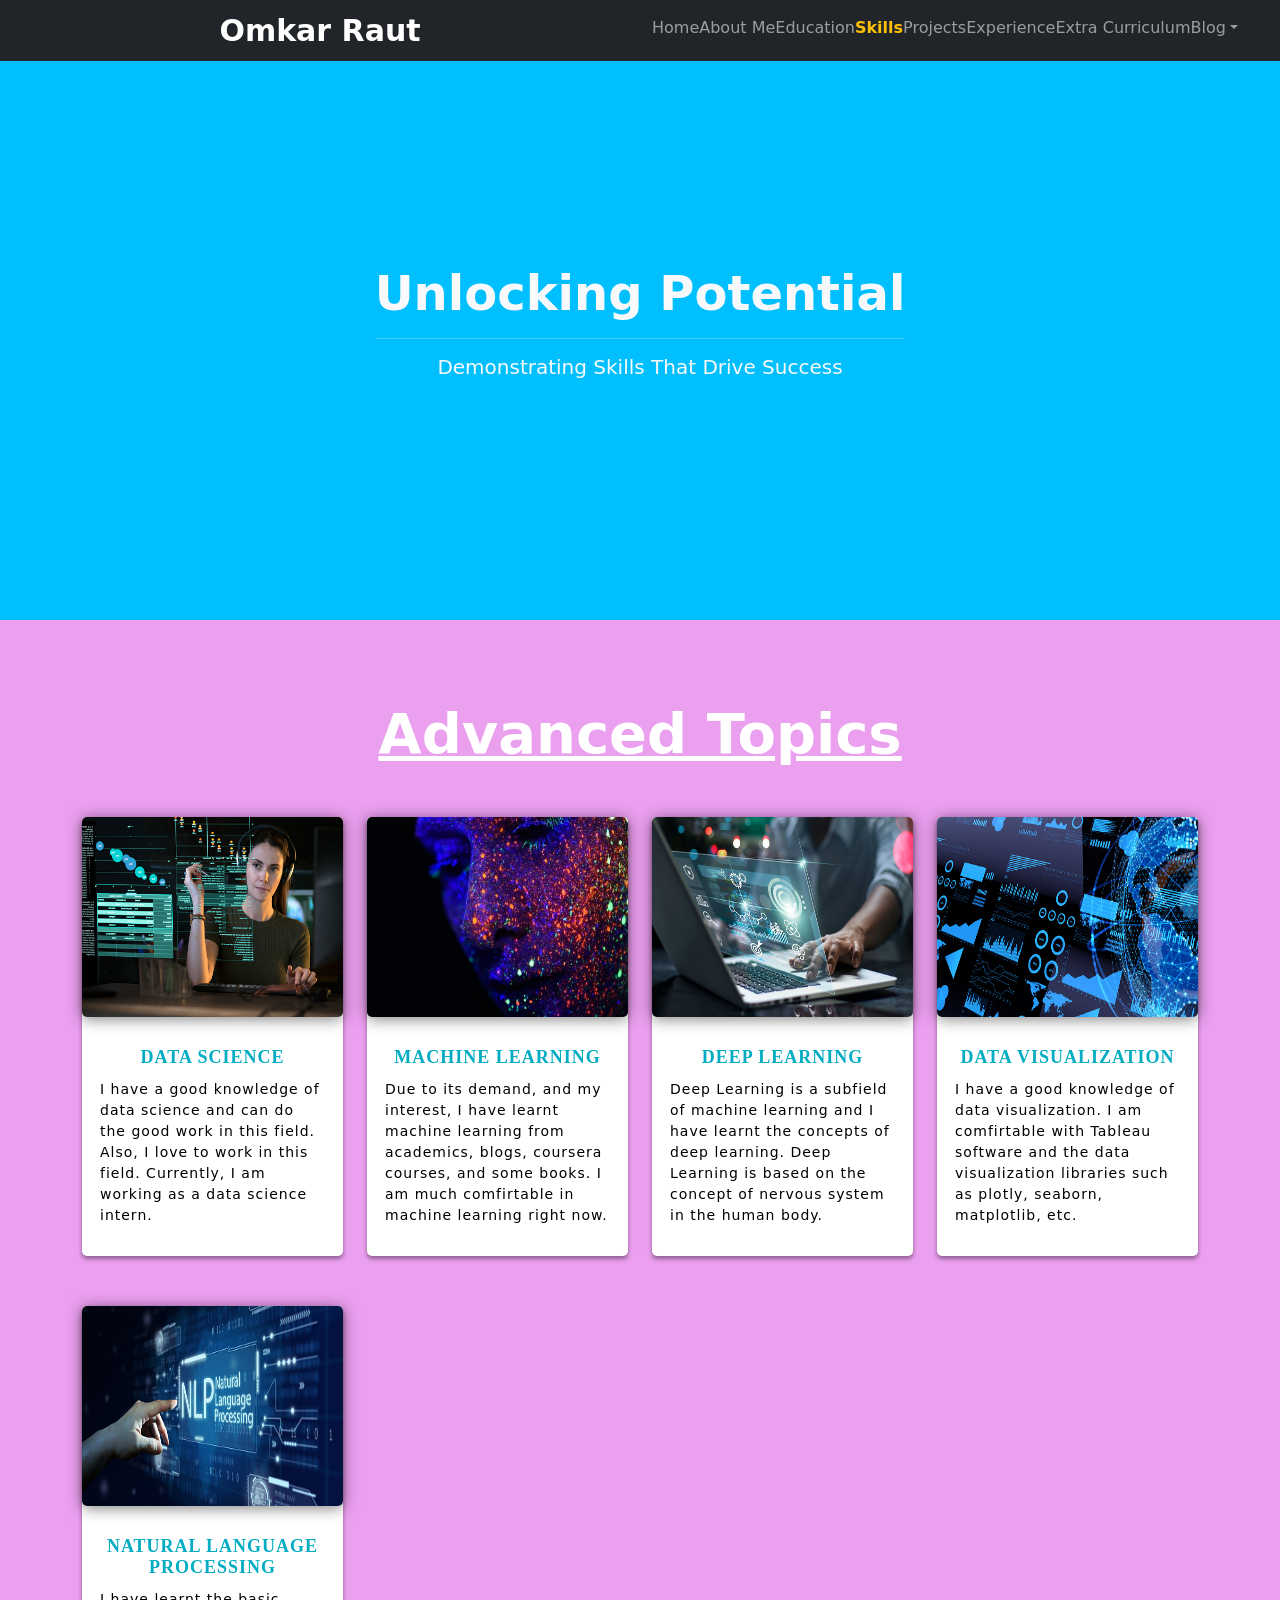
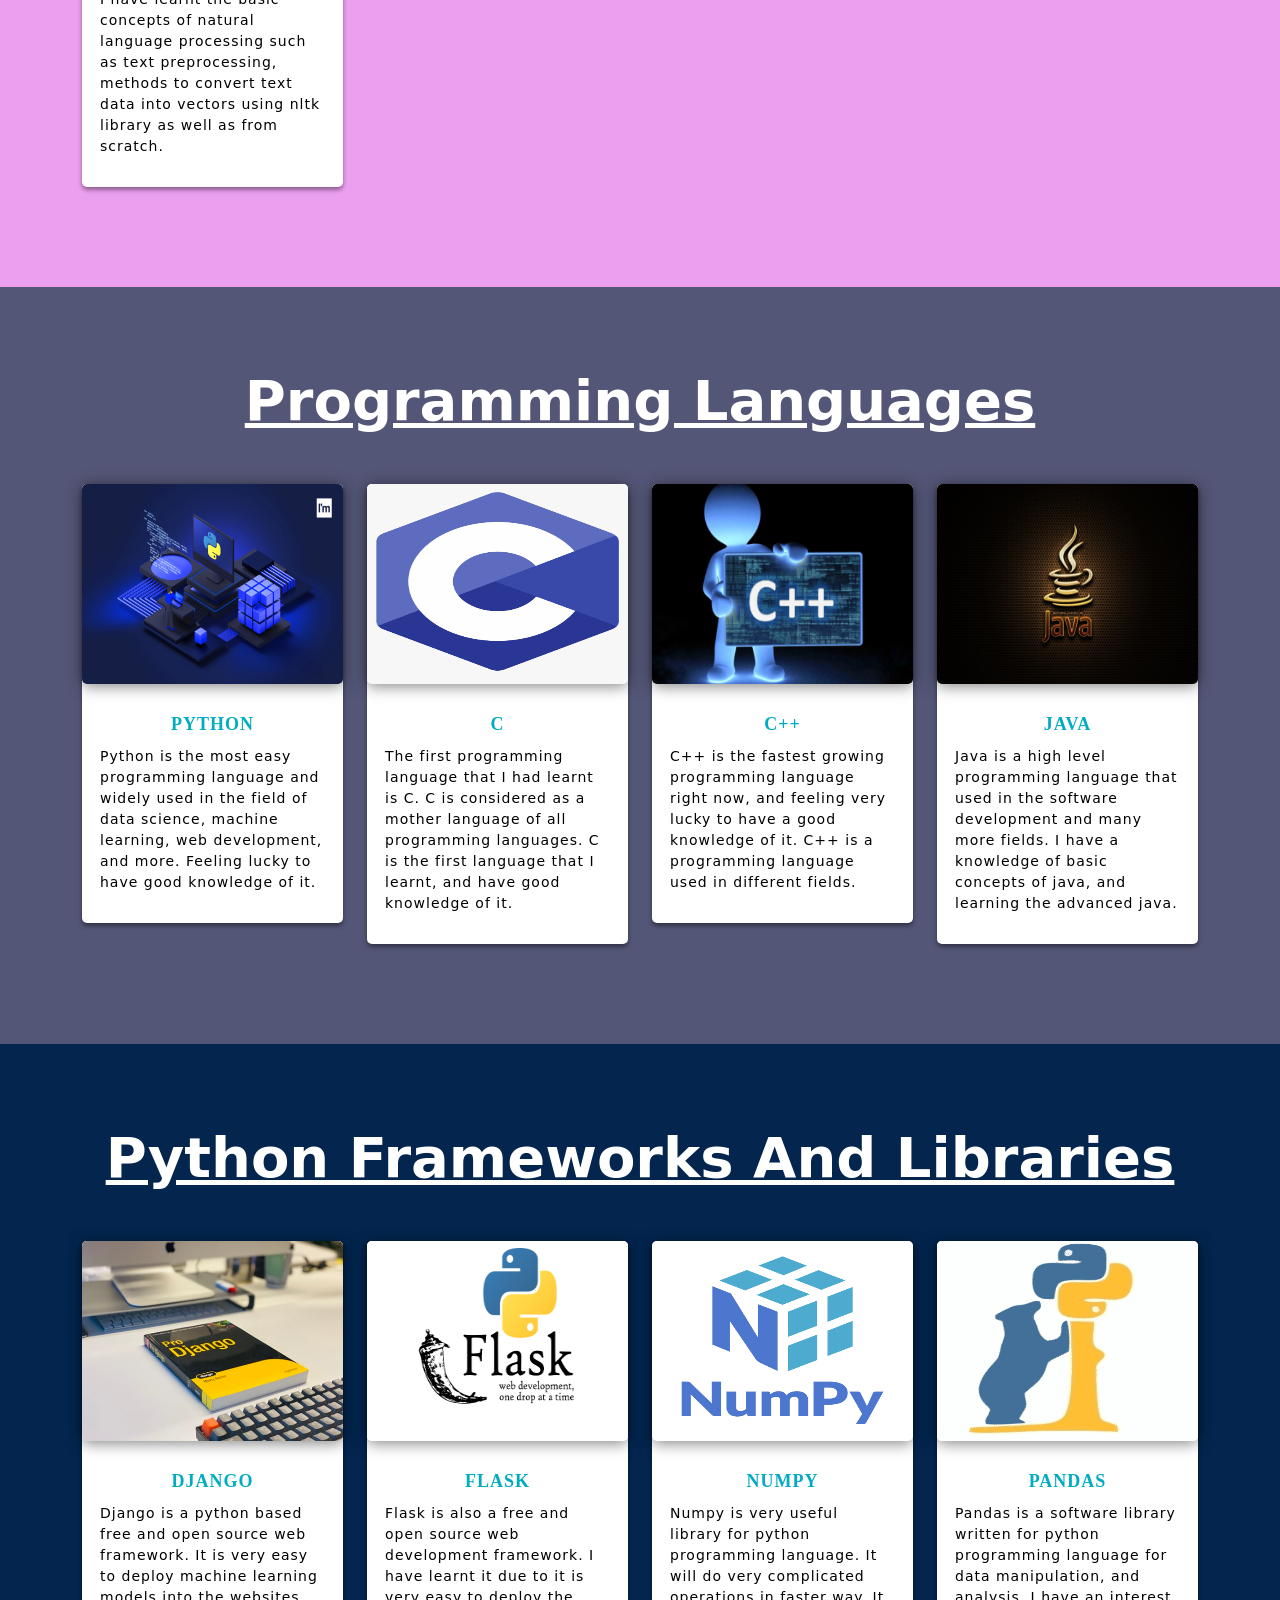
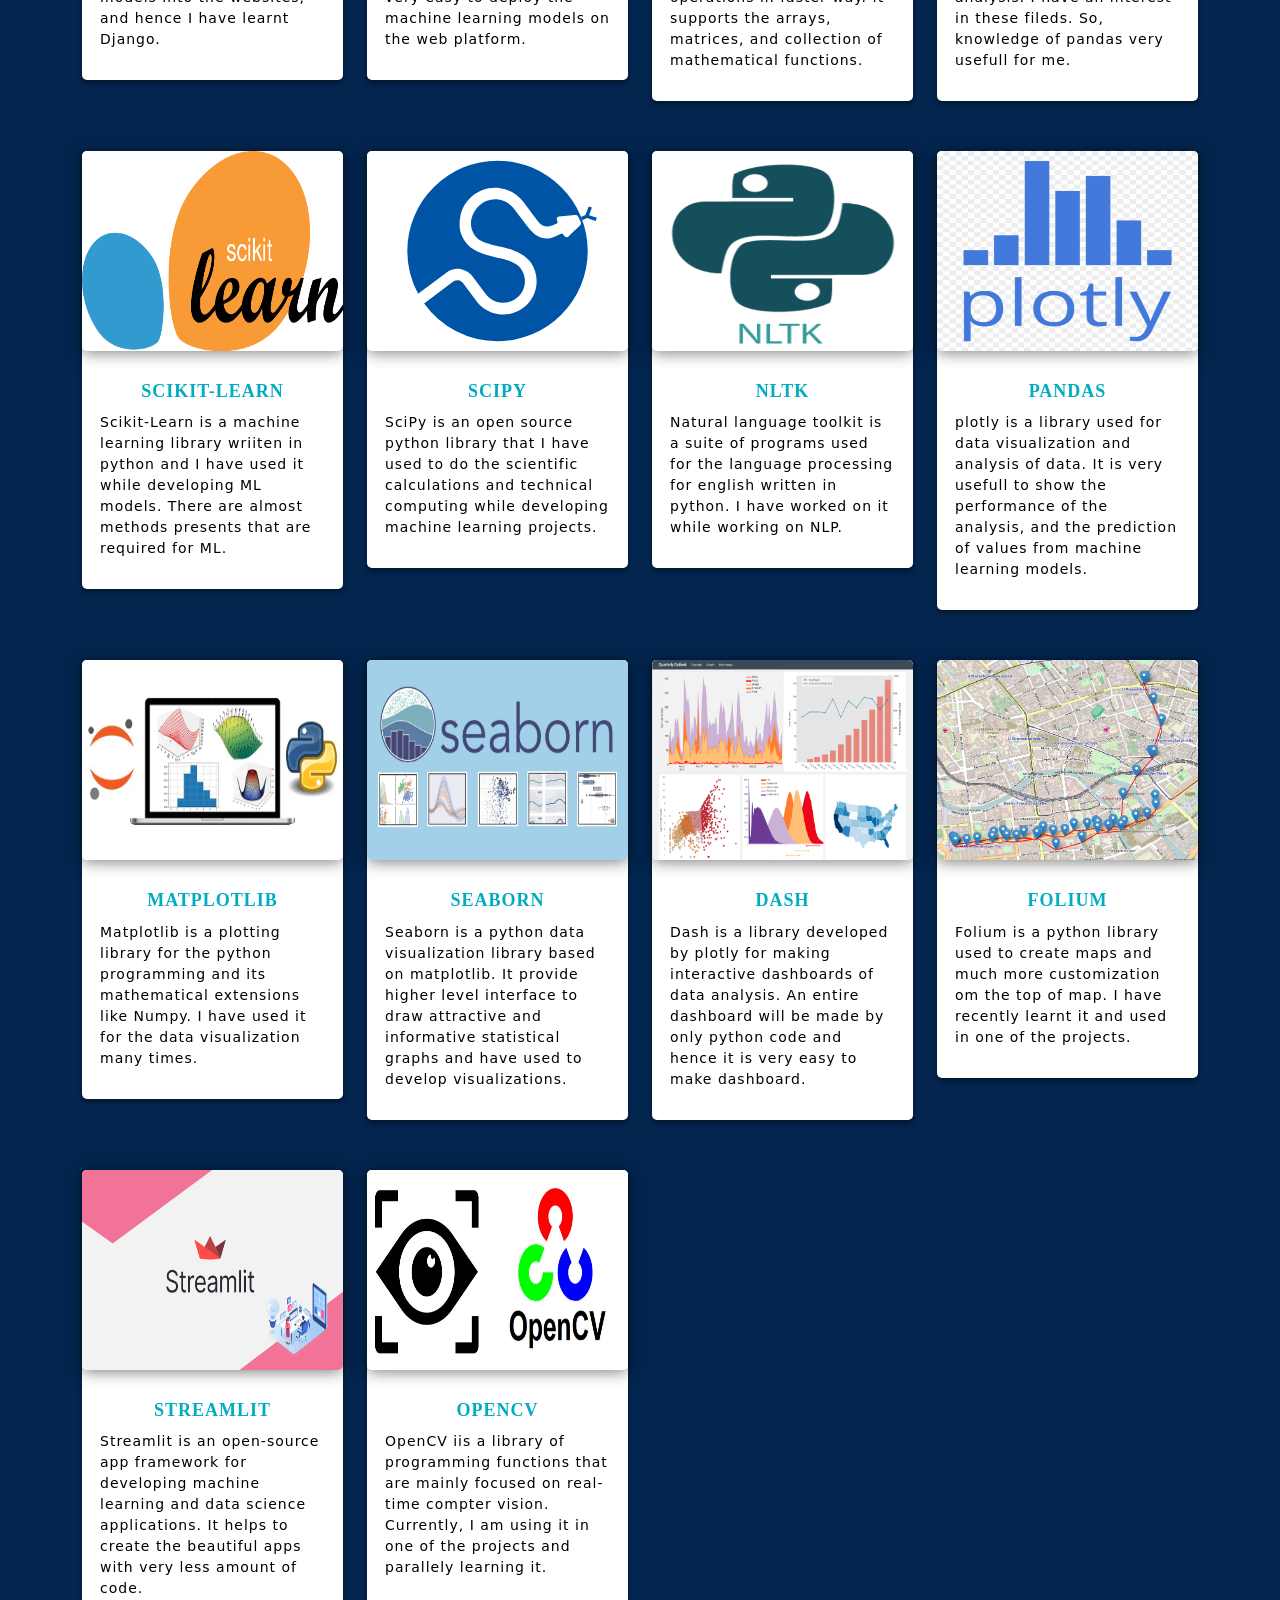
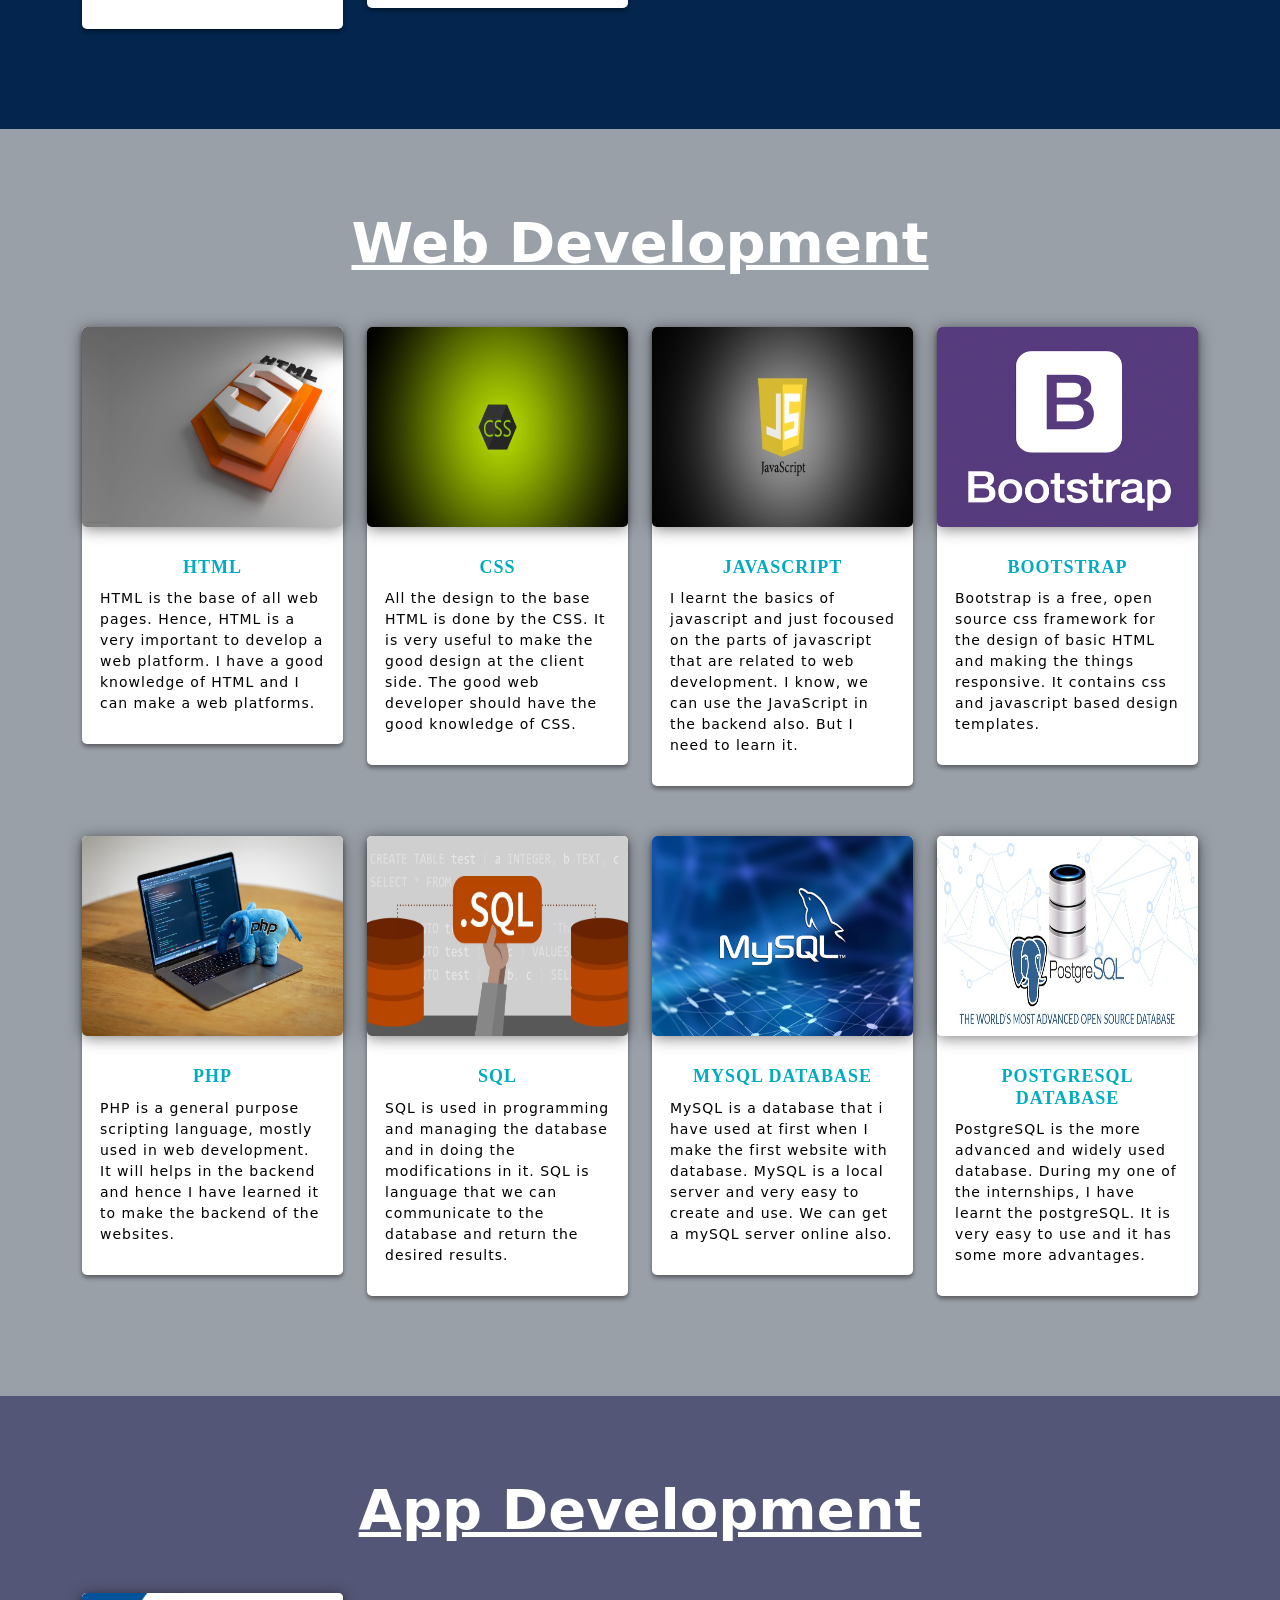
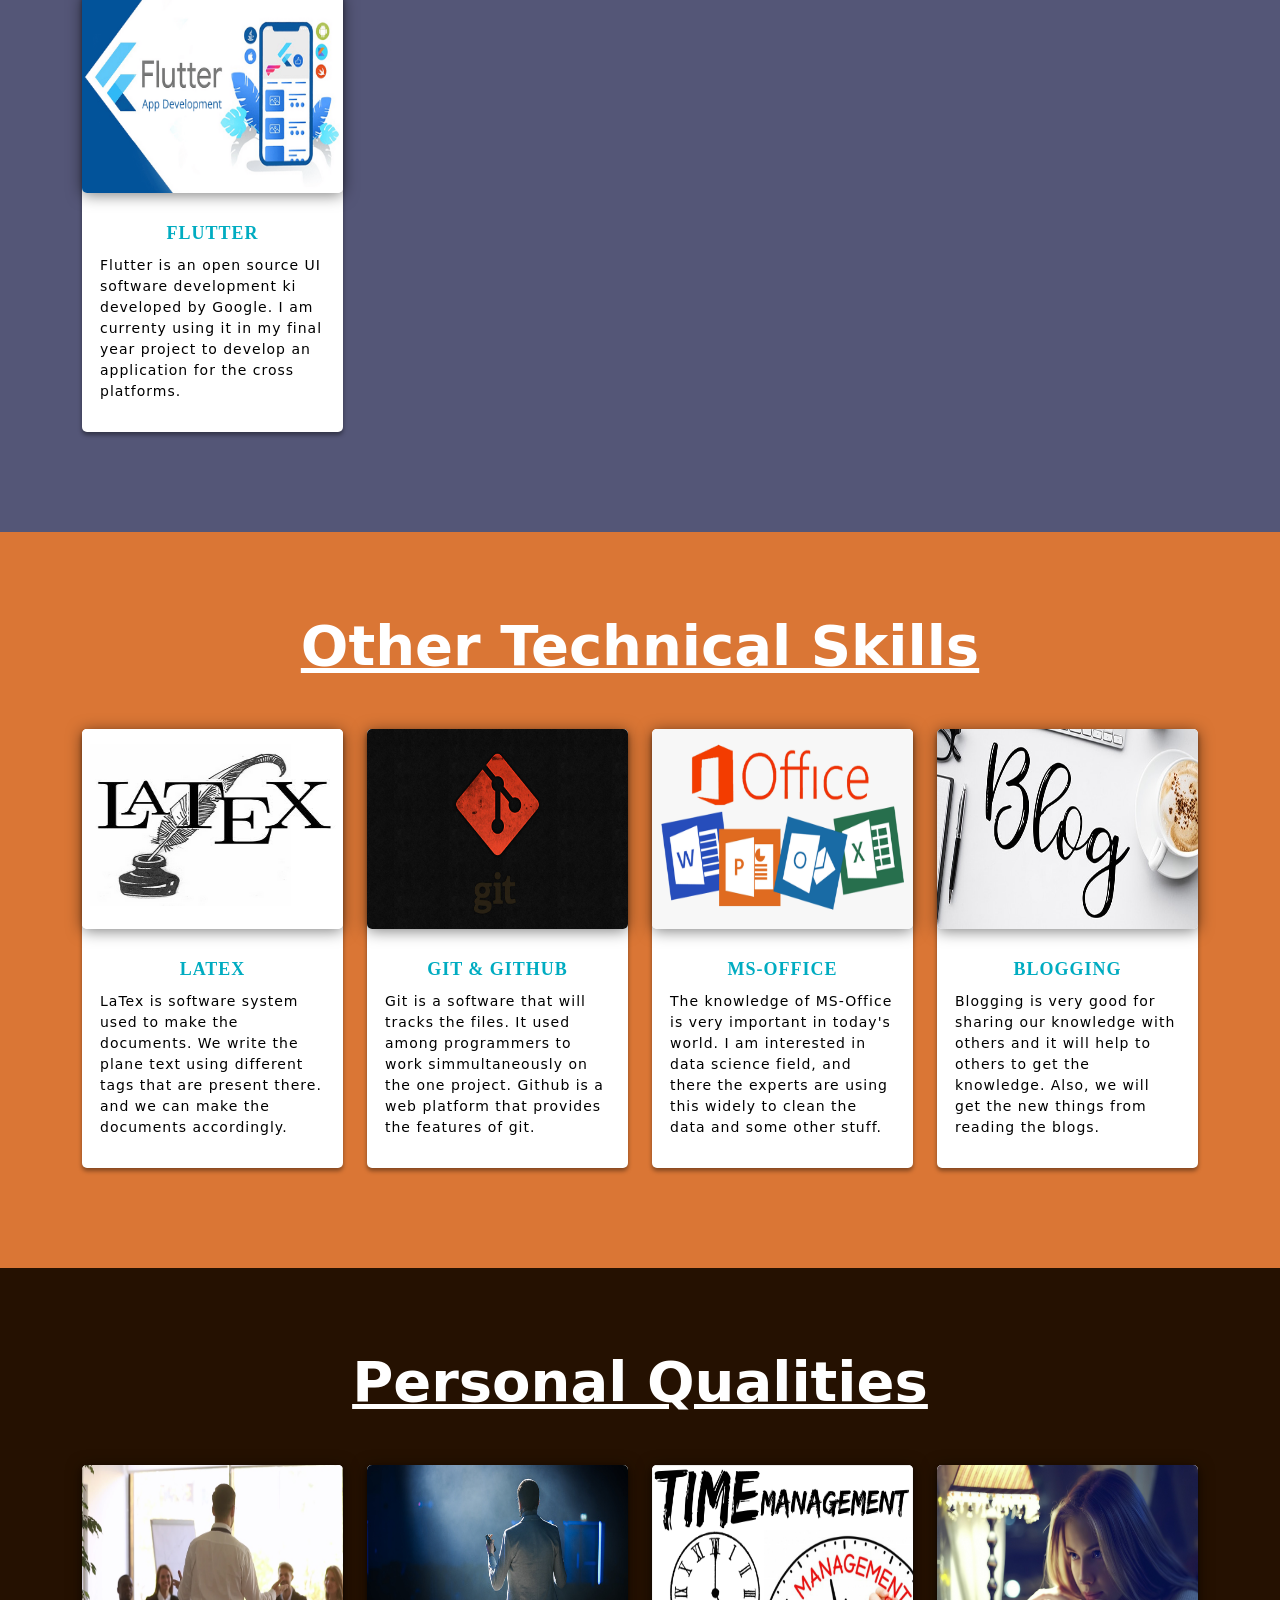
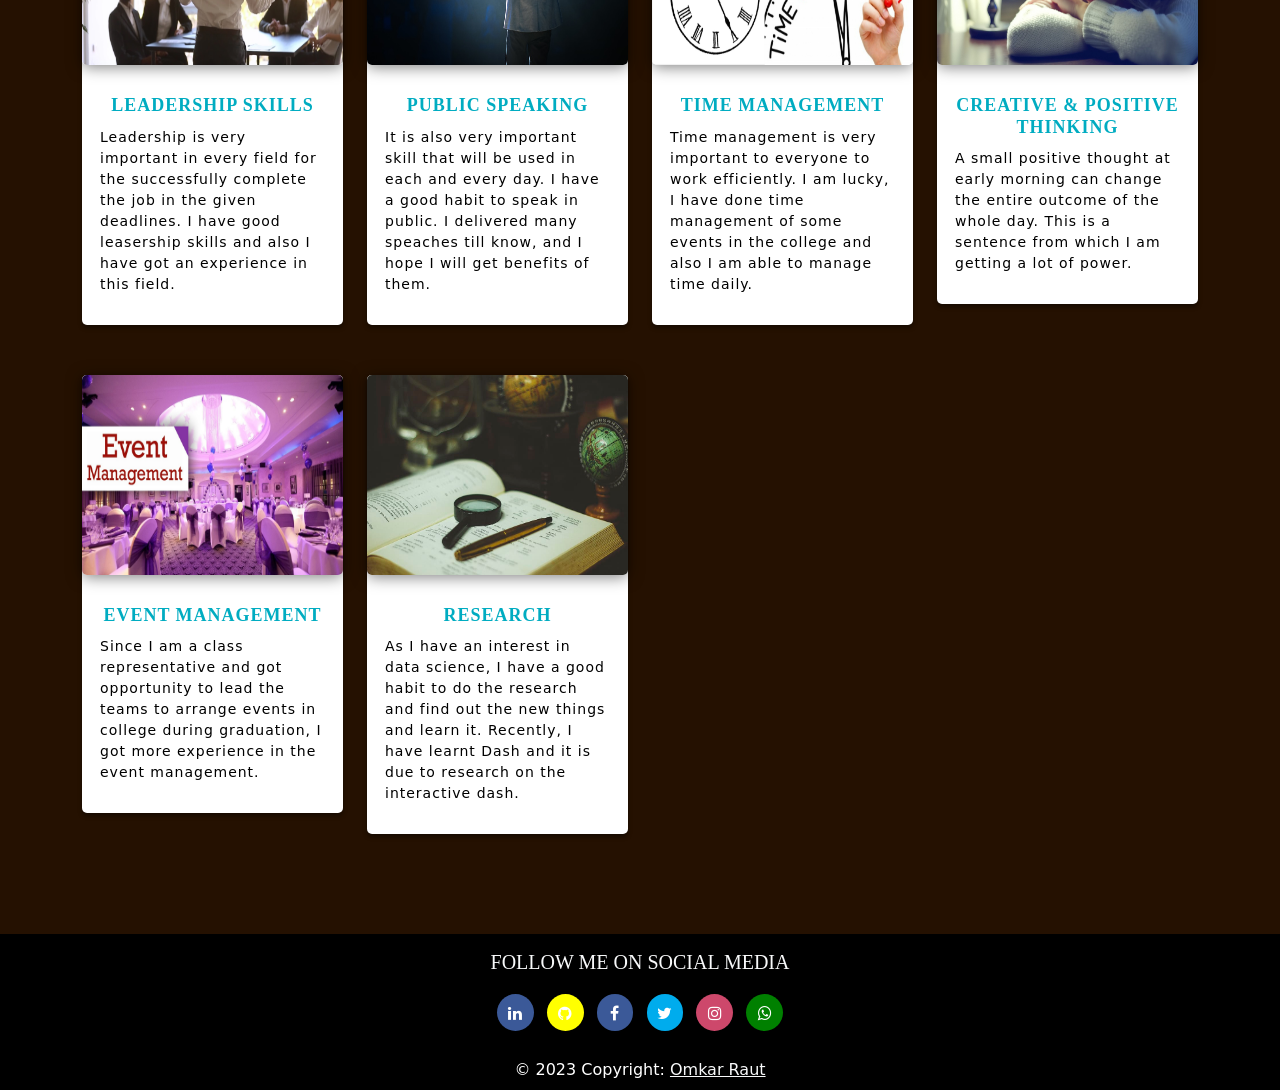
<file: skills.html>
<!doctype html>
<html lang="en">
  <head>
    <!-- Required meta tags -->
    <meta charset="utf-8">
    <meta name="viewport" content="width=device-width, initial-scale=1">

    <!-- Bootstrap CSS -->
    <link href="https://cdn.jsdelivr.net/npm/bootstrap@5.0.0-beta2/dist/css/bootstrap.min.css" rel="stylesheet"
        integrity="sha384-BmbxuPwQa2lc/FVzBcNJ7UAyJxM6wuqIj61tLrc4wSX0szH/Ev+nYRRuWlolflfl" crossorigin="anonymous">
    <!-- Add icon library -->
    <link rel="stylesheet" href="https://cdnjs.cloudflare.com/ajax/libs/font-awesome/4.7.0/css/font-awesome.min.css">

    <!-- Google Fonts -->
    <link href="https://fonts.googleapis.com/css?family=Roboto:300,400,500,700&display=swap" rel="stylesheet" />

    <link rel="stylesheet" href="css/style.css">

    <link rel="stylesheet" href="css/style2.css">

    <title> Skills | Omkar Raut </title>

  </head>
  <body>
    <!-- BAV BAR SECTION START -->
    <section>
        <nav class="navbar-expand-lg navbar-dark bg-dark fixed-top">
            <div class="container-fluid">
                <div class="row pt-2 pb-2">
                    <div class="col-lg-6 text-center">
                        <a class="navbar-brand" id="headername" href="index.html">Omkar Raut</a>
                        <span class="float-end"><button class="navbar-toggler" type="button" data-bs-toggle="collapse"
                                data-bs-target="#navbarSupportedContent" aria-controls="navbarSupportedContent"
                                aria-expanded="false" aria-label="Toggle navigation"><span
                                    class="navbar-toggler-icon"></span></button></span>
                    </div>
                    <div class="col-lg-6 text-center">
                        <div class="collapse navbar-collapse" id="navbarSupportedContent">
                            <ul class="navbar-nav mb-2 mb-lg-0">
                                <li class="nav-item"><a class="nav-link" href="index.html">Home</a></li>
                                <li class="nav-item"><a class="nav-link" href="about.html">About Me</a></li>
                                <li class="nav-item"><a class="nav-link" href="education.html">Education</a></li>
                                <li class="nav-item"><a class="nav-link active text-warning" style="font-weight: bold;" href="skills.html">Skills</a></li>
                                <li class="nav-item"><a class="nav-link" href="projects.html">Projects</a></li>
                                <li class="nav-item"><a class="nav-link" href="experience.html">Experience</a></li>
                                <li class="nav-item"><a class="nav-link" href="extra.html">Extra Curriculum</a></li>
                                <li class="nav-item dropdown">
                                    <a class="nav-link dropdown-toggle" href="#" id="navbarDropdown" role="button"
                                        data-bs-toggle="dropdown" aria-expanded="false">Blog</a>
                                    <ul class="dropdown-menu" aria-labelledby="navbarDropdown">
                                        <li><a class="dropdown-item" href="https://medium.com/machine-learning-concepts"
                                                target="_blank">Medium</a></li>
                                        <li><a class="dropdown-item" href="https://omkarraut.substack.com/"
                                                target="_blank">Substack</a></li>
                                    </ul>
                                </li>
                            </ul>
                        </div>
                    </div>
                </div>
            </div>
        </nav>
    </section>
    <!-- BAV BAR SECTION END -->

    <!-- HEADER BAR SECTION START -->
    <section>
        <div class="container-fluid mt-4 pt-5 pb-5" style="background-color: #00bfff;">
            <div class="container d-flex align-items-center justify-content-center text-light text-center" style="height: 500px;">
                <div style="padding: 0px 30px;" class="display-5 fw-bold">Unlocking Potential <hr> <div class="lead">Demonstrating Skills That Drive Success</div></div>
            </div>
        </div>
    </section>
    <!-- HEADER BAR SECTION END -->

    <!-- SKILLS SECTION START -->
    <section>
        <div class="container-fluid" style="background-color: #EB9FEF;">
            <div id="cards_landscape_wrap-2" style="background-color: #EB9FEF;">
                <div class="container">
                <h1 class="text-center text-white display-4 fw-bold p-0 m-0"><u>Advanced Topics</u></h1>
                    <div class="row">
                        <div class="col-xs-12 col-sm-6 col-md-3 col-lg-3">
                            <div class="card-flyer">
                                <div class="text-box">
                                    <div class="image-box">
                                        <img src="img/ds.jpg" alt="" />
                                    </div>
                                    <div class="text-container">
                                        <h6>Data Science</h6>
                                        <p style="text-align:left;">
                                            I have a good knowledge of data science and can do the good work in this field. Also, I love to work in this field.
                                            Currently, I am working as a data science intern.
                                        </p>
                                    </div>
                                </div>
                            </div>
                        </div>
                        <div class="col-xs-12 col-sm-6 col-md-3 col-lg-3">
                            <div class="card-flyer">
                                <div class="text-box">
                                    <div class="image-box">
                                        <img src="img/ml.jfif" alt="" />
                                    </div>
                                    <div class="text-container">
                                        <h6>Machine Learning</h6>
                                        <p style="text-align:left;">
                                            Due to its demand, and my interest,
                                            I have learnt machine learning from academics, blogs, coursera courses, and some books. I am much comfirtable in machine learning right now.
                                        </p>
                                    </div>
                                </div>
                            </div>
                        </div>
                        <div class="col-xs-12 col-sm-6 col-md-3 col-lg-3">
                            <div class="card-flyer">
                                <div class="text-box">
                                    <div class="image-box">
                                        <img src="img/dl.jpg" alt="" />
                                    </div>
                                    <div class="text-container">
                                        <h6>Deep Learning</h6>
                                        <p style="text-align:left;">
                                            Deep Learning is a subfield of machine learning and I have learnt the concepts of deep learning. Deep Learning
                                            is based on the concept of nervous system in the human body.
                                        </p>
                                    </div>
                                </div>
                            </div>
                        </div>
                        <div class="col-xs-12 col-sm-6 col-md-3 col-lg-3">
                            <div class="card-flyer">
                                <div class="text-box">
                                    <div class="image-box">
                                        <img src="img/dv.jpg" alt="" />
                                    </div>
                                    <div class="text-container">
                                        <h6>Data Visualization</h6>
                                        <p style="text-align:left;">
                                            I have a good knowledge of data visualization. I am comfirtable with Tableau software and the data visualization
                                            libraries such as plotly, seaborn, matplotlib, etc.
                                        </p>
                                    </div>
                                </div>
                            </div>
                        </div>
                        <div class="col-xs-12 col-sm-6 col-md-3 col-lg-3">
                            <div class="card-flyer">
                                <div class="text-box">
                                    <div class="image-box">
                                        <img src="img/nlp.jpg" alt="" />
                                    </div>
                                    <div class="text-container">
                                        <h6>Natural Language Processing</h6>
                                        <p style="text-align:left;">
                                            I have learnt the basic concepts of natural language processing such as text preprocessing, 
                                            methods to convert text data into vectors using nltk library as well as from scratch.
                                        </p>
                                    </div>
                                </div>
                            </div>
                        </div>

                    </div>
                </div>
            </div>
        </div>
        <div class="container-fluid" style="background-color: #545677;">
            <div id="cards_landscape_wrap-2" style="background-color: #545677;">
                <div class="container">
                <h1 class="text-center text-white display-4 fw-bold p-0 m-0"><u>Programming Languages</u></h1>
                    <div class="row">
                        <div class="col-xs-12 col-sm-6 col-md-3 col-lg-3">
                            <div class="card-flyer">
                                <div class="text-box">
                                    <div class="image-box">
                                        <img src="img/python.png" alt="" />
                                    </div>
                                    <div class="text-container">
                                        <h6>Python</h6>
                                        <p style="text-align:left;">
                                            Python is the most easy programming language and widely used in the field of data science, machine learning, 
                                            web development, and more. Feeling lucky to have good knowledge of it.
                                        </p>
                                    </div>
                                </div>
                            </div>
                        </div>
                        <div class="col-xs-12 col-sm-6 col-md-3 col-lg-3">
                            <div class="card-flyer">
                                <div class="text-box">
                                    <div class="image-box">
                                        <img src="img/c.png" alt="" />
                                    </div>
                                    <div class="text-container">
                                        <h6>C</h6>
                                        <p style="text-align:left;">
                                            The first programming language that I had learnt is C. C is considered as a mother language of all programming languages.
                                            C is the first language that I learnt, and have good knowledge of it.
                                        </p>
                                    </div>
                                </div>
                            </div>
                        </div>
                        <div class="col-xs-12 col-sm-6 col-md-3 col-lg-3">
                            <div class="card-flyer">
                                <div class="text-box">
                                    <div class="image-box">
                                        <img src="img/cpp.png" alt="" />
                                    </div>
                                    <div class="text-container">
                                        <h6>C++</h6>
                                        <p style="text-align:left;">
                                            C++ is the fastest growing programming language right now, and feeling very lucky to have a good knowledge of it. C++ is a programming
                                            language used in different fields.
                                        </p>
                                    </div>
                                </div>
                            </div>
                        </div>
                        <div class="col-xs-12 col-sm-6 col-md-3 col-lg-3">
                            <div class="card-flyer">
                                <div class="text-box">
                                    <div class="image-box">
                                        <img src="img/java.jpg" alt="" />
                                    </div>
                                    <div class="text-container">
                                        <h6>Java</h6>
                                        <p style="text-align:left;">
                                            Java is a high level programming language that used in the software development and many more fields. I have a knowledge of basic concepts
                                            of java, and learning the advanced java.
                                        </p>
                                    </div>
                                </div>
                            </div>
                        </div>
                    </div>
                </div>
            </div>
        </div>
        <div class="container-fluid" style="background-color: #03254E;">
            <div id="cards_landscape_wrap-2" style="background-color: #03254E;;">
                <div class="container">
                <h1 class="text-center text-white display-4 fw-bold p-0 m-0"><u>Python Frameworks And Libraries</u></h1>
                    <div class="row">
                        <div class="col-xs-12 col-sm-6 col-md-3 col-lg-3">
                            <div class="card-flyer">
                                <div class="text-box">
                                    <div class="image-box">
                                        <img src="img/django.jfif" alt="" />
                                    </div>
                                    <div class="text-container">
                                        <h6>Django</h6>
                                        <p style="text-align:left;">
                                            Django is a python based free and open source web framework. It is very easy to deploy machine learning models into the websites, and hence I have learnt 
                                            Django.
                                        </p>
                                    </div>
                                </div>
                            </div>
                        </div>
                        <div class="col-xs-12 col-sm-6 col-md-3 col-lg-3">
                            <div class="card-flyer">
                                <div class="text-box">
                                    <div class="image-box">
                                        <img src="img/flask.png" alt="" />
                                    </div>
                                    <div class="text-container">
                                        <h6>Flask</h6>
                                        <p style="text-align:left;">
                                            Flask is also a free and open source web development framework. I have learnt it due to it is very easy to deploy the 
                                            machine learning models on the web platform.
                                        </p>
                                    </div>
                                </div>
                            </div>
                        </div>
                        <div class="col-xs-12 col-sm-6 col-md-3 col-lg-3">
                            <div class="card-flyer">
                                <div class="text-box">
                                    <div class="image-box">
                                        <img src="img/np.png" alt="" />
                                    </div>
                                    <div class="text-container">
                                        <h6>Numpy</h6>
                                        <p style="text-align:left;">
                                            Numpy is very useful library for python programming language. It will do very complicated operations in faster way.
                                            It supports the arrays, matrices, and collection of mathematical functions.
                                        </p>
                                    </div>
                                </div>
                            </div>
                        </div>
                        <div class="col-xs-12 col-sm-6 col-md-3 col-lg-3">
                            <div class="card-flyer">
                                <div class="text-box">
                                    <div class="image-box">
                                        <img src="img/pd.png" alt="" />
                                    </div>
                                    <div class="text-container">
                                        <h6>Pandas</h6>
                                        <p style="text-align:left;">
                                            Pandas is a software library written for python programming language for data manipulation, and analysis. I have an interest
                                            in these fileds. So, knowledge of pandas very usefull for me.
                                        </p>
                                    </div>
                                </div>
                            </div>
                        </div>
                        <div class="col-xs-12 col-sm-6 col-md-3 col-lg-3">
                            <div class="card-flyer">
                                <div class="text-box">
                                    <div class="image-box">
                                        <img src="img/sklearn.png" alt="" />
                                    </div>
                                    <div class="text-container">
                                        <h6>Scikit-Learn</h6>
                                        <p style="text-align:left;">
                                            Scikit-Learn is a machine learning library wriiten in python and I have used it while developing ML models.
                                            There are almost methods presents that are required for ML.
                                        </p>
                                    </div>
                                </div>
                            </div>
                        </div>
                        <div class="col-xs-12 col-sm-6 col-md-3 col-lg-3">
                            <div class="card-flyer">
                                <div class="text-box">
                                    <div class="image-box">
                                        <img src="img/scipy.svg" alt="" />
                                    </div>
                                    <div class="text-container">
                                        <h6>SciPy</h6>
                                        <p style="text-align:left;">
                                            SciPy is an open source python library that I have used to do the scientific calculations and technical computing while developing machine learning projects.
                                            
                                        </p>
                                    </div>
                                </div>
                            </div>
                        </div>
                        <div class="col-xs-12 col-sm-6 col-md-3 col-lg-3">
                            <div class="card-flyer">
                                <div class="text-box">
                                    <div class="image-box">
                                        <img src="img/nltk.png" alt="" />
                                    </div>
                                    <div class="text-container">
                                        <h6>NLTK</h6>
                                        <p style="text-align:left;">
                                            Natural language toolkit is a suite of programs used for the language processing for english written in python. I have worked on it while working on NLP.
                                        </p>
                                    </div>
                                </div>
                            </div>
                        </div>
                        <div class="col-xs-12 col-sm-6 col-md-3 col-lg-3">
                            <div class="card-flyer">
                                <div class="text-box">
                                    <div class="image-box">
                                        <img src="img/plotly.png" alt="" />
                                    </div>
                                    <div class="text-container">
                                        <h6>Pandas</h6>
                                        <p style="text-align:left;">
                                            plotly is a library used for data visualization and analysis of data. It is very usefull to show the performance of the analysis, and 
                                            the prediction of values from machine learning models.
                                        </p>
                                    </div>
                                </div>
                            </div>
                        </div>
                        <div class="col-xs-12 col-sm-6 col-md-3 col-lg-3">
                            <div class="card-flyer">
                                <div class="text-box">
                                    <div class="image-box">
                                        <img src="img/matplotlib.jpg" alt="" />
                                    </div>
                                    <div class="text-container">
                                        <h6>Matplotlib</h6>
                                        <p style="text-align:left;">
                                            Matplotlib is a plotting library for the python programming and its mathematical extensions like Numpy. I have used it for the data visualization many times.
                                        </p>
                                    </div>
                                </div>
                            </div>
                        </div>
                        <div class="col-xs-12 col-sm-6 col-md-3 col-lg-3">
                            <div class="card-flyer">
                                <div class="text-box">
                                    <div class="image-box">
                                        <img src="img/seaborn.jpg" alt="" />
                                    </div>
                                    <div class="text-container">
                                        <h6>Seaborn</h6>
                                        <p style="text-align:left;">
                                            Seaborn is a python data visualization library based on matplotlib. It provide higher level interface to draw attractive and informative statistical graphs and have used to develop visualizations.
                                        </p>
                                    </div>
                                </div>
                            </div>
                        </div>
                        <div class="col-xs-12 col-sm-6 col-md-3 col-lg-3">
                            <div class="card-flyer">
                                <div class="text-box">
                                    <div class="image-box">
                                        <img src="img/dash.png" alt="" />
                                    </div>
                                    <div class="text-container">
                                        <h6>Dash</h6>
                                        <p style="text-align:left;">
                                            Dash is a library developed by plotly for making interactive dashboards of data analysis. An entire dashboard will be made by only python code
                                            and hence it is very easy to make dashboard.
                                        </p>
                                    </div>
                                </div>
                            </div>
                        </div>
                        <div class="col-xs-12 col-sm-6 col-md-3 col-lg-3">
                            <div class="card-flyer">
                                <div class="text-box">
                                    <div class="image-box">
                                        <img src="img/folium.png" alt="" />
                                    </div>
                                    <div class="text-container">
                                        <h6>Folium</h6>
                                        <p style="text-align:left;">
                                            Folium is a python library used to create maps and much more customization om the top of map. I have recently learnt it and used in one of the projects.

                                        </p>
                                    </div>
                                </div>
                            </div>
                        </div>
                        <div class="col-xs-12 col-sm-6 col-md-3 col-lg-3">
                            <div class="card-flyer">
                                <div class="text-box">
                                    <div class="image-box">
                                        <img src="img/streamlit.png" alt="" />
                                    </div>
                                    <div class="text-container">
                                        <h6>Streamlit</h6>
                                        <p style="text-align:left;">
                                            Streamlit is an open-source app framework for developing machine learning and data science applications. It helps to create the beautiful
                                            apps with very less amount of code.

                                        </p>
                                    </div>
                                </div>
                            </div>
                        </div>
                        <div class="col-xs-12 col-sm-6 col-md-3 col-lg-3">
                            <div class="card-flyer">
                                <div class="text-box">
                                    <div class="image-box">
                                        <img src="img/opencv.jpg" alt="" />
                                    </div>
                                    <div class="text-container">
                                        <h6>OpenCV</h6>
                                        <p style="text-align:left;">
                                            OpenCV iis a library of programming functions that are mainly focused on real-time compter vision. Currently, I am using it in one of the projects and parallely learning it.

                                        </p>
                                    </div>
                                </div>
                            </div>
                        </div>

                    </div>
                </div>
            </div>
        </div>
        <div class="container-fluid" style="background-color: #9AA0A8;">
            <div id="cards_landscape_wrap-2" style="background-color: #9AA0A8;">
                <div class="container">
                <h1 class="text-center text-white display-4 fw-bold p-0 m-0"><u>Web Development</u></h1>
                    <div class="row">
                        <div class="col-xs-12 col-sm-6 col-md-3 col-lg-3">
                            <div class="card-flyer">
                                <div class="text-box">
                                    <div class="image-box">
                                        <img src="img/html.jpg" alt="" />
                                    </div>
                                    <div class="text-container">
                                        <h6>HTML</h6>
                                        <p style="text-align:left;">
                                            HTML is the base of all web pages. Hence, HTML is a very important to develop a web platform. I have a good
                                            knowledge of HTML and I can make a web platforms. 
                                        </p>
                                    </div>
                                </div>
                            </div>
                        </div>
                        <div class="col-xs-12 col-sm-6 col-md-3 col-lg-3">
                            <div class="card-flyer">
                                <div class="text-box">
                                    <div class="image-box">
                                        <img src="img/css.jpg" alt="" />
                                    </div>
                                    <div class="text-container">
                                        <h6>CSS</h6>
                                        <p style="text-align:left;">
                                            All the design to the base HTML is done by the CSS. It is very useful to make the good design at the client side. The good web developer
                                            should have the good knowledge of CSS.
                                        </p>
                                    </div>
                                </div>
                            </div>
                        </div>
                        <div class="col-xs-12 col-sm-6 col-md-3 col-lg-3">
                            <div class="card-flyer">
                                <div class="text-box">
                                    <div class="image-box">
                                        <img src="img/js.jpg" alt="" />
                                    </div>
                                    <div class="text-container">
                                        <h6>JavaScript</h6>
                                        <p style="text-align:left;">
                                            I learnt the basics of javascript and just focoused on the parts of javascript that are related to web development.
                                            I know, we can use the JavaScript in the backend also. But I need to learn it.
                                        </p>
                                    </div>
                                </div>
                            </div>
                        </div>
                        <div class="col-xs-12 col-sm-6 col-md-3 col-lg-3">
                            <div class="card-flyer">
                                <div class="text-box">
                                    <div class="image-box">
                                        <img src="img/bootstrap.png" alt="" />
                                    </div>
                                    <div class="text-container">
                                        <h6>BootStrap</h6>
                                        <p style="text-align:left;">
                                            Bootstrap is a free, open source css framework for the design of basic HTML and making the things responsive.
                                            It contains css and javascript based design templates.
                                        </p>
                                    </div>
                                </div>
                            </div>
                        </div>
                        <div class="col-xs-12 col-sm-6 col-md-3 col-lg-3">
                            <div class="card-flyer">
                                <div class="text-box">
                                    <div class="image-box">
                                        <img src="img/php.jfif" alt="" />
                                    </div>
                                    <div class="text-container">
                                        <h6>PHP</h6>
                                        <p style="text-align:left;">
                                            PHP is a general purpose scripting language, mostly used in web development. It will helps in the backend and hence I have learned it
                                            to make the backend of the websites.
                                        </p>
                                    </div>
                                </div>
                            </div>
                        </div>
                        <div class="col-xs-12 col-sm-6 col-md-3 col-lg-3">
                            <div class="card-flyer">
                                <div class="text-box">
                                    <div class="image-box">
                                        <img src="img/sql.webp" alt="" />
                                    </div>
                                    <div class="text-container">
                                        <h6>SQL</h6>
                                        <p style="text-align:left;">
                                            SQL is used in programming and managing the database and in doing the modifications in it. SQL is language that we can communicate
                                            to the database and return the desired results.
                                        </p>
                                    </div>
                                </div>
                            </div>
                        </div>
                        <div class="col-xs-12 col-sm-6 col-md-3 col-lg-3">
                            <div class="card-flyer">
                                <div class="text-box">
                                    <div class="image-box">
                                        <img src="img/mysql.png" alt="" />
                                    </div>
                                    <div class="text-container">
                                        <h6>MySQL Database</h6>
                                        <p style="text-align:left;">
                                            MySQL is a database that i have used at first when I make the first website with database. MySQL is a local server and very easy to create and
                                            use. We can get a mySQL server online also.
                                        </p>
                                    </div>
                                </div>
                            </div>
                        </div>
                        <div class="col-xs-12 col-sm-6 col-md-3 col-lg-3">
                            <div class="card-flyer">
                                <div class="text-box">
                                    <div class="image-box">
                                        <img src="img/postgresql.jpg" alt="" />
                                    </div>
                                    <div class="text-container">
                                        <h6>PostgreSQL Database</h6>
                                        <p style="text-align:left;">
                                            PostgreSQL is the more advanced and widely used database. During my one of the internships, I have learnt the postgreSQL.
                                            It is very easy to use and it has some more advantages.
                                        </p>
                                    </div>
                                </div>
                            </div>
                        </div>
                    </div>
                </div>
            </div>
        </div>
        <div class="container-fluid" style="background-color: #545677;">
            <div id="cards_landscape_wrap-2" style="background-color: #545677;">
                <div class="container">
                <h1 class="text-center text-white display-4 fw-bold p-0 m-0"><u>App Development</u></h1>
                    <div class="row">
                        <div class="col-xs-12 col-sm-6 col-md-3 col-lg-3">
                            <div class="card-flyer">
                                <div class="text-box">
                                    <div class="image-box">
                                        <img src="img/flutter.png" alt="" />
                                    </div>
                                    <div class="text-container">
                                        <h6>Flutter</h6>
                                        <p style="text-align:left;">
                                            Flutter is an open source UI software development ki developed by Google. I am currenty using it 
                                            in my final year project to develop an application for the cross platforms.
                                        </p>
                                    </div>
                                </div>
                            </div>
                        </div>
                    </div>
                </div>
            </div>
        </div>
        <div class="container-fluid" style="background-color: #DA7635;">
            <div id="cards_landscape_wrap-2" style="background-color: #DA7635;">
                <div class="container">
                <h1 class="text-center text-white display-4 fw-bold p-0 m-0"><u>Other Technical Skills</u></h1>
                    <div class="row">
                        <div class="col-xs-12 col-sm-6 col-md-3 col-lg-3">
                            <div class="card-flyer">
                                <div class="text-box">
                                    <div class="image-box">
                                        <img src="img/latex.png" alt="" />
                                    </div>
                                    <div class="text-container">
                                        <h6>LaTex</h6>
                                        <p style="text-align:left;">
                                            LaTex is software system used to make the documents. We write the plane text using different tags that are present there. and
                                            we can make the documents accordingly.
                                        </p>
                                    </div>
                                </div>
                            </div>
                        </div>
                        <div class="col-xs-12 col-sm-6 col-md-3 col-lg-3">
                            <div class="card-flyer">
                                <div class="text-box">
                                    <div class="image-box">
                                        <img src="img/git.jpg" alt="" />
                                    </div>
                                    <div class="text-container">
                                        <h6>Git & Github</h6>
                                        <p style="text-align:left;">
                                            Git is a software that will tracks the files. It used among programmers to work simmultaneously on the one project. Github is
                                            a web platform that provides the features of git.
                                        </p>
                                    </div>
                                </div>
                            </div>
                        </div>
                        <div class="col-xs-12 col-sm-6 col-md-3 col-lg-3">
                            <div class="card-flyer">
                                <div class="text-box">
                                    <div class="image-box">
                                        <img src="img/msoffice.png" alt="" />
                                    </div>
                                    <div class="text-container">
                                        <h6>MS-Office</h6>
                                        <p style="text-align:left;">
                                            The knowledge of MS-Office is very important in today's world. I am interested in data science field, and there the experts are using
                                            this widely to clean the data and some other stuff.
                                        </p>
                                    </div>
                                </div>
                            </div>
                        </div>
                        <div class="col-xs-12 col-sm-6 col-md-3 col-lg-3">
                            <div class="card-flyer">
                                <div class="text-box">
                                    <div class="image-box">
                                        <img src="img/blog.jpg" alt="" />
                                    </div>
                                    <div class="text-container">
                                        <h6>Blogging</h6>
                                        <p style="text-align:left;">
                                            Blogging is very good for sharing our knowledge with others and it will help to others to get the knowledge. Also, we will get the new things
                                            from reading the blogs.
                                        </p>
                                    </div>
                                </div>
                            </div>
                        </div>
           
                    </div>
                </div>
            </div>
        </div>
        <div class="container-fluid" style="background-color: #251101;">
            <div id="cards_landscape_wrap-2" style="background-color: #251101;">
                <div class="container">
                <h1 class="text-center text-white display-4 fw-bold p-0 m-0"><u>Personal Qualities</u></h1>
                    <div class="row">
                        <div class="col-xs-12 col-sm-6 col-md-3 col-lg-3">
                            <div class="card-flyer">
                                <div class="text-box">
                                    <div class="image-box">
                                        <img src="img/leader.jpg" alt="" />
                                    </div>
                                    <div class="text-container">
                                        <h6>Leadership Skills</h6>
                                        <p style="text-align:left;">
                                            Leadership is very important in every field for the successfully complete the job in the given deadlines.
                                            I have good leasership skills and also I have got an experience in this field.
                                        </p>
                                    </div>
                                </div>
                            </div>
                        </div>
                        <div class="col-xs-12 col-sm-6 col-md-3 col-lg-3">
                            <div class="card-flyer">
                                <div class="text-box">
                                    <div class="image-box">
                                        <img src="img/ps.jpg" alt="" />
                                    </div>
                                    <div class="text-container">
                                        <h6>Public Speaking</h6>
                                        <p style="text-align:left;">
                                            It is also very important skill that will be used in each and every day. I have a good habit to speak in public. I delivered many speaches
                                            till know, and I hope I will get benefits of them. 
                                        </p>
                                    </div>
                                </div>
                            </div>
                        </div>
                        <div class="col-xs-12 col-sm-6 col-md-3 col-lg-3">
                            <div class="card-flyer">
                                <div class="text-box">
                                    <div class="image-box">
                                        <img src="img/tm.jpg" alt="" />
                                    </div>
                                    <div class="text-container">
                                        <h6>Time Management</h6>
                                        <p style="text-align:left;">
                                            Time management is very important to everyone to work efficiently. I am lucky, I have done time management of some events in the 
                                            college and also I am able to manage time daily.
                                        </p>
                                    </div>
                                </div>
                            </div>
                        </div>
                        <div class="col-xs-12 col-sm-6 col-md-3 col-lg-3">
                            <div class="card-flyer">
                                <div class="text-box">
                                    <div class="image-box">
                                        <img src="img/thinking.jpg" alt="" />
                                    </div>
                                    <div class="text-container">
                                        <h6>Creative & Positive Thinking</h6>
                                        <p style="text-align:left;">
                                            A small positive thought at early morning can change the entire outcome of the whole day. This is a sentence
                                            from which I am getting a lot of power.
                                        </p>
                                    </div>
                                </div>
                            </div>
                        </div>
                        <div class="col-xs-12 col-sm-6 col-md-3 col-lg-3">
                            <div class="card-flyer">
                                <div class="text-box">
                                    <div class="image-box">
                                        <img src="img/em.jpg" alt="" />
                                    </div>
                                    <div class="text-container">
                                        <h6>Event Management</h6>
                                        <p style="text-align:left;">
                                           Since I am a class representative and got opportunity to lead the teams to arrange events in college during graduation, I got more
                                           experience in the event management.
                                        </p>
                                    </div>
                                </div>
                            </div>
                        </div>
                        <div class="col-xs-12 col-sm-6 col-md-3 col-lg-3">
                            <div class="card-flyer">
                                <div class="text-box">
                                    <div class="image-box">
                                        <img src="img/research.jpg" alt="" />
                                    </div>
                                    <div class="text-container">
                                        <h6>Research</h6>
                                        <p style="text-align:left;">
                                           As I have an interest in data science, I have a good habit to do the research and find out the new things and learn it. Recently, I have learnt
                                           Dash and it is due to research on the interactive dash.
                                        </p>
                                    </div>
                                </div>
                            </div>
                        </div>
                    </div>
                </div>
            </div>
        </div>
    </section>
    <!-- SKILLS SECTION END -->



    <!-- FOOTER SECTION START -->
    <section>
        <footer class="text-center text-lg-start pt-3" style="background-color:black;">
          <div class="container">
            <div class="row">
              <h5 class="text-uppercase font-weight-bold text-center mb-3 text-light" style="font-family:Roboto-black;">Follow me on social media</h5>
              <ul class="socialIcons">
                <li class="linkedin"><a href="https://www.linkedin.com/in/omkar-santosh-raut/" target="_blank"><i class="fa fa-fw fa-linkedin"></i>LinkedIn</a></li>
                <li class="github"><a href="https://github.com/omkarsantoshraut" target="_blank"><i class="fa fa-fw fa-github"></i>GitHub</a></li>
                <li class="facebook"><a href="https://www.facebook.com/omkar.raut.94849/" target="_blank"><i class="fa fa-fw fa-facebook"></i>Facebook</a></li>
                <li class="twitter"><a href="https://twitter.com/Omkar56694166" target="_blank"><i class="fa fa-fw fa-twitter"></i>Twitter</a></li>
                <li class="instagram"><a href="https://www.instagram.com/omkaraut333/" target="_blank"><i class="fa fa-fw fa-instagram"></i>Instagram</a></li>
                <li class="whatsapp"><a href="https://wa.me/917559326095?text=Hello,%20Omkar.%20I%20want%20to%20talk%20to%20you." target="_blank"><i class="fa fa-fw fa-whatsapp"></i>WhatsApp</a></li>
              </ul>
  
            </div>
          </div>
  
          <!-- Copyright -->
          <div class="text-center pb-2" style="background-color: black; color: white;">
            © 2023 Copyright:
            <a class="text-light" href="index.html">Omkar Raut</a>
          </div>
          <!-- Copyright -->
        </footer>
      </section>
      <!-- FOOTER SECTION END -->
  
  
      <!-- SCRIPT FILE ATTACHMENT START -->
      <script src="https://cdn.jsdelivr.net/npm/bootstrap@5.0.0-beta2/dist/js/bootstrap.bundle.min.js" integrity="sha384-b5kHyXgcpbZJO/tY9Ul7kGkf1S0CWuKcCD38l8YkeH8z8QjE0GmW1gYU5S9FOnJ0" crossorigin="anonymous"></script>
      <script src="js/script.js"></script>
      <script>
          AOS.init();
      </script>
      <!-- SCRIPT FILE ATTACHMENT START -->
  </body>
</html>
</file>
<file: css/style.css>
ul.socialIcons {
  padding: 0;
  text-align: center;
  }

  .socialIcons li {
  background-color: yellow;
  list-style: none;
  display: inline-block;
  margin: 4px;
  border-radius: 2em;
  overflow: hidden;
  }

  .socialIcons li a {
  display: block;
  padding: 0.5em;
  min-width: 2.3em;
  max-width: 2.3em;
  height: 2.3em;
  white-space: nowrap;
  line-height: 1.5em; /*it's working only when you write text with icon*/
  transition: 0.5s;
  text-decoration: none;
  font-family: arial;
  color: #fff;
  }

  .socialIcons li i {
  margin-right: 0.5em;
  }

  .socialIcons li:hover a {
  max-width: 200px;
  padding-right: 1em;
  }

  .socialIcons .facebook {
  background-color: #3b5998;
  }

  .socialIcons .twitter {
  background-color: #00aced;
  }

  .socialIcons .instagram {
  background-color: #cd486b;
  }

  .socialIcons .linkedin {
  background-color: #3b5998;
  }

  .socialIcons .whatsapp {
  background-color: green;
  }



  /* RESUME BUTTON */
  #MySidenav a {
    position:fixed;
    /* right: 90%; */
    left:100%;
    top:60%;

    transition: 0.3s;
    padding: 15px;
    width: 100px;
    margin-left:10px;
    text-decoration: none;
    font-size: 20px;
    color: white;
    text-align: center;
    font-weight: bold;
    border-radius: 5px 5px 5px 5px;

    transform-origin: 0% 0%;
    -webkit-transform: rotate(90deg);
    -moz-transform: rotate(90deg);
    -o-transform: rotate(90deg);
    -ms-transform: rotate(90deg);
    transform: rotate(90deg) translateX(-50%);
    }

    #MySidenav a:hover {
    right: 0;
    }

    #about {
    top: 400px;
    background-color: green;
    }


    .mydiv {
      width:100px;
      height:51px;
      /* color:black;
      font-weight:bold; */
      animation: myanimation 4s infinite;
    }
    
    @keyframes myanimation {
      0%{background-color: darkgreen}
      /* 10%{background-color: #00ff00;} */
      10%{background-color:green;}
      /* 30%{background-color: #00aced;} */
      20%{background-color:forestgreen;}
      /* 50%{background-color: #ff00bf;} */
      30%{background-color: seagreen}
      /* 70%{background-color: blue;} */
      40%{background-color:mediumseagreen;}
      /* 90%{background-color: rgb(43, 255, 0);} */
      50% {background-color: rgb(102, 214, 158);}
      60%{background-color:mediumseagreen;}
      70%{background-color: seagreen}
      80%{background-color:forestgreen;}
      90%{background-color:green;}
      100%{background-color:rgb(2, 68, 2);}
    }

/* sidebar */
#mySidenav a {
  position: absolute;
  left: -215px;
  margin-top: 20%;
  transition: 0.3s;
  padding: 13px;
  width: 230px;
  text-decoration: none;
  font-size: 20px;
  color: white;
  border-radius: 0 5px 5px 0;
}

#mySidenav a:hover {
  left: 0;
}

#about {
  top: 20px;
  background-color:red;
}

#blog {
  top: 80px;
  background-color: blue;
}

#projects {
  top: 140px;
  background-color: #17dd4f;
}

#contact {
  top: 200px;
  background-color:brown;
}


/* image  */
.caption div {
  box-shadow: 0 0 5px #C8C8C8;
  transition: all 0.3s ease 0s;
}
.img-circle {
  border-radius: 50%;
}
.img-circle {
  border-radius: 3px solid black;
}

.ratio {
  background-position: center center;
  background-repeat: no-repeat;
  background-size: cover;

  height: 0;
  padding-bottom: 80%;
  position: relative;
  width: 80%;
}
.img-circle {
  border-radius: 50%;
}
.img-responsive {
  display: block;
}


/* NAV BAR START */

#headername{
  animation: color-change 20s infinite;
  font-size: 30px;
  font-weight: bold;
}

@keyframes color-change {
  0% {
    color: orange;
  }
  10% {
    color: red;
  }
  20% {
    color: green;
  }
  30% {
    color: #d35400;
  }
  40% {
    color: blue;
  }
  50% {
    color: white;
  }
  60% {
    color: purple;
  }
  70% {
    color: #00ff00;
  }
  80% {
    color: yellow;
  }
  90% {
    color: #ff00bf;
  }
  100% {
    color: pink;
  }
}

/* NAV BAR END */


/* ABOUT START */

.about-box {
  background-color: darkslategray;
  text-align: center;
  padding: 50px;
  border: 3px solid tan;
  color:white;
  border-radius: 20px;
  box-shadow: 10px 10px 5px 0px rgba(0,0,0,0.75);
}

/* ABOUT START */




/* .degree,
.hsc{
  box-shadow: 0px 0px 30px 1px red;
  margin-top: 2%;
}
.degree:hover,
.hsc:hover{
  box-shadow: 0px 0px 30px 1px green;
}

.degree p,
.hsc p{
  font-size: 18px;
  font-family: 'Times New Roman', Times, serif;
}
.degree .row div,
.hsc .row div{
  padding: 50px;
} */






/* Skills */

/*----  Main Style  ----*/
#cards_landscape_wrap-2{
  text-align: center;
  background: #F7F7F7;
}
#cards_landscape_wrap-2 .container{
  padding-top: 80px; 
  padding-bottom: 100px;
}
#cards_landscape_wrap-2 a{
  text-decoration: none;
  outline: none;
}
#cards_landscape_wrap-2 .card-flyer {
  border-radius: 5px;
}
#cards_landscape_wrap-2 .card-flyer .image-box{
  background: #ffffff;
  overflow: hidden;
  box-shadow: 0px 2px 15px rgba(0, 0, 0, 0.50);
  border-radius: 5px;
}
#cards_landscape_wrap-2 .card-flyer .image-box img{
  -webkit-transition:all .9s ease; 
  -moz-transition:all .9s ease; 
  -o-transition:all .9s ease;
  -ms-transition:all .9s ease; 
  width: 100%;
  height: 200px;
}
#cards_landscape_wrap-2 .card-flyer:hover .image-box img{
  opacity: 0.7;
  -webkit-transform:scale(1.15);
  -moz-transform:scale(1.15);
  -ms-transform:scale(1.15);
  -o-transform:scale(1.15);
  transform:scale(1.15);
}
#cards_landscape_wrap-2 .card-flyer .text-box{
  text-align: center;
}
#cards_landscape_wrap-2 .card-flyer .text-box .text-container{
  padding: 30px 18px;
}
#cards_landscape_wrap-2 .card-flyer{
  background: #FFFFFF;
  margin-top: 50px;
  -webkit-transition: all 0.2s ease-in;
  -moz-transition: all 0.2s ease-in;
  -ms-transition: all 0.2s ease-in;
  -o-transition: all 0.2s ease-in;
  transition: all 0.2s ease-in;
  box-shadow: 0px 3px 4px rgba(0, 0, 0, 0.40);
}
#cards_landscape_wrap-2 .card-flyer:hover{
  background: #fff;
  box-shadow: 0px 15px 26px rgba(0, 0, 0, 0.50);
  -webkit-transition: all 0.2s ease-in;
  -moz-transition: all 0.2s ease-in;
  -ms-transition: all 0.2s ease-in;
  -o-transition: all 0.2s ease-in;
  transition: all 0.2s ease-in;
  margin-top: 50px;
}
#cards_landscape_wrap-2 .card-flyer .text-box p{
  margin-top: 10px;
  margin-bottom: 0px;
  padding-bottom: 0px; 
  font-size: 14px;
  letter-spacing: 1px;
  color: #000000;
}
#cards_landscape_wrap-2 .card-flyer .text-box h6{
  margin-top: 0px;
  margin-bottom: 4px; 
  font-size: 18px;
  font-weight: bold;
  text-transform: uppercase;
  letter-spacing: 1px;
  font-family: 'Times New Roman', Times, serif;
  color: #00acc1;
}







#ml h1,
#web h1,
#sih h1{
  text-align: center;
  margin-top: 5%;
}
#ml,
#web,
#sih{
  font-size: 18px;
}

#ingo li{
  margin-top: 3%;
}
</file>
<file: css/style2.css>
/*
    DEMO STYLE
*/

/* @import "https://fonts.googleapis.com/css?family=Poppins:300,400,500,600,700";
body {
    font-family: 'Poppins', sans-serif;
    background: #fafafa;
} */






#content nav{
    margin-top:50px; position:fixed;
}


/* -------------------------------------------
    video on extra currecular activity page
----------------------------------------------- */
.video-fluid {
    width:100%;
    height: 600px;
    padding-top: 10px;
    object-fit: initial;
 }

 
/* ---------------------------------------------------
    SIDEBAR STYLE
----------------------------------------------------- */




#sidebar {
    width: 250px;
    position: fixed;
    top: 0;
    left: 0;
    height: 78vh;
    z-index: 999;
    background-image: linear-gradient(red,orange,yellow,green);
    color: #fff;
    transition: all 0.3s;
    text-align: center;
    margin-top:100px;
    
}

#sidebar.active {
    margin-left: -250px;
}

#sidebar .sidebar-header {
    padding: 80px;
}


#sidebar ul p {
    color: #fff;
    font-weight: bold;
    font-size: 25px;
}

#sidebar ul li a {
    padding: 10px;
    font-size: 1.1em;
    display: block;
}

#sidebar ul li a:hover {
    color: #7386D5;
    background: #fff;
}



/* --------------------------------------------------- 
    SKILLS SIDEBARS
-------------------------------------------------------*/
#mySidenav a {
    position: absolute;
    left: -320px;
    margin-top: 12%;
    transition: 0.3s;
    padding: 13px;
    width: 330px;
    text-decoration: none;
    font-size: 20px;
    color: white;
    border-radius: 0 5px 5px 0;
  }


/* #mySidenav a:hover {
    right: 0;
  } */

  #skills{
    top: -45px;
    background-color:rgb(132, 0, 255);
  }
  
  #project, #RSLupper{
    top: 20px;
    background-color:red;
  }
  
  #Advanced,#ML{
    top: 80px;
    background-color: blue;
  }
  
  #Programming,#WD {
    top: 140px;
    background-color: #17dd4f;
  }
  
  #Paython,#SIH{
    top: 200px;
    background-color:brown;
  }

  #Web{
      top:260px;
      background-color:green;
    }

    #App{
        top:320px;
        background-color: rgb(13, 69, 153);
    }

    #Other{
        top:380px;
        background-color:rgb(209, 28, 127);
    }
    
    #Personal{
        top:440px;
        background-color: rgb(25, 0, 255);
    }
    
    
/* ---------------------------------------------------
    CONTENT STYLE
----------------------------------------------------- */

#content {
    width: calc(100% - 250px);
    min-height: 100vh;
    transition: all 0.3s;
    position: absolute;
    top: 0;
    right: 0;
}

#content.active {
    width: 100%;
}

#content button {
    margin-top: 35px;
}
/* ---------------------------------------------------
    MEDIAQUERIES
----------------------------------------------------- */

@media (max-width: 768px) {
    #sidebar {
        margin-left: 0px;
    }
    #sidebar.active {
        margin-left: -250px;
    }
    #content {
        width: 100%;
        width: calc(100% - 250px);
    }
    #content.active {
        width: calc(100% - 0px);
    }
    #sidebarCollapse span {
        display: none;
    }

    #content nav{
        margin-top:75px;
    }
}

/* .carousel-inner{
    height: 500px;
    width: 500px;
}
@media (max-width:547px){
    .carousel-inner{
        height: 300px;
        width: 100px;
    }
} */

/* image respom */








.edupic{
    margin-top: -3px;
    height: 800px;
    text-align: center;
    padding-top: 100px;
    color: white;
    overflow: hidden;
    background: #C04848;  /* fallback for old browsers */
    background: linear-gradient(rgba(25, 0, 255, 0.479), rgba(9, 255, 0, 0.356)), url("../img/Course.png");  /* Chrome 10-25, Safari 5.1-6 */
    background: linear-gradient(rgba(25, 0, 255, 0.479), rgba(9, 255, 0, 0.356)), url("../img/Course.png"); /* W3C, IE 10+/ Edge, Firefox 16+, Chrome 26+, Opera 12+, Safari 7+ */
    background-size: 100% 100%;
    background-repeat: no-repeat;
}

.skillsedupic{
    margin-top: -3px;
    height: 800px;
    text-align: center;
    padding-top: 100px;
    color: white;
    overflow: hidden;
    background: #C04848;  /* fallback for old browsers */
    background: linear-gradient(rgba(0, 0, 0, 0.479), rgba(0, 0, 0, 0.356)), url("../img/skill.jpg");  /* Chrome 10-25, Safari 5.1-6 */
    background: linear-gradient(rgba(0, 0, 0, 0.479), rgba(0, 0, 0, 0.356)), url("../img/skill.jpg"); /* W3C, IE 10+/ Edge, Firefox 16+, Chrome 26+, Opera 12+, Safari 7+ */
    background-size: 100% 100%;
    background-repeat: no-repeat;
}
.skillsedupic p{
    margin-top: -280px;
}

.projectedupic{
    margin-top: -3px;
    height: 800px;
    text-align: center;
    padding-top: 100px;
    color: white;
    overflow: hidden;
    background: #C04848;  /* fallback for old browsers */
    background: linear-gradient(rgba(0, 0, 0, 0.479), rgba(0, 0, 0, 0.356)), url("../img/projects.jfif");  /* Chrome 10-25, Safari 5.1-6 */
    background: linear-gradient(rgba(0, 0, 0, 0.479), rgba(0, 0, 0, 0.356)), url("../img/projects.jfif"); /* W3C, IE 10+/ Edge, Firefox 16+, Chrome 26+, Opera 12+, Safari 7+ */
    background-size: 100% 100%;
    background-repeat: no-repeat;
}

.experienceedupic{
    margin-top: -3px;
    height: 800px;
    text-align: center;
    padding-top: 100px;
    color: white;
    overflow: hidden;
    background: #C04848;  /* fallback for old browsers */
    background: linear-gradient(rgba(0, 0, 0, 0.479), rgba(0, 0, 0, 0.356)), url("../img/experience.jpg");  /* Chrome 10-25, Safari 5.1-6 */
    background: linear-gradient(rgba(0, 0, 0, 0.479), rgba(0, 0, 0, 0.356)), url("../img/experience.jpg"); /* W3C, IE 10+/ Edge, Firefox 16+, Chrome 26+, Opera 12+, Safari 7+ */
    background-size: 100% 100%;
    background-repeat: no-repeat;
}

.extraedupic{
    margin-top: -3px;
    height: 800px;
    text-align: center;
    padding-top: 100px;
    color: white;
    overflow: hidden;
    background: #C04848;  /* fallback for old browsers */
    background: linear-gradient(rgba(0, 0, 0, 0.479), rgba(0, 0, 0, 0.356)), url("../img/extra.jpg");  /* Chrome 10-25, Safari 5.1-6 */
    background: linear-gradient(rgba(0, 0, 0, 0.479), rgba(0, 0, 0, 0.356)), url("../img/extra.jpg"); /* W3C, IE 10+/ Edge, Firefox 16+, Chrome 26+, Opera 12+, Safari 7+ */
    background-size: 100% 100%;
    background-repeat: no-repeat;
}

.contactedupic{
    margin-top: -3px;
    height: 800px;
    text-align: center;
    padding-top: 100px;
    color: white;
    overflow: hidden;
    background: #C04848;  /* fallback for old browsers */
    background: linear-gradient(rgba(0, 0, 0, 0.479), rgba(0, 0, 0, 0.356)), url("../img/contact.jpg");  /* Chrome 10-25, Safari 5.1-6 */
    background: linear-gradient(rgba(0, 0, 0, 0.479), rgba(0, 0, 0, 0.356)), url("../img/contact.jpg"); /* W3C, IE 10+/ Edge, Firefox 16+, Chrome 26+, Opera 12+, Safari 7+ */
    background-size: 100% 100%;
    background-repeat: no-repeat;
}
</file>
